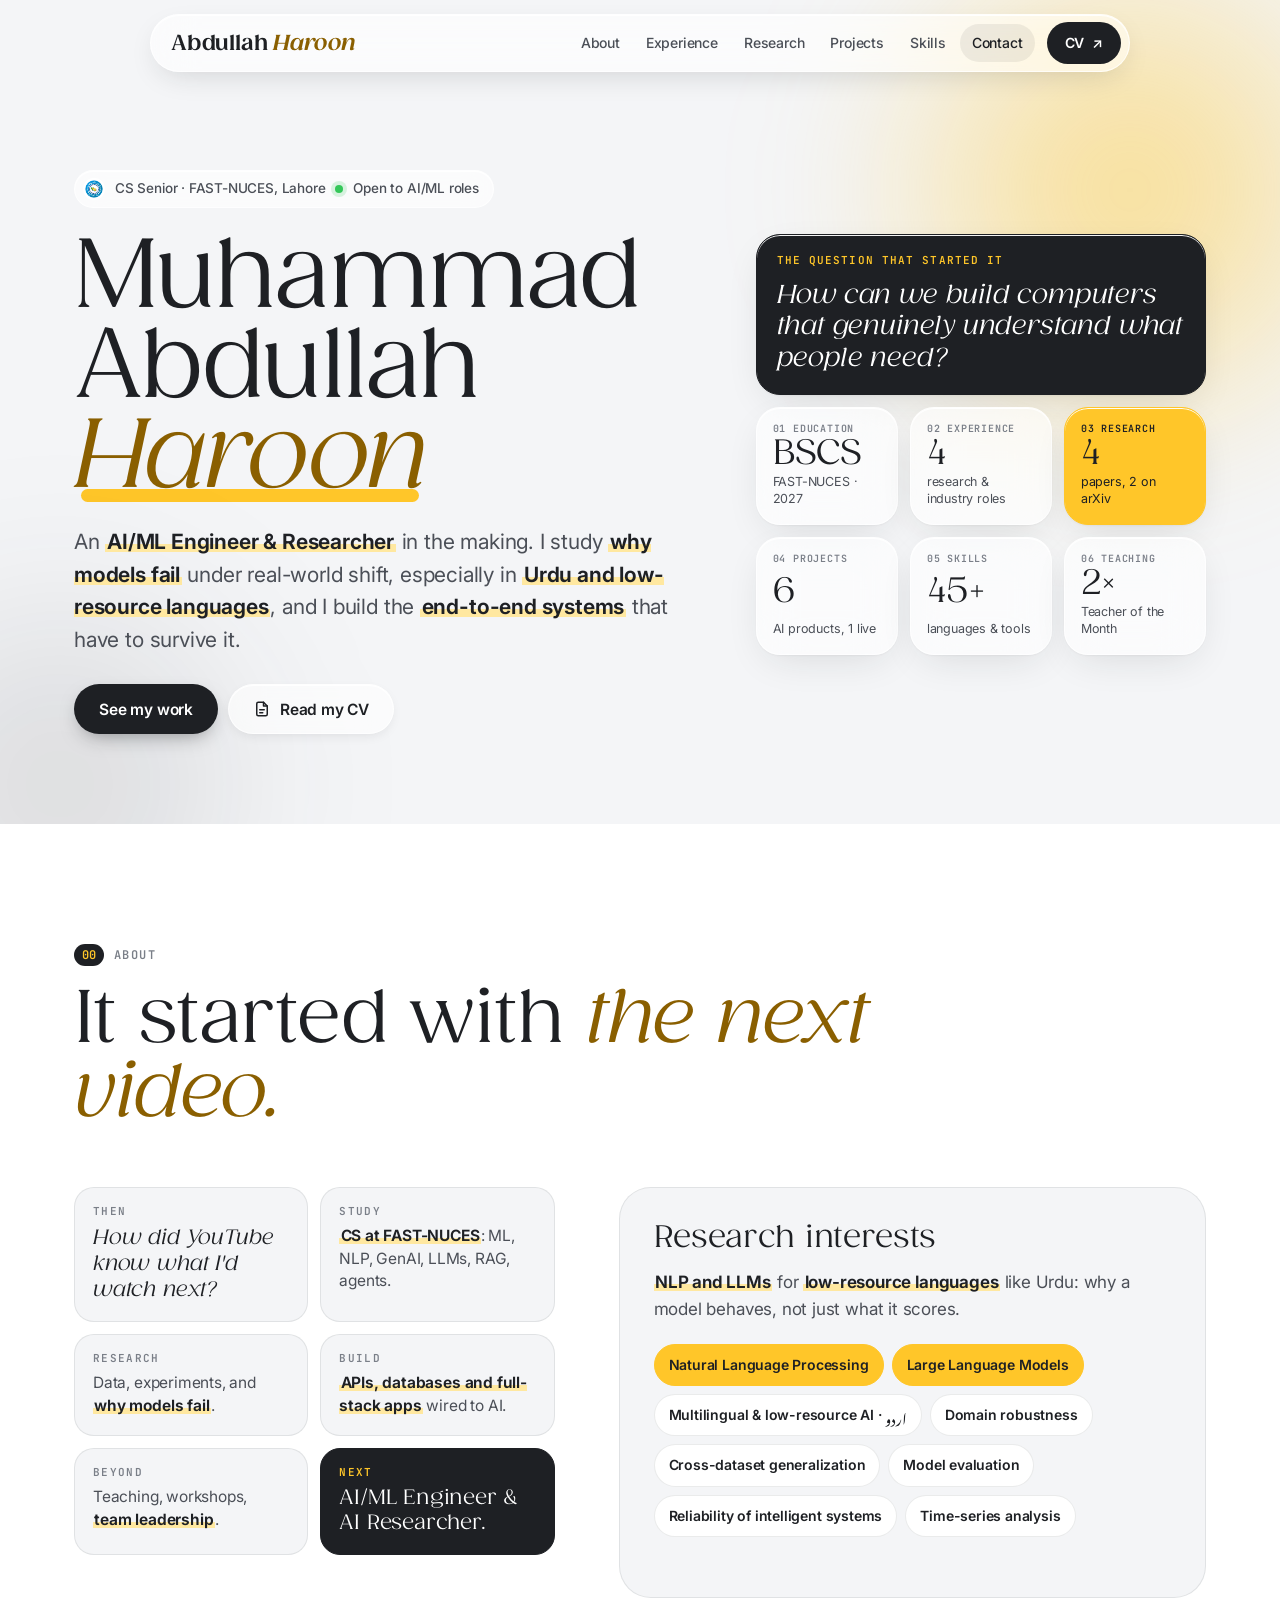
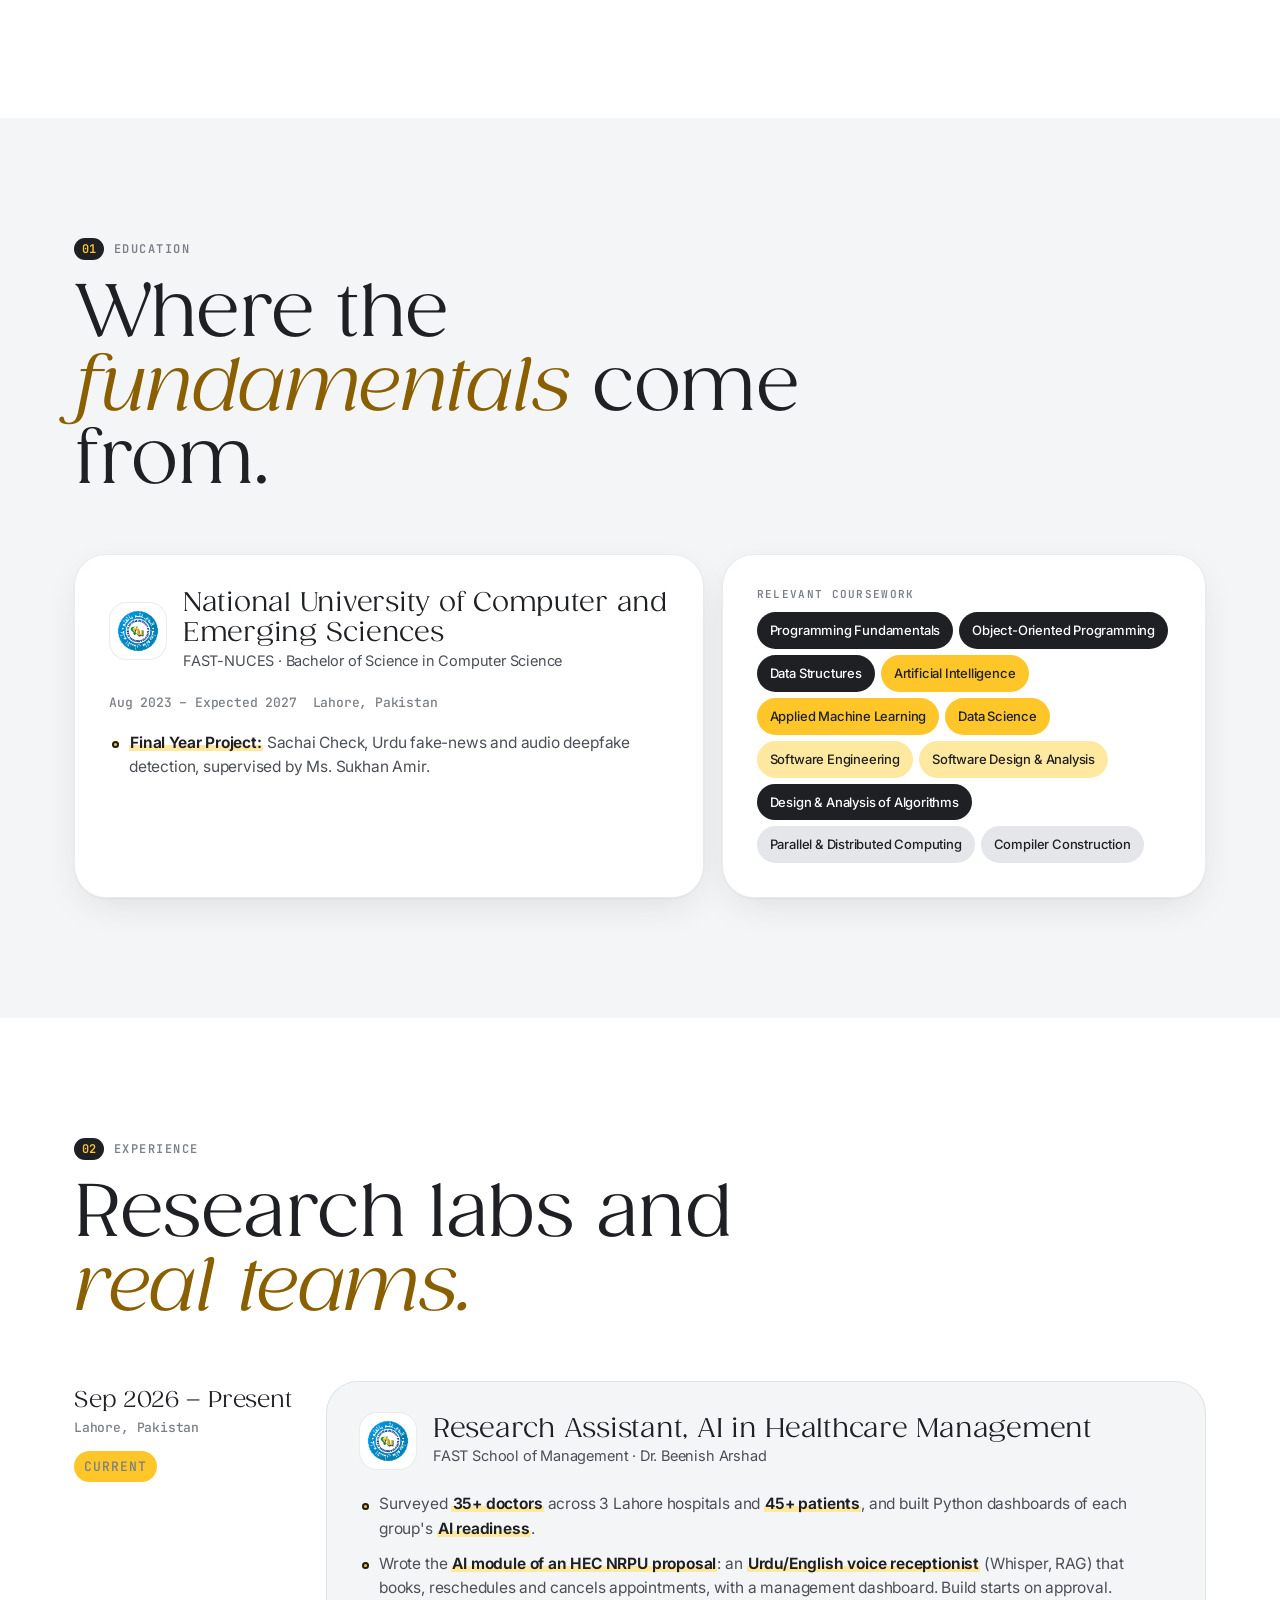
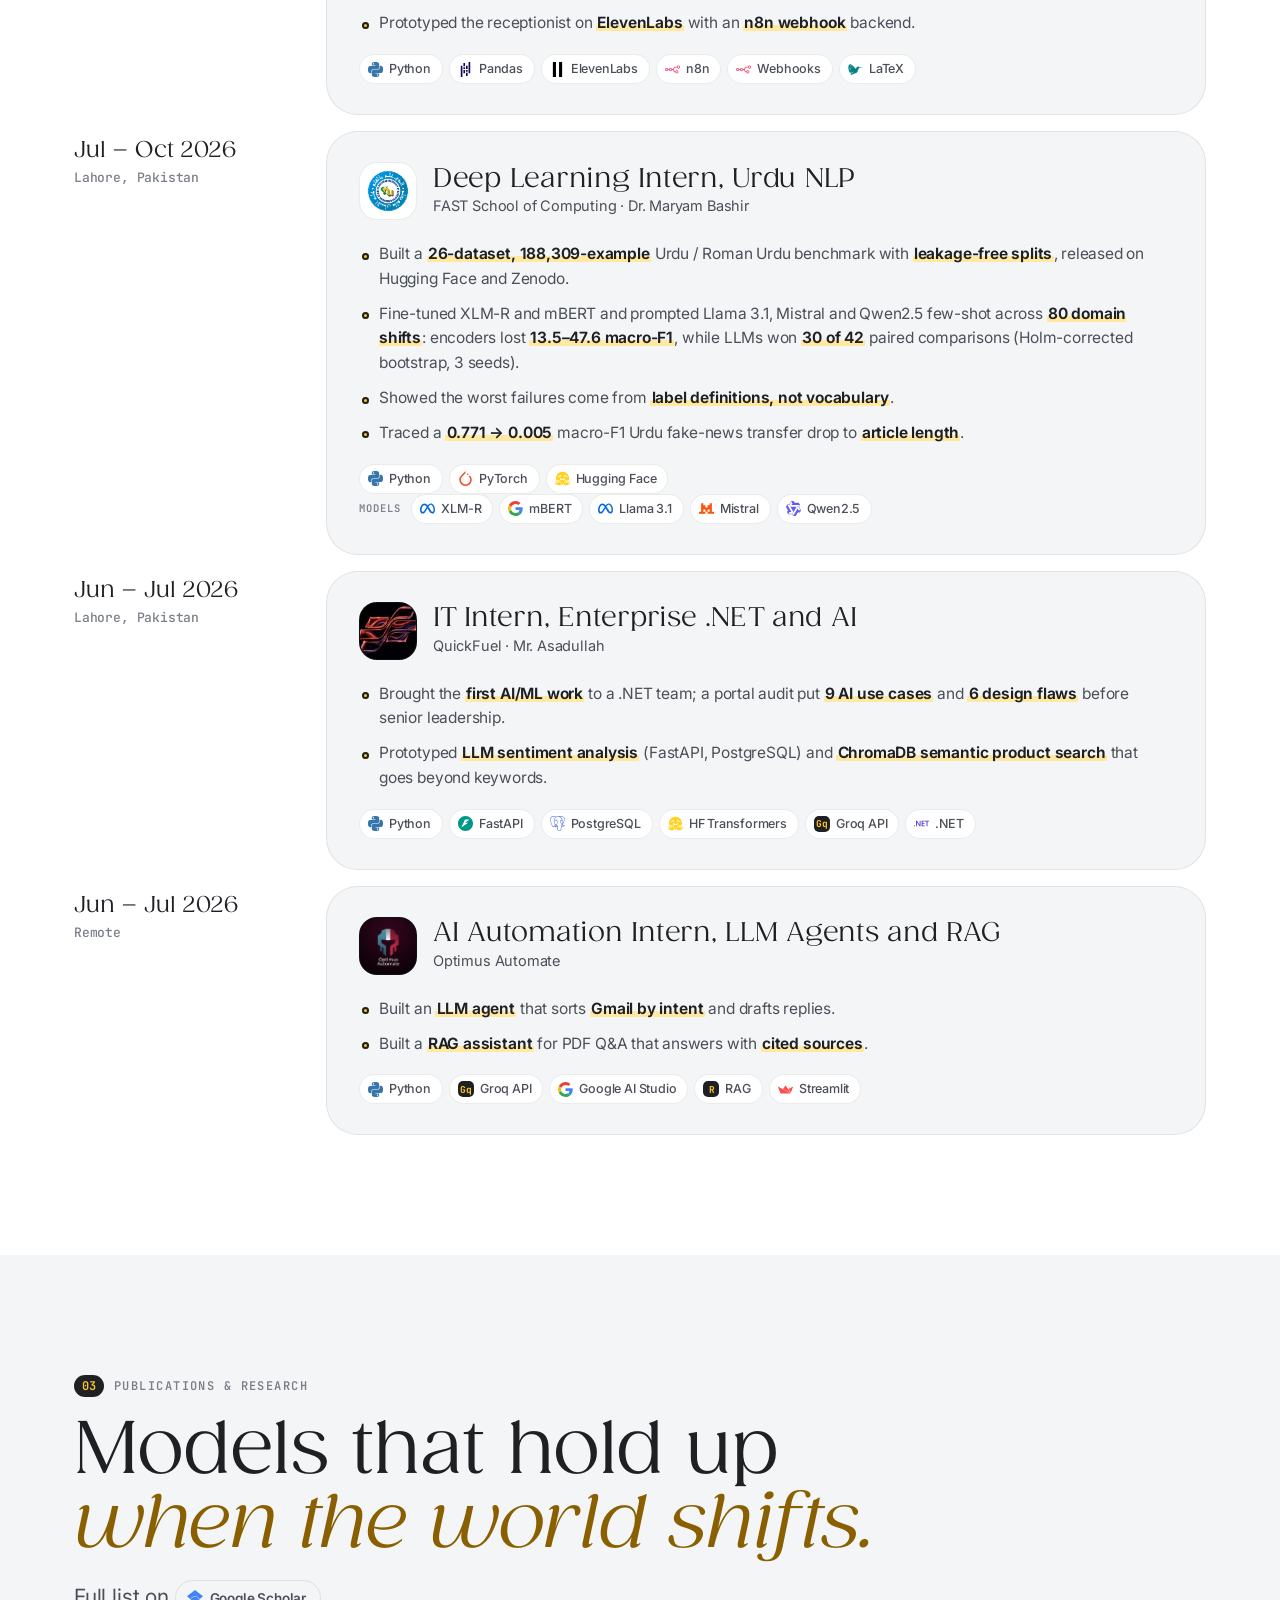
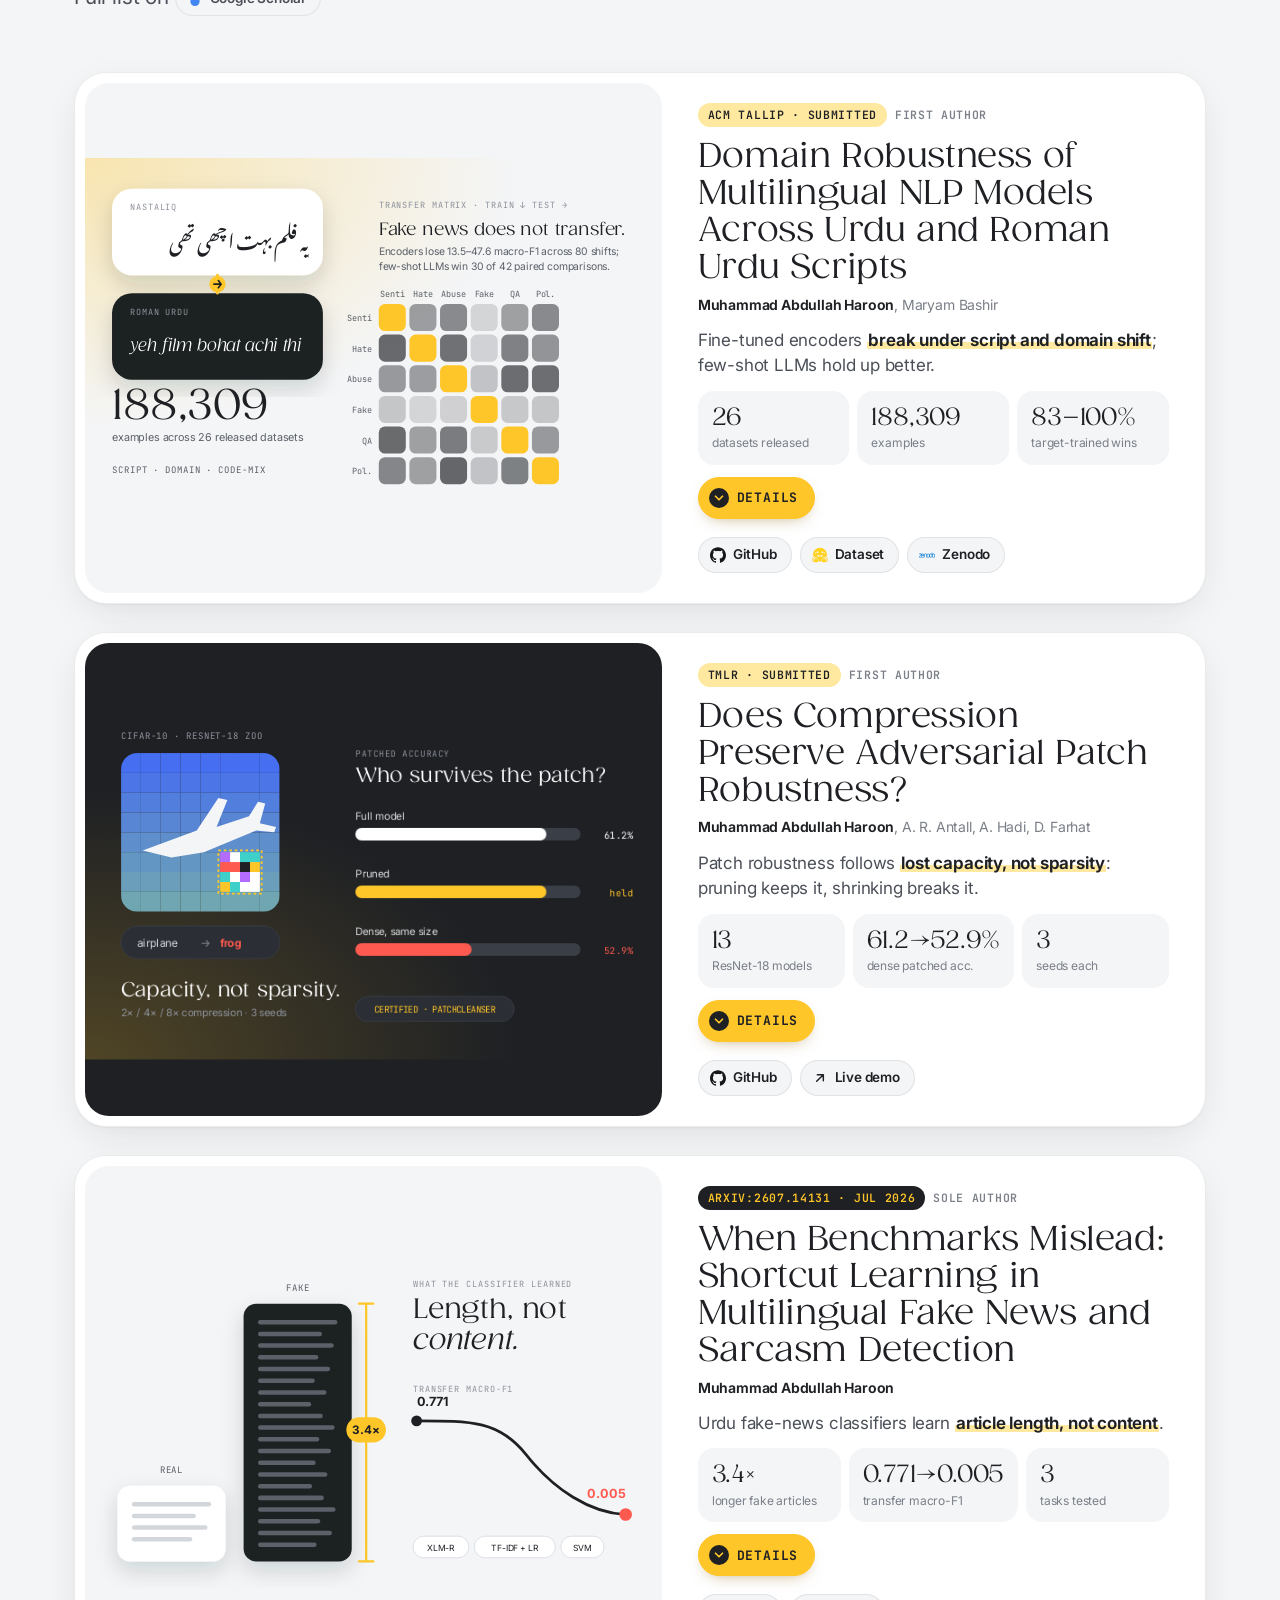
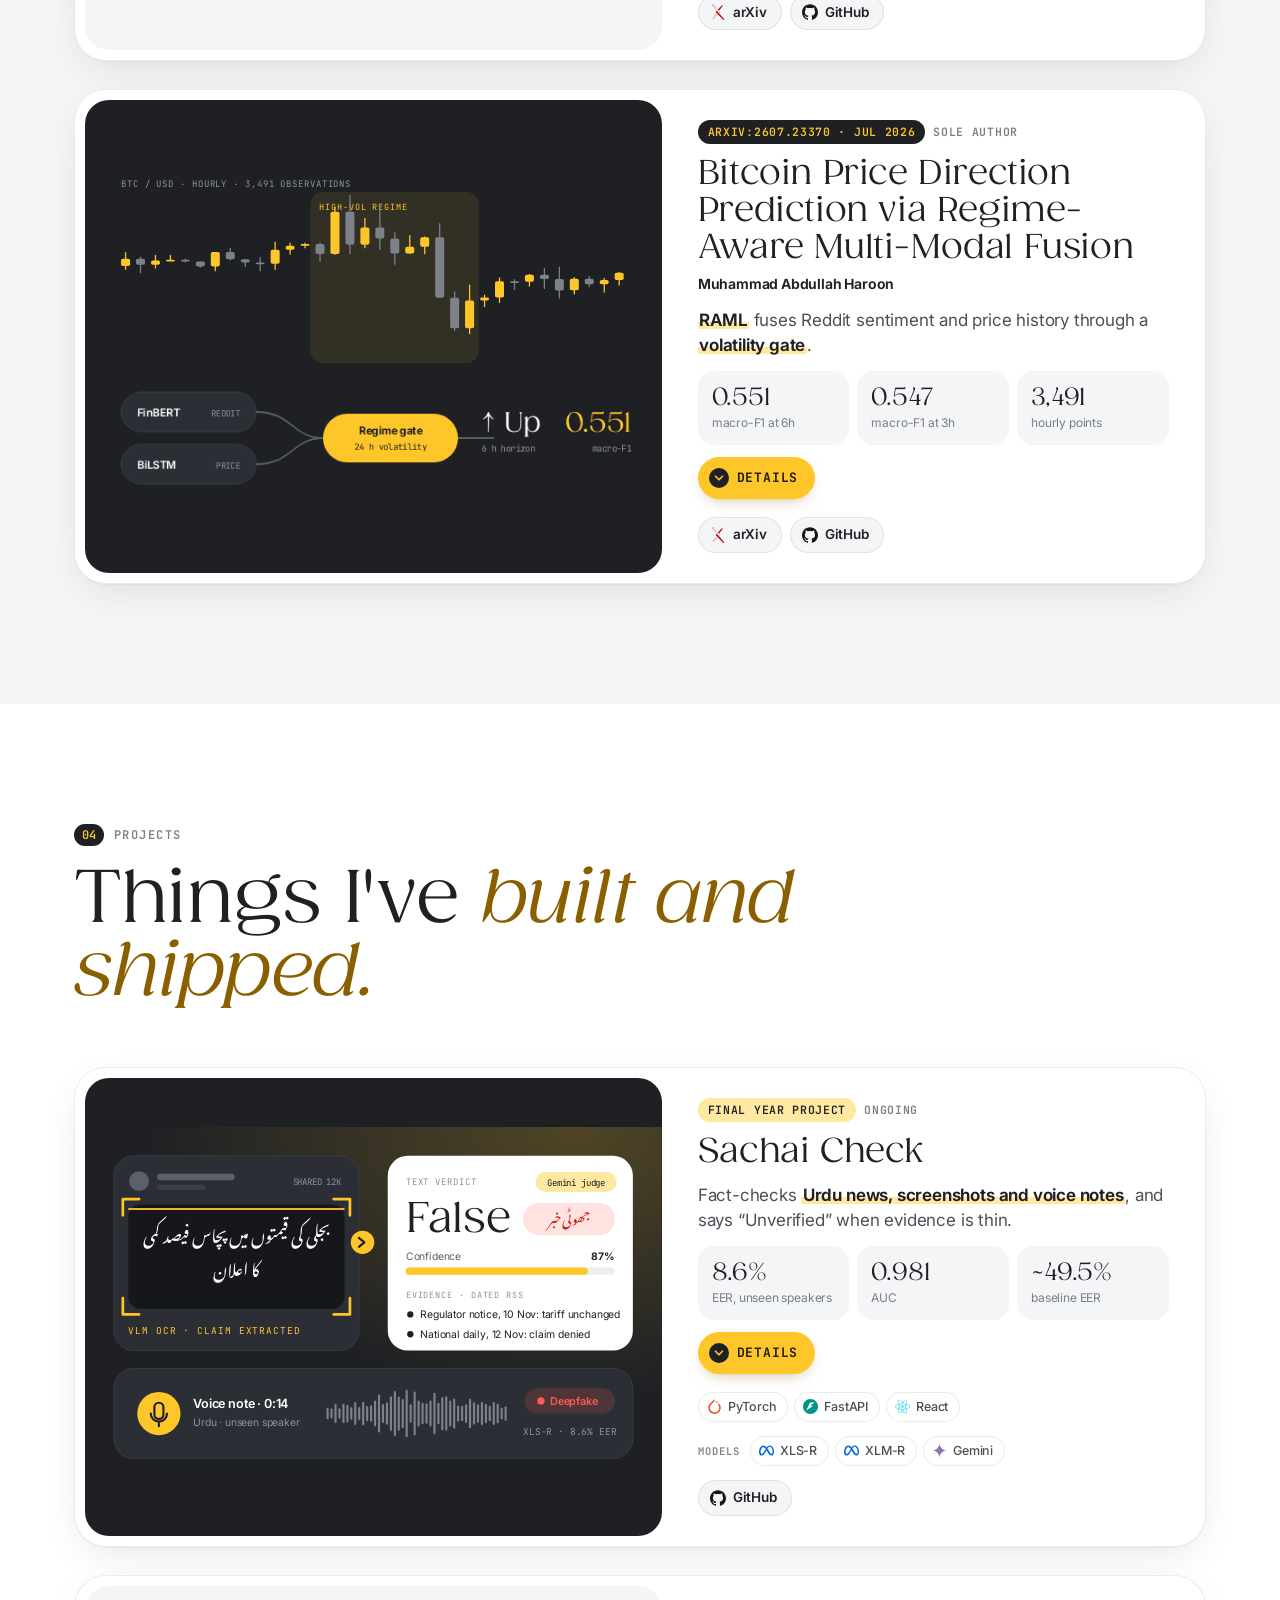
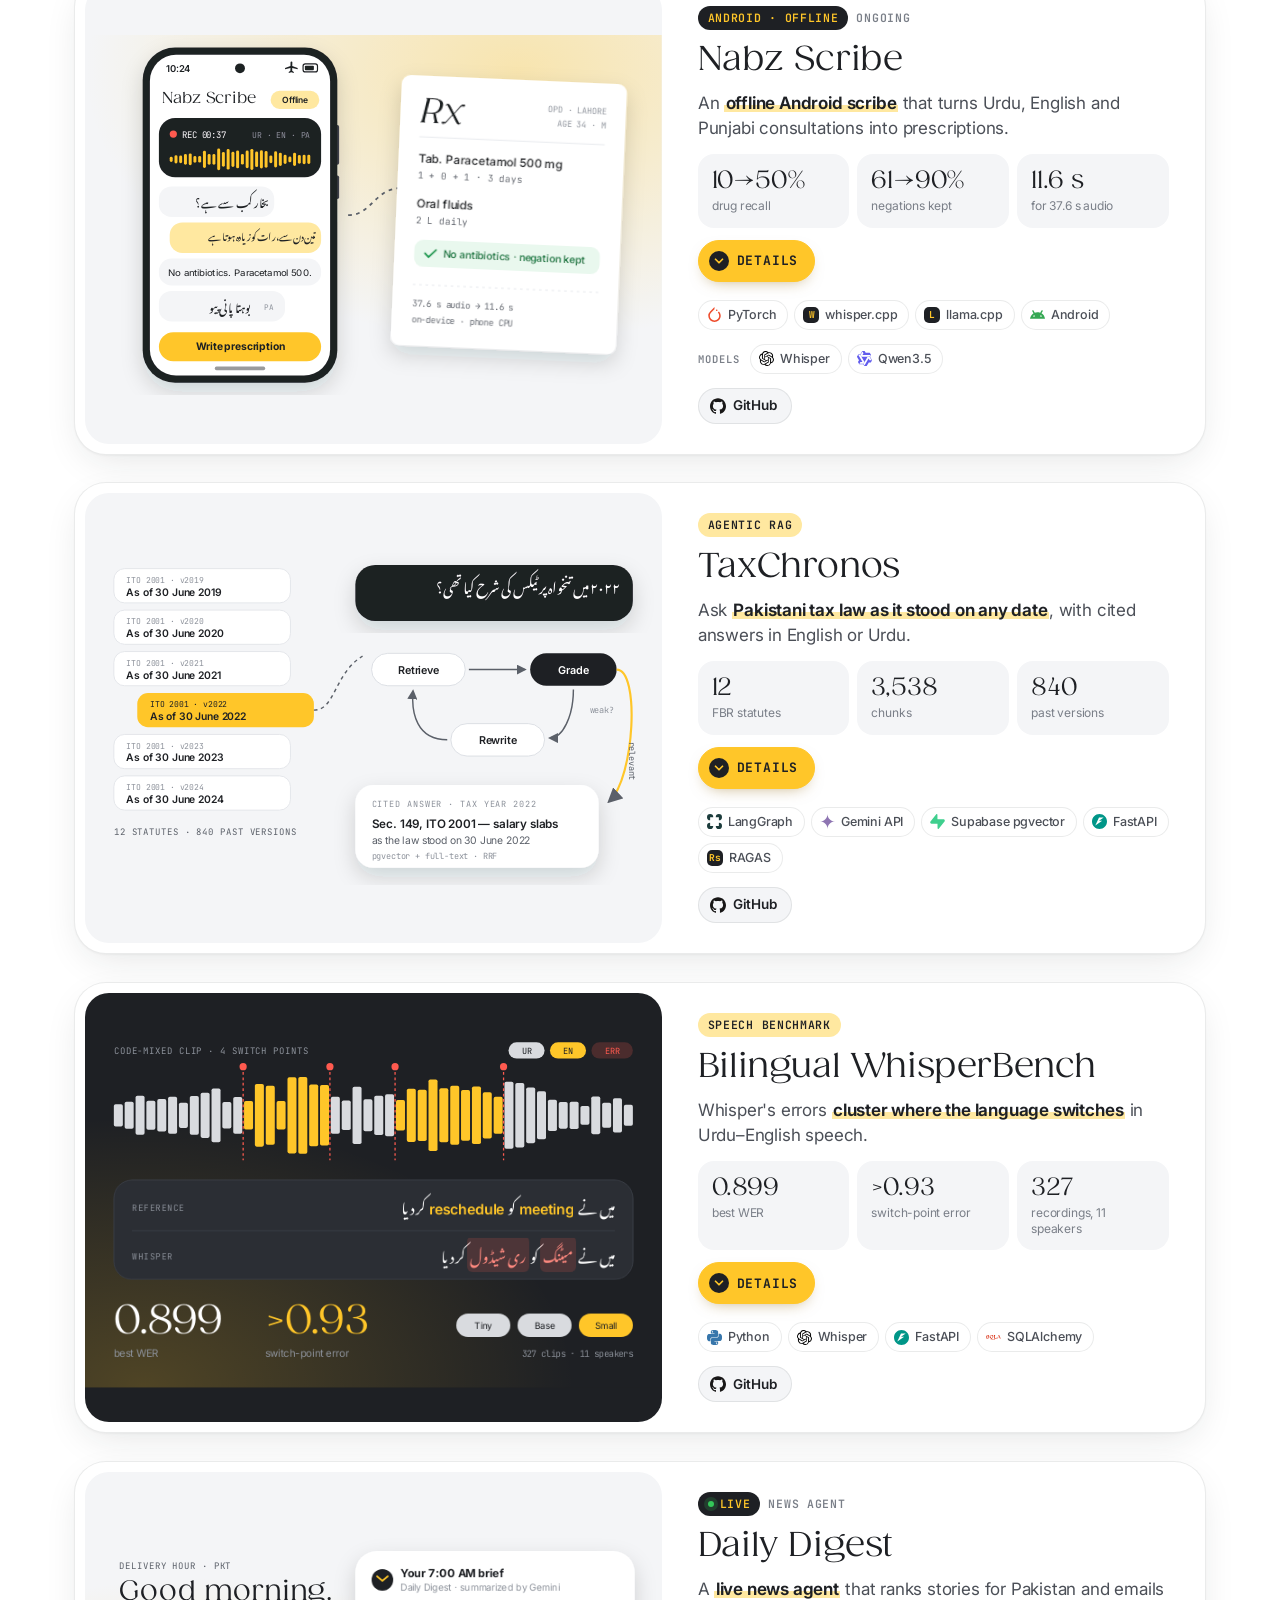
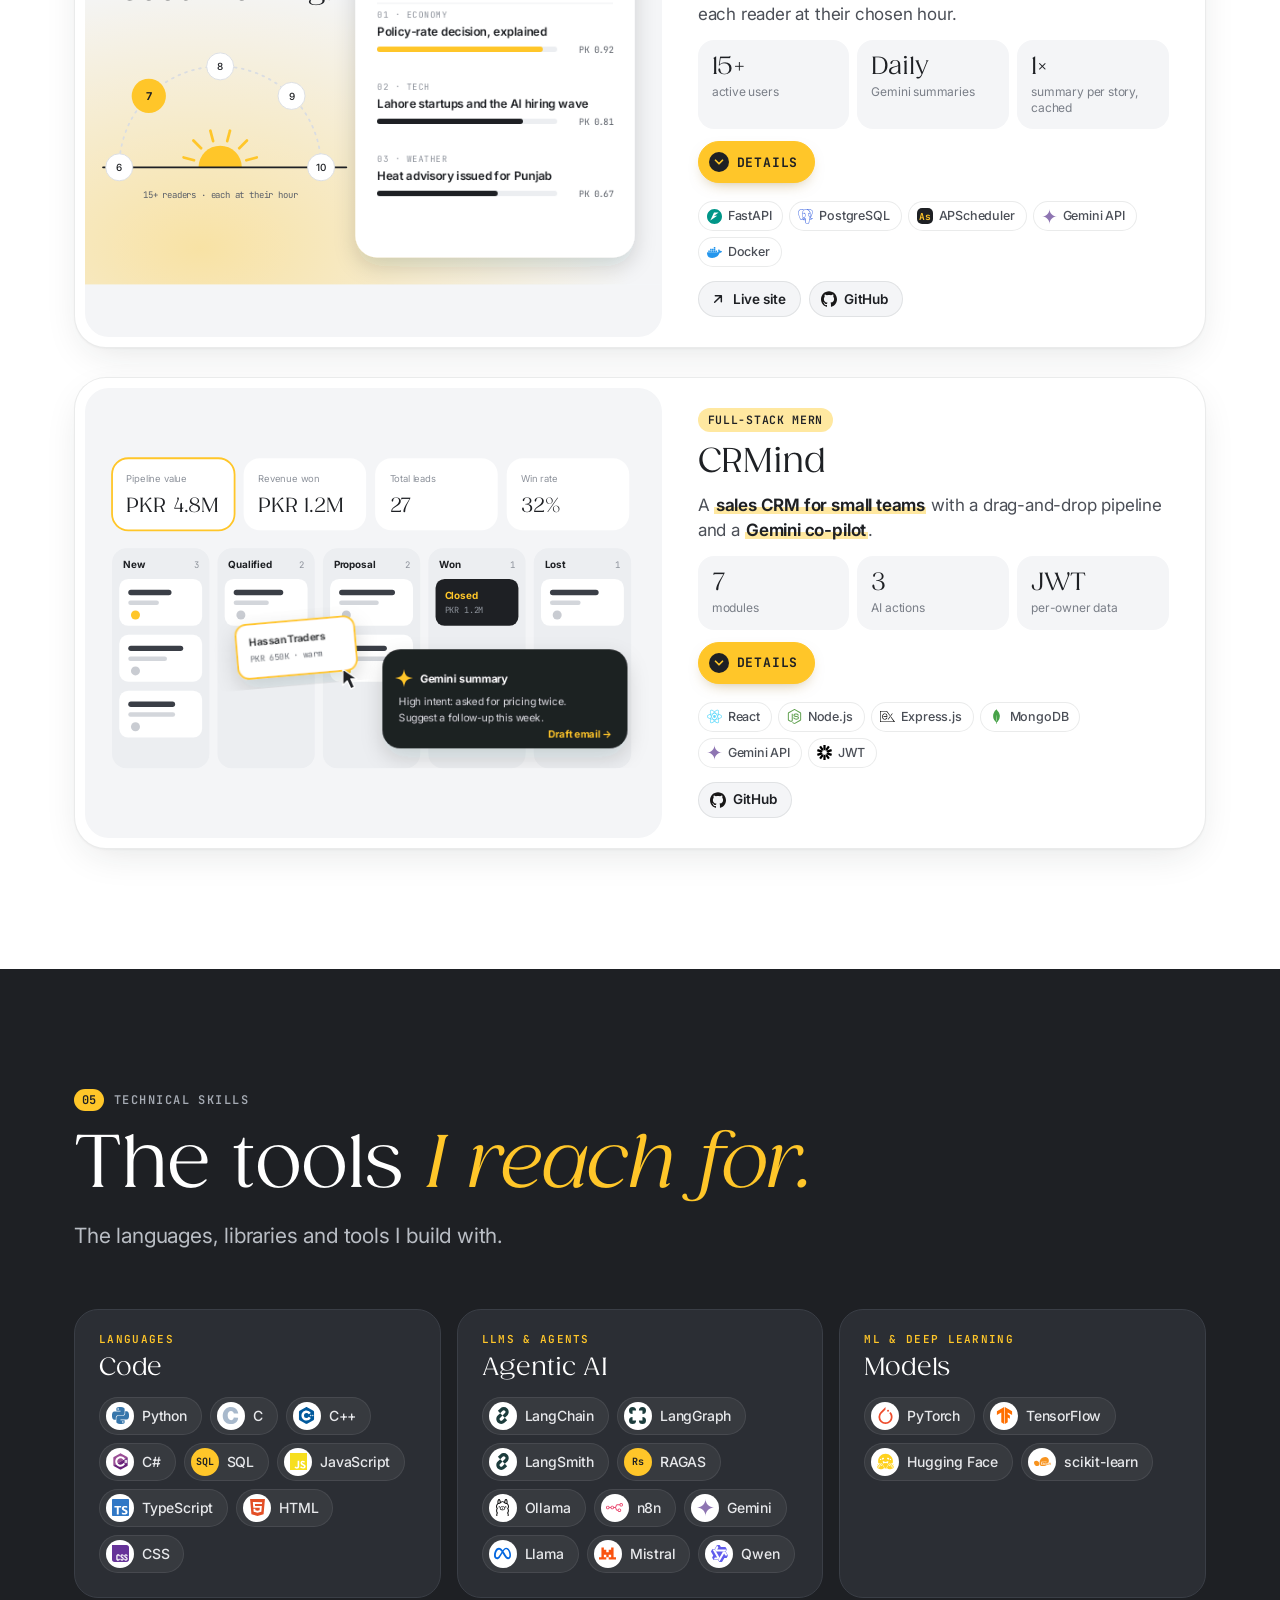
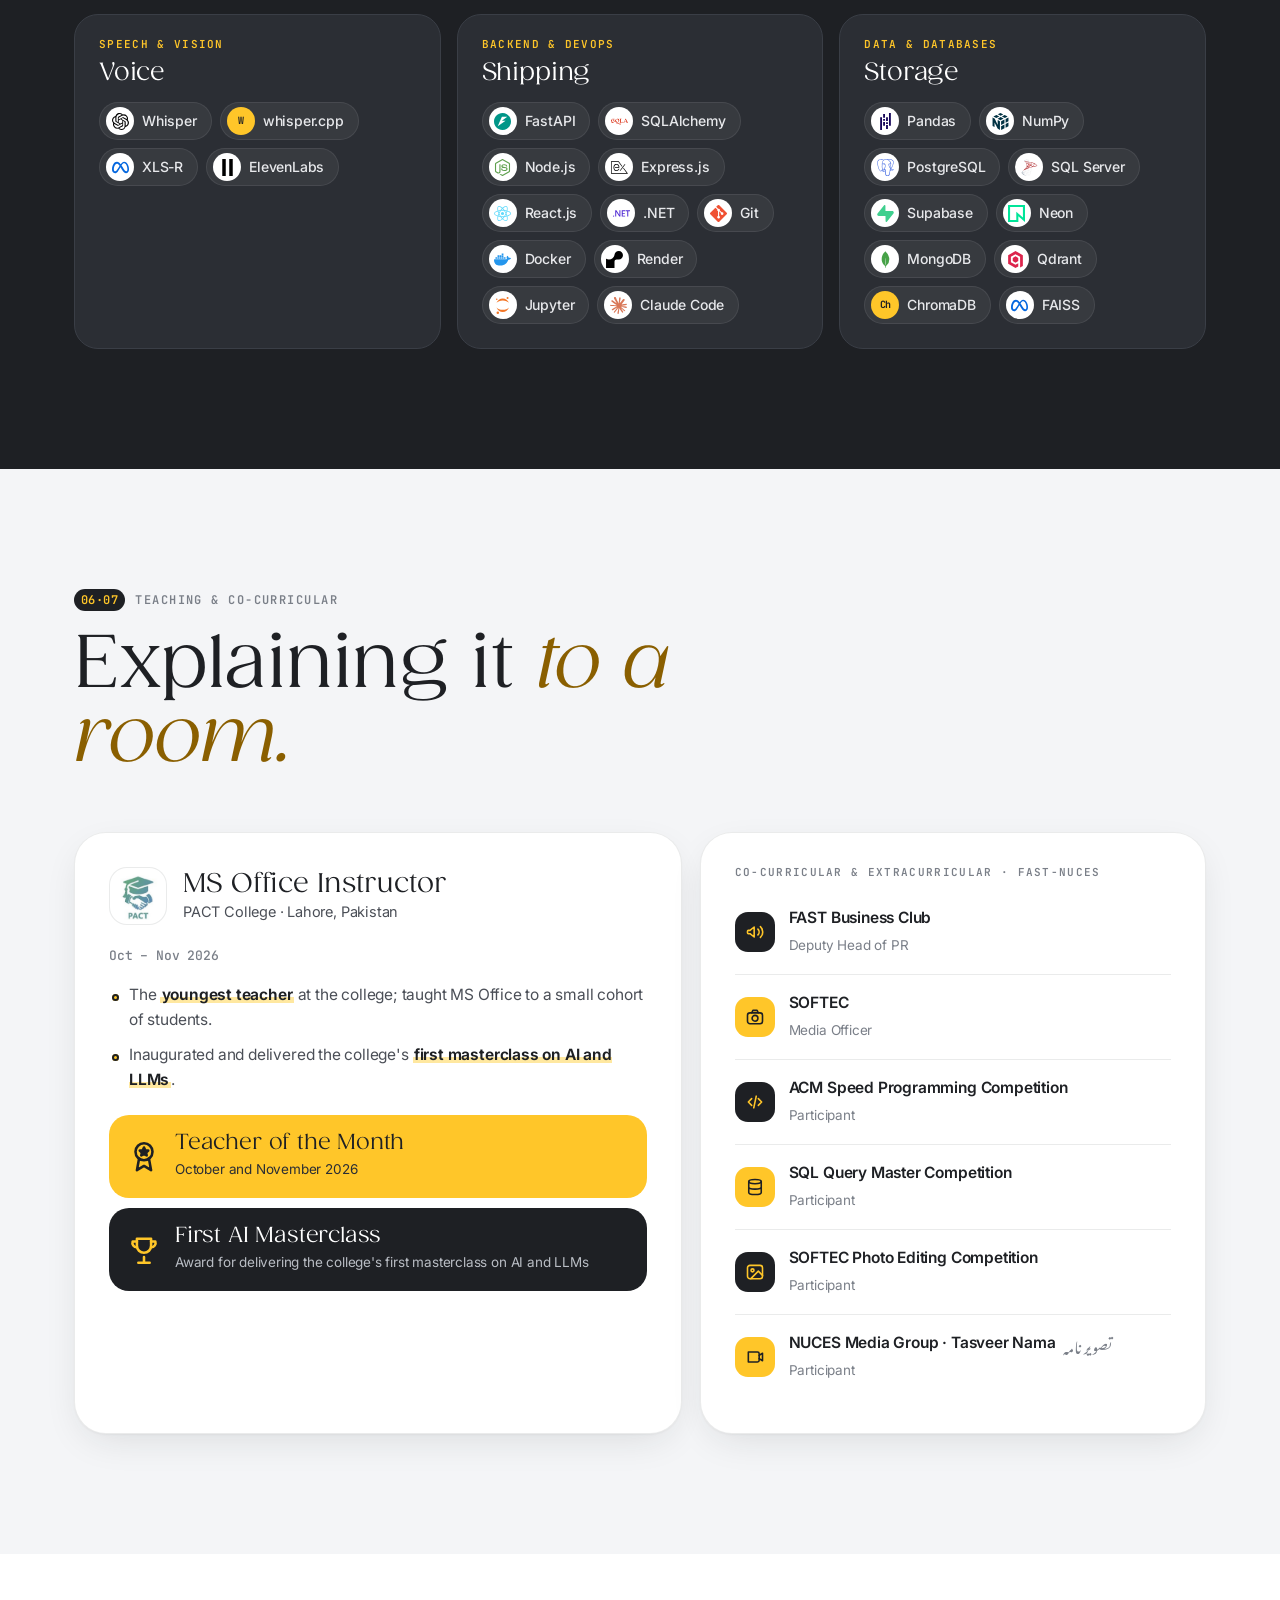
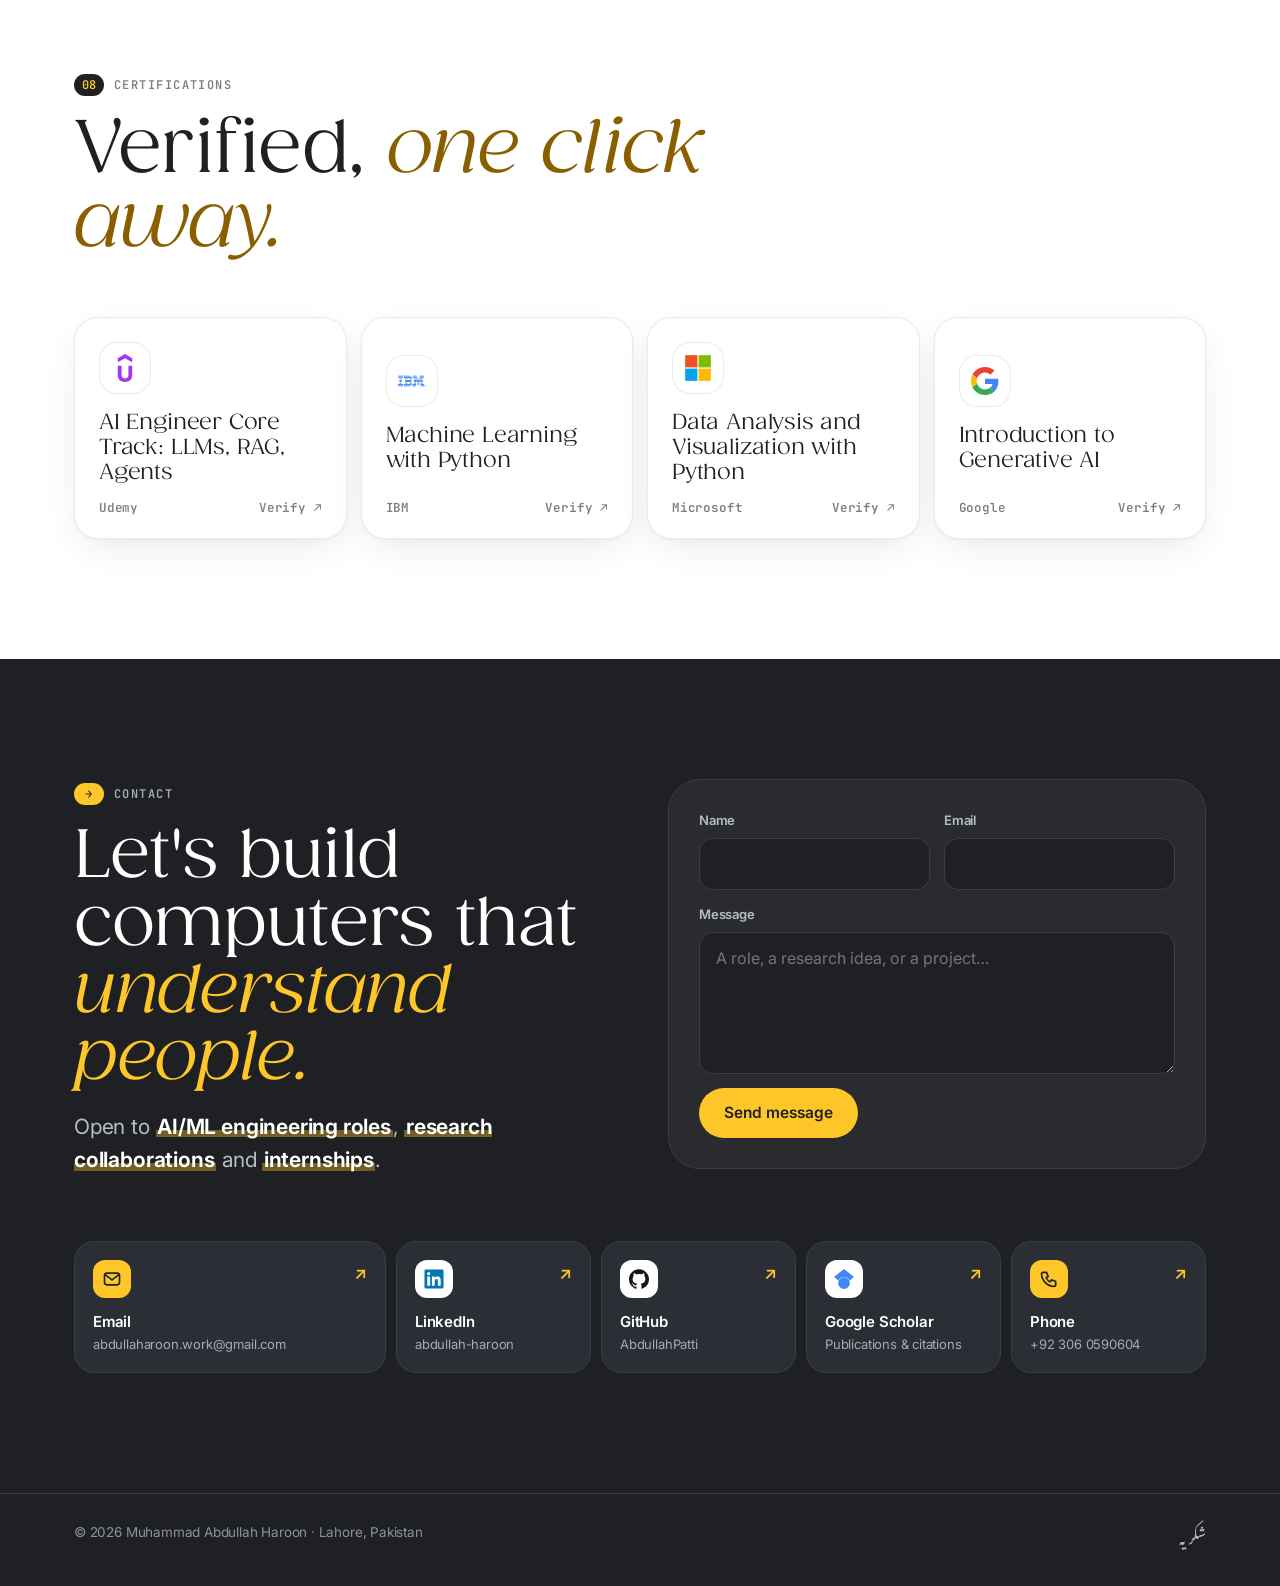
<file: index.html>
<!DOCTYPE html>
<html lang="en">
<head>
  <meta charset="UTF-8">
  <meta name="viewport" content="width=device-width, initial-scale=1, viewport-fit=cover">
  <title>Abdullah Haroon</title>
  <meta name="description" content="Muhammad Abdullah Haroon: CS senior at FAST-NUCES, Lahore. AI/ML engineer and researcher working on NLP, LLMs, multilingual and low-resource AI, and end-to-end AI systems.">
  <meta property="og:title" content="Muhammad Abdullah Haroon · AI/ML Engineer & Researcher">
  <meta property="og:description" content="NLP and LLM research on Urdu and low-resource languages, plus end-to-end AI systems that ship.">
  <meta property="og:type" content="website">
  <meta name="theme-color" content="#F4F5F7">
  <link rel="icon" href="assets/favicon.svg" type="image/svg+xml">
  <link rel="preconnect" href="https://fonts.googleapis.com">
  <link rel="preconnect" href="https://fonts.gstatic.com" crossorigin>
  <link href="https://fonts.googleapis.com/css2?family=Inter:wght@400;500;600;700&family=JetBrains+Mono:wght@500;600;700&family=Noto+Nastaliq+Urdu:wght@400;600&display=swap" rel="stylesheet">
  <link rel="preload" href="fonts/web/gazpacho-regular.woff2" as="font" type="font/woff2" crossorigin>
  <link rel="stylesheet" href="css/style.css">
  <script>document.documentElement.classList.add('js')</script>
</head>
<body>
  <a class="skip" href="#main">Skip to content</a>

  <header class="nav" id="nav">
    <div class="nav__bar">
      <a class="brand" href="#top" aria-label="Abdullah Haroon, home">Abdullah <span>Haroon</span></a>
      <nav class="nav__links" aria-label="Primary">
        <a href="#about">About</a>
        <a href="#experience">Experience</a>
        <a href="#research">Research</a>
        <a href="#projects">Projects</a>
        <a href="#skills">Skills</a>
        <a href="#contact">Contact</a>
      </nav>
      <a class="nav__cv" href="Abdullah_Haroon_CV.pdf" target="_blank" rel="noopener">CV <span aria-hidden="true">↗</span></a>
      <button class="nav__toggle" id="nav-toggle" type="button" aria-label="Menu" aria-expanded="false" aria-controls="menu"><span></span><span></span></button>
    </div>
  </header>
  <nav class="menu" id="menu" aria-label="Mobile">
    <a href="#about">About</a><a href="#education">Education</a><a href="#experience">Experience</a><a href="#research">Research</a>
    <a href="#projects">Projects</a><a href="#skills">Skills</a><a href="#teaching">Teaching</a><a href="#certifications">Certifications</a><a href="#contact">Contact</a>
  </nav>

  <main id="main">
    <!-- ============ HERO ============ -->
    <section class="hero" id="top">
      <div class="wrap hero__grid">
        <div>
          <span class="hero__kicker reveal"><img src="Fast-University-Logo.png" alt="" width="22" height="22">CS Senior · FAST-NUCES, Lahore <span class="dot" aria-hidden="true"></span>Open to AI/ML roles</span>
          <h1 class="reveal">Muhammad<br>Abdullah <span class="u"><em>Haroon</em></span></h1>
          <p class="lead reveal">An <b>AI/ML Engineer &amp; Researcher</b> in the making. I study <b>why models fail</b> under real-world shift, especially in <b>Urdu and low-resource languages</b>, and I build the <b>end-to-end systems</b> that have to survive it.</p>
          <div class="hero__actions reveal">
            <a class="btn btn--dark" href="#projects">See my work</a>
            <a class="btn btn--glass" href="Abdullah_Haroon_CV.pdf" target="_blank" rel="noopener">
              <svg viewBox="0 0 24 24" fill="none" stroke="currentColor" stroke-width="2" stroke-linecap="round" stroke-linejoin="round" aria-hidden="true"><path d="M14 3H7a2 2 0 0 0-2 2v14a2 2 0 0 0 2 2h10a2 2 0 0 0 2-2V8z"/><path d="M14 3v5h5M9 13h6M9 17h4"/></svg>Read my CV</a>
          </div>
        </div>
        <nav class="widgets reveal" aria-label="Everything at a glance">
          <div class="widget widget--wide"><small>The question that started it</small><p>How can we build computers that genuinely understand what people need?</p></div>
          <a class="widget" href="#education"><small>01 Education</small><strong>BSCS</strong><span>FAST-NUCES · 2027</span></a>
          <a class="widget" href="#experience"><small>02 Experience</small><strong>4</strong><span>research &amp; industry roles</span></a>
          <a class="widget widget--sun" href="#research"><small>03 Research</small><strong>4</strong><span>papers, 2 on arXiv</span></a>
          <a class="widget" href="#projects"><small>04 Projects</small><strong>6</strong><span>AI products, 1 live</span></a>
          <a class="widget" href="#skills"><small>05 Skills</small><strong>45+</strong><span>languages &amp; tools</span></a>
          <a class="widget" href="#teaching"><small>06 Teaching</small><strong>2×</strong><span>Teacher of the Month</span></a>
        </nav>
      </div>
    </section>

    <!-- ============ ABOUT ============ -->
    <section class="section section--white" id="about">
      <div class="wrap">
        <div class="head"><span class="eyebrow reveal" data-n="00">About</span>
          <h2 class="h2 reveal">It started with <em>the next video.</em></h2></div>
        <div class="about">
          <ol class="journey reveal">
            <li><span>Then</span><p>How did YouTube know <b>what I'd watch next?</b></p></li>
            <li><span>Study</span><p><b>CS at FAST-NUCES</b>: ML, NLP, GenAI, LLMs, RAG, agents.</p></li>
            <li><span>Research</span><p>Data, experiments, and <b>why models fail</b>.</p></li>
            <li><span>Build</span><p><b>APIs, databases and full-stack apps</b> wired to AI.</p></li>
            <li><span>Beyond</span><p>Teaching, workshops, <b>team leadership</b>.</p></li>
            <li class="goal"><span>Next</span><p>AI/ML Engineer &amp; AI Researcher.</p></li>
          </ol>
          <div class="panel reveal">
            <h3>Research interests</h3>
            <p><b>NLP and LLMs</b> for <b>low-resource languages</b> like Urdu: why a model behaves, not just what it scores.</p>
            <ul class="interests">
              <li class="hot">Natural Language Processing</li><li class="hot">Large Language Models</li>
              <li>Multilingual &amp; low-resource AI · <span class="ur" lang="ur">اردو</span></li>
              <li>Domain robustness</li><li>Cross-dataset generalization</li><li>Model evaluation</li>
              <li>Reliability of intelligent systems</li><li>Time-series analysis</li>
            </ul>
          </div>
        </div>
      </div>
    </section>

    <!-- ============ 01 EDUCATION ============ -->
    <section class="section" id="education">
      <div class="wrap">
        <div class="head"><span class="eyebrow reveal" data-n="01">Education</span>
          <h2 class="h2 reveal">Where the <em>fundamentals</em> come from.</h2></div>
        <div class="edu">
          <article class="card reveal">
            <div class="org"><span class="org__logo"><img src="Fast-University-Logo.png" alt="FAST-NUCES logo" width="44" height="44"></span>
              <div><h3>National University of Computer and Emerging Sciences</h3><p>FAST-NUCES · Bachelor of Science in Computer Science</p></div></div>
            <div class="meta"><span>Aug 2023 – Expected 2027</span><span>Lahore, Pakistan</span></div>
            <ul class="bul"><li><b>Final Year Project:</b> Sachai Check, Urdu fake-news and audio deepfake detection, supervised by Ms. Sukhan Amir.</li></ul>
          </article>
          <article class="card reveal">
            <span class="kv" style="margin-top:0">Relevant coursework</span>
            <div class="course"><span class="c-core">Programming Fundamentals</span><span class="c-core">Object-Oriented Programming</span><span class="c-core">Data Structures</span><span class="c-ai">Artificial Intelligence</span><span class="c-ai">Applied Machine Learning</span><span class="c-ai">Data Science</span><span class="c-sw">Software Engineering</span><span class="c-sw">Software Design &amp; Analysis</span><span class="c-core">Design &amp; Analysis of Algorithms</span><span class="c-sys">Parallel &amp; Distributed Computing</span><span class="c-sys">Compiler Construction</span></div>
          </article>
        </div>
      </div>
    </section>

    <!-- ============ 02 EXPERIENCE ============ -->
    <section class="section section--white" id="experience">
      <div class="wrap">
        <div class="head"><span class="eyebrow reveal" data-n="02">Experience</span>
          <h2 class="h2 reveal">Research labs and <em>real teams.</em></h2></div>
        <div class="xp">
          <article class="xp__item reveal">
            <div class="xp__when"><strong>Sep 2026 – Present</strong><span>Lahore, Pakistan</span><br><span class="badge">Current</span></div>
            <div class="card">
              <div class="org"><span class="org__logo"><img src="Fast-University-Logo.png" alt="" width="44" height="44"></span>
                <div><h3>Research Assistant, AI in Healthcare Management</h3><p>FAST School of Management · Dr. Beenish Arshad</p></div></div>
              <ul class="bul">
                <li>Surveyed <b>35+ doctors</b> across 3 Lahore hospitals and <b>45+ patients</b>, and built Python dashboards of each group's <b>AI readiness</b>.</li>
                <li>Wrote the <b>AI module of an HEC NRPU proposal</b>: an <b>Urdu/English voice receptionist</b> (Whisper, RAG) that books, reschedules and cancels appointments, with a management dashboard. Build starts on approval.</li>
                <li>Prototyped the receptionist on <b>ElevenLabs</b> with an <b>n8n webhook</b> backend.</li>
              </ul>
              <div class="tags"><span class="tag"><img src="assets/logos/python.svg" alt="" width="16" height="16" loading="lazy">Python</span><span class="tag"><img src="assets/logos/pandas.svg" alt="" width="16" height="16" loading="lazy">Pandas</span><span class="tag"><img src="assets/logos/elevenlabs.svg" alt="" width="16" height="16" loading="lazy">ElevenLabs</span><span class="tag"><img src="assets/logos/n8n.svg" alt="" width="16" height="16" loading="lazy">n8n</span><span class="tag"><img src="assets/logos/n8n.svg" alt="" width="16" height="16" loading="lazy">Webhooks</span><span class="tag"><img src="assets/logos/latex.svg" alt="" width="16" height="16" loading="lazy">LaTeX</span></div>
            </div>
          </article>
          <article class="xp__item reveal">
            <div class="xp__when"><strong>Jul – Oct 2026</strong><span>Lahore, Pakistan</span></div>
            <div class="card">
              <div class="org"><span class="org__logo"><img src="Fast-University-Logo.png" alt="" width="44" height="44"></span>
                <div><h3>Deep Learning Intern, Urdu NLP</h3><p>FAST School of Computing · Dr. Maryam Bashir</p></div></div>
              <ul class="bul">
                <li>Built a <b>26-dataset, 188,309-example</b> Urdu / Roman Urdu benchmark with <b>leakage-free splits</b>, released on Hugging Face and Zenodo.</li>
                <li>Fine-tuned XLM-R and mBERT and prompted Llama 3.1, Mistral and Qwen2.5 few-shot across <b>80 domain shifts</b>: encoders lost <b>13.5–47.6 macro-F1</b>, while LLMs won <b>30 of 42</b> paired comparisons (Holm-corrected bootstrap, 3 seeds).</li>
                <li>Showed the worst failures come from <b>label definitions, not vocabulary</b>.</li>
                <li>Traced a <b>0.771 → 0.005</b> macro-F1 Urdu fake-news transfer drop to <b>article length</b>.</li>
              </ul>
              <div class="tags"><span class="tag"><img src="assets/logos/python.svg" alt="" width="16" height="16" loading="lazy">Python</span><span class="tag"><img src="assets/logos/pytorch.svg" alt="" width="16" height="16" loading="lazy">PyTorch</span><span class="tag"><img src="assets/logos/huggingface.svg" alt="" width="16" height="16" loading="lazy">Hugging Face</span></div>
              <div class="tags tags--models"><em>Models</em><span class="tag"><img src="assets/logos/meta.svg" alt="" width="16" height="16" loading="lazy">XLM-R</span><span class="tag"><img src="assets/logos/google.svg" alt="" width="16" height="16" loading="lazy">mBERT</span><span class="tag"><img src="assets/logos/meta.svg" alt="" width="16" height="16" loading="lazy">Llama 3.1</span><span class="tag"><img src="assets/logos/mistral.svg" alt="" width="16" height="16" loading="lazy">Mistral</span><span class="tag"><img src="assets/logos/qwen.svg" alt="" width="16" height="16" loading="lazy">Qwen2.5</span></div>
            </div>
          </article>
          <article class="xp__item reveal">
            <div class="xp__when"><strong>Jun – Jul 2026</strong><span>Lahore, Pakistan</span></div>
            <div class="card">
              <div class="org"><span class="org__logo org__logo--img"><img src="assets/orgs/quickfuel.png" alt="QuickFuel logo"></span>
                <div><h3>IT Intern, Enterprise .NET and AI</h3><p>QuickFuel · Mr. Asadullah</p></div></div>
              <ul class="bul">
                <li>Brought the <b>first AI/ML work</b> to a .NET team; a portal audit put <b>9 AI use cases</b> and <b>6 design flaws</b> before senior leadership.</li>
                <li>Prototyped <b>LLM sentiment analysis</b> (FastAPI, PostgreSQL) and <b>ChromaDB semantic product search</b> that goes beyond keywords.</li>
              </ul>
              <div class="tags"><span class="tag"><img src="assets/logos/python.svg" alt="" width="16" height="16" loading="lazy">Python</span><span class="tag"><img src="assets/logos/fastapi.svg" alt="" width="16" height="16" loading="lazy">FastAPI</span><span class="tag"><img src="assets/logos/postgresql.svg" alt="" width="16" height="16" loading="lazy">PostgreSQL</span><span class="tag"><img src="assets/logos/huggingface.svg" alt="" width="16" height="16" loading="lazy">HF Transformers</span><span class="tag"><i class="mg" aria-hidden="true">Gq</i>Groq API</span><span class="tag"><img src="assets/logos/dotnet.svg" alt="" width="16" height="16" loading="lazy">.NET</span></div>
            </div>
          </article>
          <article class="xp__item reveal">
            <div class="xp__when"><strong>Jun – Jul 2026</strong><span>Remote</span></div>
            <div class="card">
              <div class="org"><span class="org__logo org__logo--img"><img src="assets/orgs/optimus.png" alt="Optimus Automate logo"></span>
                <div><h3>AI Automation Intern, LLM Agents and RAG</h3><p>Optimus Automate</p></div></div>
              <ul class="bul">
                <li>Built an <b>LLM agent</b> that sorts <b>Gmail by intent</b> and drafts replies.</li>
                <li>Built a <b>RAG assistant</b> for PDF Q&amp;A that answers with <b>cited sources</b>.</li>
              </ul>
              <div class="tags"><span class="tag"><img src="assets/logos/python.svg" alt="" width="16" height="16" loading="lazy">Python</span><span class="tag"><i class="mg" aria-hidden="true">Gq</i>Groq API</span><span class="tag"><img src="assets/logos/google.svg" alt="" width="16" height="16" loading="lazy">Google AI Studio</span><span class="tag"><i class="mg" aria-hidden="true">R</i>RAG</span><span class="tag"><img src="assets/logos/streamlit.svg" alt="" width="16" height="16" loading="lazy">Streamlit</span></div>
            </div>
          </article>
        </div>
      </div>
    </section>

    <!-- ============ 03 RESEARCH ============ -->
    <section class="section" id="research">
      <div class="wrap">
        <div class="head"><span class="eyebrow reveal" data-n="03">Publications &amp; Research</span>
          <h2 class="h2 reveal">Models that hold up <em>when the world shifts.</em></h2>
          <p class="lead reveal">Full list on <a class="link" style="display:inline-flex;vertical-align:middle" href="https://scholar.google.com/citations?user=q7rxGekAAAAJ&amp;hl=en&amp;authuser=2" target="_blank" rel="noopener"><img src="assets/logos/googlescholar.svg" alt="">Google Scholar</a></p></div>
        <div class="stack">
          <article class="work work--wide" style="--i:0">
            <figure class="work__viz"><svg class="viz" viewBox="0 0 640 400" role="img" aria-label="The same Urdu sentence in Nastaliq and Roman script, above a train-to-test domain transfer matrix where fake news does not transfer" xmlns="http://www.w3.org/2000/svg">
<defs><filter id="rb-sh" x="-20%" y="-20%" width="140%" height="140%"><feDropShadow dx="0" dy="10" stdDeviation="12" flood-color="#1E2024" flood-opacity=".16"/></filter></defs><defs><radialGradient id="rb-g" cx="0%" cy="0%" r="75%"><stop offset="0" stop-color="#FFC629" stop-opacity="0.35"/><stop offset="1" stop-color="#FFC629" stop-opacity="0"/></radialGradient></defs>
<rect width="640" height="400" fill="#F4F5F7"/><rect width="640" height="400" fill="url(#rb-g)"/>
<g filter="url(#rb-sh)"><rect x="30" y="34" width="234" height="96" rx="22" fill="#FFFFFF"/></g>
<text x="50" y="58" class="m" font-size="9.5" fill="#8D929B" letter-spacing="1">NASTALIQ</text>
<foreignObject x="46" y="64" width="202" height="56"><div xmlns="http://www.w3.org/1999/xhtml" class="viz-ur" dir="rtl" lang="ur" style="font-size:22px;color:#1E2024;text-align:right;">یہ فلم بہت اچھی تھی</div></foreignObject>
<g filter="url(#rb-sh)"><rect x="30" y="150" width="234" height="96" rx="22" fill="#1E2024"/></g>
<text x="50" y="174" class="m" font-size="9.5" fill="#8D929B" letter-spacing="1">ROMAN URDU</text>
<text x="50" y="214" class="s" font-size="19" font-style="italic" fill="#FFFFFF" textLength="190" lengthAdjust="spacingAndGlyphs">yeh film bohat achi thi</text>
<path d="M147 130v20" stroke="#FFC629" stroke-width="3" stroke-linecap="round"/><circle cx="147" cy="140" r="9" fill="#FFC629"/><path d="M143 140h8M148 136l3 4-3 4" stroke="#1E2024" stroke-width="1.8" fill="none" stroke-linecap="round"/>
<text x="30" y="290" class="s" font-size="46" fill="#1E2024">188,309</text>
<text x="30" y="314" font-size="12" fill="#5B6069">examples across 26 released datasets</text>
<text x="30" y="350" class="m" font-size="10" fill="#5B6069" letter-spacing="1">SCRIPT · DOMAIN · CODE-MIX</text>
<text x="326" y="56" class="m" font-size="9.5" fill="#8D929B" letter-spacing="1">TRANSFER MATRIX · TRAIN ↓ TEST →</text>
<text x="326" y="86" class="s" font-size="19" fill="#1E2024">Fake news does not transfer.</text>
<text x="326" y="108" font-size="11.5" fill="#5B6069">Encoders lose 13.5–47.6 macro-F1 across 80 shifts;</text>
<text x="326" y="124" font-size="11.5" fill="#5B6069">few-shot LLMs win 30 of 42 paired comparisons.</text>
<text x="318" y="181" text-anchor="end" class="m" font-size="9.5" fill="#5B6069">Senti</text><text x="318" y="215" text-anchor="end" class="m" font-size="9.5" fill="#5B6069">Hate</text><text x="318" y="249" text-anchor="end" class="m" font-size="9.5" fill="#5B6069">Abuse</text><text x="318" y="283" text-anchor="end" class="m" font-size="9.5" fill="#5B6069">Fake</text><text x="318" y="317" text-anchor="end" class="m" font-size="9.5" fill="#5B6069">QA</text><text x="318" y="351" text-anchor="end" class="m" font-size="9.5" fill="#5B6069">Pol.</text><text x="341" y="154" text-anchor="middle" class="m" font-size="9.5" fill="#5B6069">Senti</text><text x="375" y="154" text-anchor="middle" class="m" font-size="9.5" fill="#5B6069">Hate</text><text x="409" y="154" text-anchor="middle" class="m" font-size="9.5" fill="#5B6069">Abuse</text><text x="443" y="154" text-anchor="middle" class="m" font-size="9.5" fill="#5B6069">Fake</text><text x="477" y="154" text-anchor="middle" class="m" font-size="9.5" fill="#5B6069">QA</text><text x="511" y="154" text-anchor="middle" class="m" font-size="9.5" fill="#5B6069">Pol.</text><rect x="326" y="162" width="30" height="30" rx="7" fill="#FFC629" fill-opacity="1"/><rect x="360" y="162" width="30" height="30" rx="7" fill="#1E2024" fill-opacity="0.41"/><rect x="394" y="162" width="30" height="30" rx="7" fill="#1E2024" fill-opacity="0.5"/><rect x="428" y="162" width="30" height="30" rx="7" fill="#1E2024" fill-opacity="0.15"/><rect x="462" y="162" width="30" height="30" rx="7" fill="#1E2024" fill-opacity="0.4"/><rect x="496" y="162" width="30" height="30" rx="7" fill="#1E2024" fill-opacity="0.5"/><rect x="326" y="196" width="30" height="30" rx="7" fill="#1E2024" fill-opacity="0.66"/><rect x="360" y="196" width="30" height="30" rx="7" fill="#FFC629" fill-opacity="1"/><rect x="394" y="196" width="30" height="30" rx="7" fill="#1E2024" fill-opacity="0.62"/><rect x="428" y="196" width="30" height="30" rx="7" fill="#1E2024" fill-opacity="0.16"/><rect x="462" y="196" width="30" height="30" rx="7" fill="#1E2024" fill-opacity="0.54"/><rect x="496" y="196" width="30" height="30" rx="7" fill="#1E2024" fill-opacity="0.46"/><rect x="326" y="230" width="30" height="30" rx="7" fill="#1E2024" fill-opacity="0.43"/><rect x="360" y="230" width="30" height="30" rx="7" fill="#1E2024" fill-opacity="0.41"/><rect x="394" y="230" width="30" height="30" rx="7" fill="#FFC629" fill-opacity="1"/><rect x="428" y="230" width="30" height="30" rx="7" fill="#1E2024" fill-opacity="0.23"/><rect x="462" y="230" width="30" height="30" rx="7" fill="#1E2024" fill-opacity="0.64"/><rect x="496" y="230" width="30" height="30" rx="7" fill="#1E2024" fill-opacity="0.63"/><rect x="326" y="264" width="30" height="30" rx="7" fill="#1E2024" fill-opacity="0.22"/><rect x="360" y="264" width="30" height="30" rx="7" fill="#1E2024" fill-opacity="0.15"/><rect x="394" y="264" width="30" height="30" rx="7" fill="#1E2024" fill-opacity="0.17"/><rect x="428" y="264" width="30" height="30" rx="7" fill="#FFC629" fill-opacity="1"/><rect x="462" y="264" width="30" height="30" rx="7" fill="#1E2024" fill-opacity="0.21"/><rect x="496" y="264" width="30" height="30" rx="7" fill="#1E2024" fill-opacity="0.22"/><rect x="326" y="298" width="30" height="30" rx="7" fill="#1E2024" fill-opacity="0.65"/><rect x="360" y="298" width="30" height="30" rx="7" fill="#1E2024" fill-opacity="0.4"/><rect x="394" y="298" width="30" height="30" rx="7" fill="#1E2024" fill-opacity="0.57"/><rect x="428" y="298" width="30" height="30" rx="7" fill="#1E2024" fill-opacity="0.2"/><rect x="462" y="298" width="30" height="30" rx="7" fill="#FFC629" fill-opacity="1"/><rect x="496" y="298" width="30" height="30" rx="7" fill="#1E2024" fill-opacity="0.43"/><rect x="326" y="332" width="30" height="30" rx="7" fill="#1E2024" fill-opacity="0.52"/><rect x="360" y="332" width="30" height="30" rx="7" fill="#1E2024" fill-opacity="0.4"/><rect x="394" y="332" width="30" height="30" rx="7" fill="#1E2024" fill-opacity="0.67"/><rect x="428" y="332" width="30" height="30" rx="7" fill="#1E2024" fill-opacity="0.23"/><rect x="462" y="332" width="30" height="30" rx="7" fill="#1E2024" fill-opacity="0.55"/><rect x="496" y="332" width="30" height="30" rx="7" fill="#FFC629" fill-opacity="1"/></svg></figure>
            <div class="work__body">
              <div class="work__meta"><span class="pill">ACM TALLIP · Submitted</span><span>First author</span></div>
              <h3>Domain Robustness of Multilingual NLP Models Across Urdu and Roman Urdu Scripts</h3>
              <p class="authors"><b>Muhammad Abdullah Haroon</b>, Maryam Bashir</p>
              <p class="one">Fine-tuned encoders <b>break under script and domain shift</b>; few-shot LLMs hold up better.</p>
              <div class="stats"><div><strong>26</strong><span>datasets released</span></div><div><strong>188,309</strong><span>examples</span></div><div><strong>83–100%</strong><span>target-trained wins</span></div></div>
              <details class="more"><summary>Details</summary><ul class="bul">
                <li>Released <b>26 datasets (188,309 examples)</b> and <b>7 transfer matrices</b> over sentiment, hate speech, cyber abuse, fake news, QA validation and 3-class polarity, with documented provenance and licensing.</li>
                <li>A <b>target-trained model wins 83–100%</b> of shifts, proving encoder losses are <b>true robustness failures</b>; <b>fake news does not transfer</b> for either model family.</li>
              </ul></details>
              <div class="work__foot"><div class="links"><a class="link" href="https://github.com/AbdullahPatti/Urdu-Multi-Domain-Script-Research" target="_blank" rel="noopener"><img src="assets/logos/github.svg" alt="" width="16" height="16" loading="lazy">GitHub</a><a class="link" href="https://huggingface.co/datasets/abdullaharoon/Urdu-Multi-Domain-Benchmark" target="_blank" rel="noopener"><img src="assets/logos/huggingface.svg" alt="" width="16" height="16" loading="lazy">Dataset</a><a class="link" href="https://doi.org/10.5281/zenodo.23053495" target="_blank" rel="noopener"><img src="assets/logos/zenodo.svg" alt="" width="16" height="16" loading="lazy">Zenodo</a></div></div>
            </div>
          </article>
          <article class="work work--wide" style="--i:1">
            <figure class="work__viz is-dark"><svg class="viz" viewBox="0 0 640 400" role="img" aria-label="An airplane image with an adversarial patch misread as a frog, and patched accuracy showing pruned models hold while equally small dense models fall from 61.2 to 52.9 percent" xmlns="http://www.w3.org/2000/svg">
<defs><radialGradient id="cp-g" cx="0%" cy="100%" r="75%"><stop offset="0" stop-color="#FFC629" stop-opacity="0.22"/><stop offset="1" stop-color="#FFC629" stop-opacity="0"/></radialGradient></defs>
<defs><clipPath id="cp-c"><rect x="40" y="60" width="176" height="176" rx="18"/></clipPath></defs>
<rect width="640" height="400" fill="#1E2024"/><rect width="640" height="400" fill="url(#cp-g)"/>
<text x="40" y="44" class="m" font-size="10" fill="#8D929B" letter-spacing="1">CIFAR-10 · RESNET-18 ZOO</text>
<g clip-path="url(#cp-c)"><rect x="40" y="60" width="22" height="22" fill="rgb(70,110,240)"/><rect x="62" y="60" width="22" height="22" fill="rgb(70,110,240)"/><rect x="84" y="60" width="22" height="22" fill="rgb(70,110,240)"/><rect x="106" y="60" width="22" height="22" fill="rgb(70,110,240)"/><rect x="128" y="60" width="22" height="22" fill="rgb(70,110,240)"/><rect x="150" y="60" width="22" height="22" fill="rgb(70,110,240)"/><rect x="172" y="60" width="22" height="22" fill="rgb(70,110,240)"/><rect x="194" y="60" width="22" height="22" fill="rgb(70,110,240)"/><rect x="40" y="82" width="22" height="22" fill="rgb(76,118,231)"/><rect x="62" y="82" width="22" height="22" fill="rgb(76,118,231)"/><rect x="84" y="82" width="22" height="22" fill="rgb(76,118,231)"/><rect x="106" y="82" width="22" height="22" fill="rgb(76,118,231)"/><rect x="128" y="82" width="22" height="22" fill="rgb(76,118,231)"/><rect x="150" y="82" width="22" height="22" fill="rgb(76,118,231)"/><rect x="172" y="82" width="22" height="22" fill="rgb(76,118,231)"/><rect x="194" y="82" width="22" height="22" fill="rgb(76,118,231)"/><rect x="40" y="104" width="22" height="22" fill="rgb(82,126,222)"/><rect x="62" y="104" width="22" height="22" fill="rgb(82,126,222)"/><rect x="84" y="104" width="22" height="22" fill="rgb(82,126,222)"/><rect x="106" y="104" width="22" height="22" fill="rgb(82,126,222)"/><rect x="128" y="104" width="22" height="22" fill="rgb(82,126,222)"/><rect x="150" y="104" width="22" height="22" fill="rgb(82,126,222)"/><rect x="172" y="104" width="22" height="22" fill="rgb(82,126,222)"/><rect x="194" y="104" width="22" height="22" fill="rgb(82,126,222)"/><rect x="40" y="126" width="22" height="22" fill="rgb(88,134,213)"/><rect x="62" y="126" width="22" height="22" fill="rgb(88,134,213)"/><rect x="84" y="126" width="22" height="22" fill="rgb(88,134,213)"/><rect x="106" y="126" width="22" height="22" fill="rgb(88,134,213)"/><rect x="128" y="126" width="22" height="22" fill="rgb(88,134,213)"/><rect x="150" y="126" width="22" height="22" fill="rgb(88,134,213)"/><rect x="172" y="126" width="22" height="22" fill="rgb(88,134,213)"/><rect x="194" y="126" width="22" height="22" fill="rgb(88,134,213)"/><rect x="40" y="148" width="22" height="22" fill="rgb(94,142,204)"/><rect x="62" y="148" width="22" height="22" fill="rgb(94,142,204)"/><rect x="84" y="148" width="22" height="22" fill="rgb(94,142,204)"/><rect x="106" y="148" width="22" height="22" fill="rgb(94,142,204)"/><rect x="128" y="148" width="22" height="22" fill="rgb(94,142,204)"/><rect x="150" y="148" width="22" height="22" fill="rgb(94,142,204)"/><rect x="172" y="148" width="22" height="22" fill="rgb(94,142,204)"/><rect x="194" y="148" width="22" height="22" fill="rgb(94,142,204)"/><rect x="40" y="170" width="22" height="22" fill="rgb(100,150,195)"/><rect x="62" y="170" width="22" height="22" fill="rgb(100,150,195)"/><rect x="84" y="170" width="22" height="22" fill="rgb(100,150,195)"/><rect x="106" y="170" width="22" height="22" fill="rgb(100,150,195)"/><rect x="128" y="170" width="22" height="22" fill="rgb(100,150,195)"/><rect x="150" y="170" width="22" height="22" fill="rgb(100,150,195)"/><rect x="172" y="170" width="22" height="22" fill="rgb(100,150,195)"/><rect x="194" y="170" width="22" height="22" fill="rgb(100,150,195)"/><rect x="40" y="192" width="22" height="22" fill="rgb(106,158,186)"/><rect x="62" y="192" width="22" height="22" fill="rgb(106,158,186)"/><rect x="84" y="192" width="22" height="22" fill="rgb(106,158,186)"/><rect x="106" y="192" width="22" height="22" fill="rgb(106,158,186)"/><rect x="128" y="192" width="22" height="22" fill="rgb(106,158,186)"/><rect x="150" y="192" width="22" height="22" fill="rgb(106,158,186)"/><rect x="172" y="192" width="22" height="22" fill="rgb(106,158,186)"/><rect x="194" y="192" width="22" height="22" fill="rgb(106,158,186)"/><rect x="40" y="214" width="22" height="22" fill="rgb(112,166,177)"/><rect x="62" y="214" width="22" height="22" fill="rgb(112,166,177)"/><rect x="84" y="214" width="22" height="22" fill="rgb(112,166,177)"/><rect x="106" y="214" width="22" height="22" fill="rgb(112,166,177)"/><rect x="128" y="214" width="22" height="22" fill="rgb(112,166,177)"/><rect x="150" y="214" width="22" height="22" fill="rgb(112,166,177)"/><rect x="172" y="214" width="22" height="22" fill="rgb(112,166,177)"/><rect x="194" y="214" width="22" height="22" fill="rgb(112,166,177)"/><path d="M64 168l60-22 24-36 10 2-12 30 36-12 10-16 8 2-6 22 18 4-2 6-20-2-58 24-36 6z" fill="#F4F5F7"/></g>
<rect x="150" y="170" width="11" height="11" fill="#B46CFF"/><rect x="161" y="170" width="11" height="11" fill="#FFFFFF"/><rect x="172" y="170" width="11" height="11" fill="#3FD0C9"/><rect x="183" y="170" width="11" height="11" fill="#3FD0C9"/><rect x="150" y="181" width="11" height="11" fill="#FF5A4F"/><rect x="161" y="181" width="11" height="11" fill="#FF5A4F"/><rect x="172" y="181" width="11" height="11" fill="#1E2024"/><rect x="183" y="181" width="11" height="11" fill="#FFC629"/><rect x="150" y="192" width="11" height="11" fill="#3FD0C9"/><rect x="161" y="192" width="11" height="11" fill="#FFFFFF"/><rect x="172" y="192" width="11" height="11" fill="#B46CFF"/><rect x="183" y="192" width="11" height="11" fill="#FFFFFF"/><rect x="150" y="203" width="11" height="11" fill="#FFC629"/><rect x="161" y="203" width="11" height="11" fill="#3FD0C9"/><rect x="172" y="203" width="11" height="11" fill="#FFFFFF"/><rect x="183" y="203" width="11" height="11" fill="#FFFFFF"/><rect x="148" y="168" width="48" height="48" fill="none" stroke="#FFC629" stroke-width="2" stroke-dasharray="3 3"/>
<rect x="40" y="252" width="176" height="36" rx="18" fill="#2B2E34" stroke="#3A3E46"/>
<text x="58" y="275" font-size="12" fill="#D9DBDF">airplane</text><text x="128" y="275" font-size="12" fill="#8D929B">→</text><text x="150" y="275" font-size="12" font-weight="700" fill="#FF5A4F">frog</text>
<text x="40" y="330" class="s" font-size="22" fill="#FFFFFF">Capacity, not sparsity.</text>
<text x="40" y="352" font-size="11.5" fill="#8D929B">2× / 4× / 8× compression · 3 seeds</text>
<text x="300" y="64" class="m" font-size="9.5" fill="#8D929B" letter-spacing="1">PATCHED ACCURACY</text>
<text x="300" y="92" class="s" font-size="22" fill="#FFFFFF">Who survives the patch?</text>
<text x="300" y="134" font-size="11.5" fill="#D9DBDF">Full model</text><rect x="300" y="143" width="250" height="14" rx="7" fill="#3A3E46"/><rect x="300" y="143" width="212" height="14" rx="7" fill="#FFFFFF"/><text x="608" y="155" text-anchor="end" class="m" font-size="10.5" fill="#FFFFFF">61.2%</text><text x="300" y="198" font-size="11.5" fill="#D9DBDF">Pruned</text><rect x="300" y="207" width="250" height="14" rx="7" fill="#3A3E46"/><rect x="300" y="207" width="212" height="14" rx="7" fill="#FFC629"/><text x="608" y="219" text-anchor="end" class="m" font-size="10.5" fill="#FFC629">held</text><text x="300" y="262" font-size="11.5" fill="#D9DBDF">Dense, same size</text><rect x="300" y="271" width="250" height="14" rx="7" fill="#3A3E46"/><rect x="300" y="271" width="129" height="14" rx="7" fill="#FF5A4F"/><text x="608" y="283" text-anchor="end" class="m" font-size="10.5" fill="#FF5A4F">52.9%</text>
<rect x="300" y="330" width="176" height="28" rx="14" fill="#2B2E34" stroke="#3A3E46"/><text x="388" y="348" text-anchor="middle" class="m" font-size="10" fill="#FFC629">CERTIFIED · PATCHCLEANSER</text></svg></figure>
            <div class="work__body">
              <div class="work__meta"><span class="pill">TMLR · Submitted</span><span>First author</span></div>
              <h3>Does Compression Preserve Adversarial Patch Robustness?</h3>
              <p class="authors"><b>Muhammad Abdullah Haroon</b>, A. R. Antall, A. Hadi, D. Farhat</p>
              <p class="one">Patch robustness follows <b>lost capacity, not sparsity</b>: pruning keeps it, shrinking breaks it.</p>
              <div class="stats"><div><strong>13</strong><span>ResNet-18 models</span></div><div><strong>61.2→52.9%</strong><span>dense patched acc.</span></div><div><strong>3</strong><span>seeds each</span></div></div>
              <details class="more"><summary>Details</summary><ul class="bul">
                <li><b>First joint test</b> of pruning, quantization and distillation against patch attacks: a <b>13-model ResNet-18 zoo</b> at 2/4/8× compression, universal and per-image LaVAN attacks, 3 seeds.</li>
                <li>Pruned models held baseline robustness, while equally sized dense models fell from <b>61.2% to 52.9%</b> patched accuracy.</li>
                <li>Certified with <b>PatchCleanser</b> (60.6 points via mask augmentation); adaptive attacks <b>ruled out gradient masking</b>.</li>
              </ul></details>
              <div class="work__foot"><div class="links"><a class="link" href="https://github.com/AbdullahPatti/CNN-Adversarial-Patch" target="_blank" rel="noopener"><img src="assets/logos/github.svg" alt="" width="16" height="16" loading="lazy">GitHub</a><a class="link" href="https://abdullahpatti.github.io/CNN-Adversarial-Patch/" target="_blank" rel="noopener"><svg viewBox="0 0 24 24" fill="none" stroke="currentColor" stroke-width="2.2" stroke-linecap="round" stroke-linejoin="round" aria-hidden="true" width="16" height="16"><path d="M7 17 17 7M8 7h9v9"/></svg>Live demo</a></div></div>
            </div>
          </article>
          <article class="work work--wide" style="--i:2">
            <figure class="work__viz"><svg class="viz" viewBox="0 0 640 400" role="img" aria-label="A fake Urdu article 3.4 times longer than a real one; a model learns length, and transfer collapses from 0.771 to 0.005 macro-F1" xmlns="http://www.w3.org/2000/svg">
<defs><filter id="sh-sh" x="-20%" y="-20%" width="140%" height="140%"><feDropShadow dx="0" dy="10" stdDeviation="12" flood-color="#1E2024" flood-opacity=".16"/></filter></defs>
<rect width="640" height="400" fill="#F4F5F7"/>
<g filter="url(#sh-sh)"><rect x="36" y="286" width="120" height="84" rx="14" fill="#FFFFFF"/><rect x="52" y="304" width="88" height="5" rx="2.5" fill="#D3D6DB"/><rect x="52" y="317" width="71" height="5" rx="2.5" fill="#D3D6DB"/><rect x="52" y="330" width="84" height="5" rx="2.5" fill="#D3D6DB"/><rect x="52" y="343" width="67" height="5" rx="2.5" fill="#D3D6DB"/><rect x="176" y="84" width="120" height="286" rx="14" fill="#1E2024"/><rect x="192" y="102" width="88" height="5" rx="2.5" fill="#5B6069"/><rect x="192" y="115" width="71" height="5" rx="2.5" fill="#5B6069"/><rect x="192" y="128" width="84" height="5" rx="2.5" fill="#5B6069"/><rect x="192" y="141" width="67" height="5" rx="2.5" fill="#5B6069"/><rect x="192" y="154" width="80" height="5" rx="2.5" fill="#5B6069"/><rect x="192" y="167" width="63" height="5" rx="2.5" fill="#5B6069"/><rect x="192" y="180" width="76" height="5" rx="2.5" fill="#5B6069"/><rect x="192" y="193" width="59" height="5" rx="2.5" fill="#5B6069"/><rect x="192" y="206" width="72" height="5" rx="2.5" fill="#5B6069"/><rect x="192" y="219" width="85" height="5" rx="2.5" fill="#5B6069"/><rect x="192" y="232" width="68" height="5" rx="2.5" fill="#5B6069"/><rect x="192" y="245" width="81" height="5" rx="2.5" fill="#5B6069"/><rect x="192" y="258" width="64" height="5" rx="2.5" fill="#5B6069"/><rect x="192" y="271" width="77" height="5" rx="2.5" fill="#5B6069"/><rect x="192" y="284" width="60" height="5" rx="2.5" fill="#5B6069"/><rect x="192" y="297" width="73" height="5" rx="2.5" fill="#5B6069"/><rect x="192" y="310" width="86" height="5" rx="2.5" fill="#5B6069"/><rect x="192" y="323" width="69" height="5" rx="2.5" fill="#5B6069"/><rect x="192" y="336" width="82" height="5" rx="2.5" fill="#5B6069"/><rect x="192" y="349" width="65" height="5" rx="2.5" fill="#5B6069"/></g>
<text x="96" y="272" text-anchor="middle" class="m" font-size="10" fill="#5B6069" letter-spacing="1">REAL</text>
<text x="236" y="70" text-anchor="middle" class="m" font-size="10" fill="#5B6069" letter-spacing="1">FAKE</text>
<path d="M312 84v286" stroke="#FFC629" stroke-width="2.5"/><path d="M304 84h16M304 370h16" stroke="#FFC629" stroke-width="2.5" stroke-linecap="round"/>
<rect x="290" y="210" width="44" height="28" rx="14" fill="#FFC629"/><text x="312" y="229" text-anchor="middle" font-size="13" font-weight="700" fill="#1E2024">3.4×</text>
<text x="364" y="66" class="m" font-size="9.5" fill="#8D929B" letter-spacing="1">WHAT THE CLASSIFIER LEARNED</text>
<text x="364" y="100" class="s" font-size="30" fill="#1E2024">Length, not</text>
<text x="364" y="134" class="s" font-size="30" font-style="italic" fill="#1E2024">content.</text>
<text x="364" y="182" class="m" font-size="9.5" fill="#8D929B" letter-spacing="1">TRANSFER MACRO-F1</text>
<path d="M368 214C430 214 460 214 490 252S560 316 600 318" stroke="#1E2024" stroke-width="3" fill="none" stroke-linecap="round"/>
<circle cx="368" cy="214" r="6" fill="#1E2024"/><circle cx="600" cy="318" r="7" fill="#FF5A4F"/>
<text x="368" y="204" font-size="14" font-weight="700" fill="#1E2024" dy="-6">0.771</text>
<text x="600" y="300" text-anchor="end" font-size="14" font-weight="700" fill="#FF5A4F">0.005</text>
<g class="m" font-size="9.5" fill="#1E2024">
<rect x="364" y="342" width="62" height="24" rx="12" fill="#FFFFFF" stroke="#DADDE2"/><text x="395" y="358" text-anchor="middle">XLM-R</text>
<rect x="432" y="342" width="90" height="24" rx="12" fill="#FFFFFF" stroke="#DADDE2"/><text x="477" y="358" text-anchor="middle">TF-IDF + LR</text>
<rect x="528" y="342" width="48" height="24" rx="12" fill="#FFFFFF" stroke="#DADDE2"/><text x="552" y="358" text-anchor="middle">SVM</text></g></svg></figure>
            <div class="work__body">
              <div class="work__meta"><span class="pill pill--dark">arXiv:2607.14131 · Jul 2026</span><span>Sole author</span></div>
              <h3>When Benchmarks Mislead: Shortcut Learning in Multilingual Fake News and Sarcasm Detection</h3>
              <p class="authors"><b>Muhammad Abdullah Haroon</b></p>
              <p class="one">Urdu fake-news classifiers learn <b>article length, not content</b>.</p>
              <div class="stats"><div><strong>3.4×</strong><span>longer fake articles</span></div><div><strong>0.771→0.005</strong><span>transfer macro-F1</span></div><div><strong>3</strong><span>tasks tested</span></div></div>
              <details class="more"><summary>Details</summary><ul class="bul">
                <li>Fake Urdu articles run <b>3.4× longer</b> than real ones, so classifiers <b>learn length instead of content</b>, sinking transfer to <b>0.005 macro-F1</b>.</li>
                <li>Compared <b>XLM-RoBERTa</b> with TF-IDF + Logistic Regression and SVM baselines; the pattern <b>repeats in English</b> fake news and sarcasm.</li>
              </ul></details>
              <div class="work__foot"><div class="links"><a class="link" href="https://arxiv.org/abs/2607.14131" target="_blank" rel="noopener"><img src="assets/logos/arxiv.svg" alt="" width="16" height="16" loading="lazy">arXiv</a><a class="link" href="https://github.com/AbdullahPatti/Cross-Data-Transfer-Learning" target="_blank" rel="noopener"><img src="assets/logos/github.svg" alt="" width="16" height="16" loading="lazy">GitHub</a></div></div>
            </div>
          </article>
          <article class="work work--wide" style="--i:3">
            <figure class="work__viz is-dark"><svg class="viz" viewBox="0 0 640 400" role="img" aria-label="Hourly Bitcoin candles with a high-volatility regime shaded; Reddit sentiment and price features pass a volatility gate to an up prediction" xmlns="http://www.w3.org/2000/svg">
<rect width="640" height="400" fill="#1E2024"/>
<rect x="250" y="40" width="187" height="190" rx="14" fill="#FFC629" fill-opacity=".09"/>
<text x="260" y="60" class="m" font-size="9.5" fill="#FFC629" letter-spacing="1">HIGH-VOL REGIME</text>
<text x="40" y="34" class="m" font-size="10" fill="#8D929B" letter-spacing="1">BTC / USD · HOURLY · 3,491 OBSERVATIONS</text>
<line x1="45.0" y1="106.7" x2="45.0" y2="126.1" stroke="#FFC629" stroke-width="1.4"/><rect x="40.0" y="113.9" width="10" height="8.1" rx="2" fill="#FFC629"/><line x1="61.6" y1="111.9" x2="61.6" y2="130.2" stroke="#7C818A" stroke-width="1.4"/><rect x="56.6" y="113.9" width="10" height="6.8" rx="2" fill="#7C818A"/><line x1="78.2" y1="109.8" x2="78.2" y2="124.8" stroke="#FFC629" stroke-width="1.4"/><rect x="73.2" y="115.9" width="10" height="4.9" rx="2" fill="#FFC629"/><line x1="94.8" y1="109.9" x2="94.8" y2="116.0" stroke="#FFC629" stroke-width="1.4"/><rect x="89.8" y="115.1" width="10" height="2.0" rx="2" fill="#FFC629"/><line x1="111.4" y1="114.1" x2="111.4" y2="118.2" stroke="#7C818A" stroke-width="1.4"/><rect x="106.4" y="115.1" width="10" height="2.0" rx="2" fill="#7C818A"/><line x1="128.0" y1="117.0" x2="128.0" y2="124.1" stroke="#7C818A" stroke-width="1.4"/><rect x="123.0" y="117.1" width="10" height="5.4" rx="2" fill="#7C818A"/><line x1="144.6" y1="106.5" x2="144.6" y2="127.9" stroke="#FFC629" stroke-width="1.4"/><rect x="139.6" y="106.6" width="10" height="15.9" rx="2" fill="#FFC629"/><line x1="161.2" y1="101.9" x2="161.2" y2="115.6" stroke="#7C818A" stroke-width="1.4"/><rect x="156.2" y="106.6" width="10" height="7.9" rx="2" fill="#7C818A"/><line x1="177.8" y1="114.5" x2="177.8" y2="123.1" stroke="#7C818A" stroke-width="1.4"/><rect x="172.8" y="114.6" width="10" height="3.5" rx="2" fill="#7C818A"/><line x1="194.4" y1="112.4" x2="194.4" y2="128.0" stroke="#7C818A" stroke-width="1.4"/><rect x="189.4" y="118.1" width="10" height="2.0" rx="2" fill="#7C818A"/><line x1="211.0" y1="95.1" x2="211.0" y2="126.3" stroke="#FFC629" stroke-width="1.4"/><rect x="206.0" y="104.0" width="10" height="15.7" rx="2" fill="#FFC629"/><line x1="227.6" y1="96.2" x2="227.6" y2="109.2" stroke="#FFC629" stroke-width="1.4"/><rect x="222.6" y="99.7" width="10" height="4.3" rx="2" fill="#FFC629"/><line x1="244.2" y1="96.3" x2="244.2" y2="102.3" stroke="#FFC629" stroke-width="1.4"/><rect x="239.2" y="97.7" width="10" height="2.0" rx="2" fill="#FFC629"/><line x1="260.8" y1="96.0" x2="260.8" y2="117.7" stroke="#7C818A" stroke-width="1.4"/><rect x="255.8" y="97.7" width="10" height="11.1" rx="2" fill="#7C818A"/><line x1="277.4" y1="56.4" x2="277.4" y2="109.5" stroke="#FFC629" stroke-width="1.4"/><rect x="272.4" y="61.9" width="10" height="46.9" rx="2" fill="#FFC629"/><line x1="294.0" y1="43.2" x2="294.0" y2="108.8" stroke="#7C818A" stroke-width="1.4"/><rect x="289.0" y="61.9" width="10" height="36.5" rx="2" fill="#7C818A"/><line x1="310.6" y1="68.9" x2="310.6" y2="102.5" stroke="#FFC629" stroke-width="1.4"/><rect x="305.6" y="79.4" width="10" height="19.0" rx="2" fill="#FFC629"/><line x1="327.2" y1="54.8" x2="327.2" y2="104.4" stroke="#7C818A" stroke-width="1.4"/><rect x="322.2" y="79.4" width="10" height="12.1" rx="2" fill="#7C818A"/><line x1="343.8" y1="84.7" x2="343.8" y2="120.8" stroke="#7C818A" stroke-width="1.4"/><rect x="338.8" y="91.5" width="10" height="16.8" rx="2" fill="#7C818A"/><line x1="360.4" y1="87.7" x2="360.4" y2="108.7" stroke="#FFC629" stroke-width="1.4"/><rect x="355.4" y="100.8" width="10" height="7.5" rx="2" fill="#FFC629"/><line x1="377.0" y1="89.2" x2="377.0" y2="109.1" stroke="#FFC629" stroke-width="1.4"/><rect x="372.0" y="90.1" width="10" height="10.6" rx="2" fill="#FFC629"/><line x1="393.6" y1="74.7" x2="393.6" y2="157.6" stroke="#7C818A" stroke-width="1.4"/><rect x="388.6" y="90.1" width="10" height="67.1" rx="2" fill="#7C818A"/><line x1="410.2" y1="150.4" x2="410.2" y2="194.3" stroke="#7C818A" stroke-width="1.4"/><rect x="405.2" y="157.2" width="10" height="33.9" rx="2" fill="#7C818A"/><line x1="426.8" y1="143.0" x2="426.8" y2="197.6" stroke="#FFC629" stroke-width="1.4"/><rect x="421.8" y="160.3" width="10" height="30.8" rx="2" fill="#FFC629"/><line x1="443.4" y1="154.0" x2="443.4" y2="167.6" stroke="#FFC629" stroke-width="1.4"/><rect x="438.4" y="157.0" width="10" height="3.3" rx="2" fill="#FFC629"/><line x1="460.0" y1="134.8" x2="460.0" y2="163.1" stroke="#FFC629" stroke-width="1.4"/><rect x="455.0" y="139.0" width="10" height="18.0" rx="2" fill="#FFC629"/><line x1="476.6" y1="136.7" x2="476.6" y2="148.7" stroke="#7C818A" stroke-width="1.4"/><rect x="471.6" y="139.0" width="10" height="2.0" rx="2" fill="#7C818A"/><line x1="493.2" y1="131.0" x2="493.2" y2="144.8" stroke="#FFC629" stroke-width="1.4"/><rect x="488.2" y="131.9" width="10" height="7.7" rx="2" fill="#FFC629"/><line x1="509.8" y1="124.4" x2="509.8" y2="147.5" stroke="#7C818A" stroke-width="1.4"/><rect x="504.8" y="131.9" width="10" height="4.6" rx="2" fill="#7C818A"/><line x1="526.4" y1="122.8" x2="526.4" y2="158.2" stroke="#7C818A" stroke-width="1.4"/><rect x="521.4" y="136.5" width="10" height="12.7" rx="2" fill="#7C818A"/><line x1="543.0" y1="134.6" x2="543.0" y2="153.8" stroke="#FFC629" stroke-width="1.4"/><rect x="538.0" y="136.3" width="10" height="12.8" rx="2" fill="#FFC629"/><line x1="559.6" y1="133.4" x2="559.6" y2="145.4" stroke="#7C818A" stroke-width="1.4"/><rect x="554.6" y="136.3" width="10" height="6.1" rx="2" fill="#7C818A"/><line x1="576.2" y1="135.3" x2="576.2" y2="151.4" stroke="#FFC629" stroke-width="1.4"/><rect x="571.2" y="137.6" width="10" height="4.8" rx="2" fill="#FFC629"/><line x1="592.8" y1="128.8" x2="592.8" y2="143.8" stroke="#FFC629" stroke-width="1.4"/><rect x="587.8" y="129.7" width="10" height="7.9" rx="2" fill="#FFC629"/>
<g transform="translate(40 262)" font-size="12">
  <rect width="150" height="44" rx="22" fill="#2B2E34" stroke="#3A3E46"/><text x="18" y="27" font-weight="600" fill="#FFFFFF">FinBERT</text><text x="132" y="27" text-anchor="end" class="m" font-size="9.5" fill="#8D929B">REDDIT</text>
  <rect y="58" width="150" height="44" rx="22" fill="#2B2E34" stroke="#3A3E46"/><text x="18" y="85" font-weight="600" fill="#FFFFFF">BiLSTM</text><text x="132" y="85" text-anchor="end" class="m" font-size="9.5" fill="#8D929B">PRICE</text>
  <path d="M150 22c40 0 40 29 74 29M150 80c40 0 40-29 74-29" stroke="#5B6069" stroke-width="1.8" fill="none"/>
  <rect x="224" y="24" width="150" height="54" rx="27" fill="#FFC629"/><text x="299" y="47" text-anchor="middle" font-weight="700" fill="#1E2024">Regime gate</text><text x="299" y="64" text-anchor="middle" class="m" font-size="9.5" fill="#1E2024">24 h volatility</text>
  <path d="M374 51h40" stroke="#5B6069" stroke-width="1.8"/>
  <text x="400" y="44" class="s" font-size="30" fill="#FFFFFF">↑ Up</text><text x="400" y="66" class="m" font-size="10" fill="#8D929B">6 h horizon</text>
  <text x="566" y="44" text-anchor="end" class="s" font-size="30" fill="#FFC629">0.551</text><text x="566" y="66" text-anchor="end" class="m" font-size="10" fill="#8D929B">macro-F1</text>
</g></svg></figure>
            <div class="work__body">
              <div class="work__meta"><span class="pill pill--dark">arXiv:2607.23370 · Jul 2026</span><span>Sole author</span></div>
              <h3>Bitcoin Price Direction Prediction via Regime-Aware Multi-Modal Fusion</h3>
              <p class="authors"><b>Muhammad Abdullah Haroon</b></p>
              <p class="one"><b>RAML</b> fuses Reddit sentiment and price history through a <b>volatility gate</b>.</p>
              <div class="stats"><div><strong>0.551</strong><span>macro-F1 at 6h</span></div><div><strong>0.547</strong><span>macro-F1 at 3h</span></div><div><strong>3,491</strong><span>hourly points</span></div></div>
              <details class="more"><summary>Details</summary><ul class="bul">
                <li>Fuses <b>FinBERT Reddit sentiment</b> with <b>BiLSTM price features</b> through a <b>volatility-based regime gate</b>.</li>
                <li>Beat price-only, sentiment-only and static-fusion baselines; <b>ablations showed every component matters</b>.</li>
              </ul></details>
              <div class="work__foot"><div class="links"><a class="link" href="https://arxiv.org/abs/2607.23370" target="_blank" rel="noopener"><img src="assets/logos/arxiv.svg" alt="" width="16" height="16" loading="lazy">arXiv</a><a class="link" href="https://github.com/AbdullahPatti/StreetSmart-BitCoin-Price" target="_blank" rel="noopener"><img src="assets/logos/github.svg" alt="" width="16" height="16" loading="lazy">GitHub</a></div></div>
            </div>
          </article>
        </div>
      </div>
    </section>

    <!-- ============ 04 PROJECTS ============ -->
    <section class="section section--white" id="projects">
      <div class="wrap">
        <div class="head"><span class="eyebrow reveal" data-n="04">Projects</span>
          <h2 class="h2 reveal">Things I've <em>built and shipped.</em></h2></div>
        <div class="stack">
          <article class="work work--wide" style="--i:0">
            <figure class="work__viz is-dark"><svg class="viz" viewBox="0 0 640 400" role="img" aria-label="An Urdu image post scanned by OCR and judged False with 87 percent confidence, and a voice note flagged as a deepfake" xmlns="http://www.w3.org/2000/svg">
<defs><radialGradient id="sc-g" cx="85%" cy="0%" r="75%"><stop offset="0" stop-color="#FFC629" stop-opacity="0.22"/><stop offset="1" stop-color="#FFC629" stop-opacity="0"/></radialGradient></defs>
<rect width="640" height="400" fill="#1E2024"/><rect width="640" height="400" fill="url(#sc-g)"/>
<g transform="translate(32 32)">
  <rect width="272" height="216" rx="22" fill="#2B2E34" stroke="#3A3E46"/>
  <circle cx="28" cy="28" r="11" fill="#5B6069"/>
  <rect x="48" y="20" width="86" height="7" rx="3.5" fill="#5B6069"/><rect x="48" y="32" width="54" height="6" rx="3" fill="#3A3E46"/>
  <text x="252" y="32" text-anchor="end" class="m" font-size="10" fill="#8D929B">SHARED 12K</text>
  <rect x="16" y="54" width="240" height="116" rx="14" fill="#15171A"/>
  <foreignObject x="28" y="64" width="216" height="100"><div xmlns="http://www.w3.org/1999/xhtml" class="viz-ur" dir="rtl" lang="ur" style="font-size:19px;color:#FFFFFF;text-align:center;">بجلی کی قیمتوں میں پچاس فیصد کمی کا اعلان</div></foreignObject>
  <rect class="scan" x="16" y="58" width="240" height="2" fill="#FFC629"/>
  <path d="M10 66V48h18M244 48h18v18M262 158v18h-18M28 176H10v-18" stroke="#FFC629" stroke-width="3" fill="none" stroke-linecap="round" stroke-linejoin="round"/>
  <text x="16" y="198" class="m" font-size="10.5" fill="#FFC629" letter-spacing="1">VLM OCR · CLAIM EXTRACTED</text>
</g>
<g transform="translate(308 128)"><circle r="13" fill="#FFC629"/><path d="M-4-5l6 5-6 5" stroke="#1E2024" stroke-width="2.4" fill="none" stroke-linecap="round" stroke-linejoin="round"/></g>
<g transform="translate(336 32)">
  <rect width="272" height="216" rx="22" fill="#FFFFFF"/>
  <text x="20" y="32" class="m" font-size="10" fill="#8D929B" letter-spacing="1">TEXT VERDICT</text>
  <rect x="164" y="18" width="90" height="22" rx="11" fill="#FFE8A0"/><text x="209" y="33" text-anchor="middle" class="m" font-size="10" fill="#1E2024">Gemini judge</text>
  <text x="20" y="84" class="s" font-size="46" fill="#1E2024">False</text>
  <rect x="150" y="52" width="102" height="36" rx="18" fill="#FFE3E1"/>
  <foreignObject x="150" y="50" width="102" height="40"><div xmlns="http://www.w3.org/1999/xhtml" class="viz-ur" dir="rtl" lang="ur" style="font-size:15px;color:#C4261D;text-align:center;">جھوٹی خبر</div></foreignObject>
  <text x="20" y="116" font-size="11.5" fill="#5B6069">Confidence</text><text x="252" y="116" text-anchor="end" font-size="11.5" font-weight="700" fill="#1E2024">87%</text>
  <rect x="20" y="124" width="232" height="8" rx="4" fill="#ECEEF1"/><rect x="20" y="124" width="202" height="8" rx="4" fill="#FFC629"/>
  <text x="20" y="158" class="m" font-size="9.5" fill="#8D929B" letter-spacing="1">EVIDENCE · DATED RSS</text>
  <circle cx="25" cy="176" r="3.5" fill="#1E2024"/><text x="36" y="180" font-size="11.5" fill="#1E2024">Regulator notice, 10 Nov: tariff unchanged</text>
  <circle cx="25" cy="198" r="3.5" fill="#1E2024"/><text x="36" y="202" font-size="11.5" fill="#1E2024">National daily, 12 Nov: claim denied</text>
</g>
<g transform="translate(32 268)">
  <rect width="576" height="100" rx="22" fill="#2B2E34" stroke="#3A3E46"/>
  <circle cx="50" cy="50" r="24" fill="#FFC629"/>
  <path d="M50 38a5 5 0 0 1 5 5v8a5 5 0 0 1-10 0v-8a5 5 0 0 1 5-5zM41 50a9 9 0 0 0 18 0M50 59v5" stroke="#1E2024" stroke-width="2.4" fill="none" stroke-linecap="round"/>
  <text x="88" y="44" font-size="14" font-weight="600" fill="#FFFFFF">Voice note · 0:14</text>
  <text x="88" y="64" font-size="11.5" fill="#8D929B">Urdu · unseen speaker</text>
  <rect x="236.0" y="43.6" width="2.4" height="12.7" rx="1.2" fill="#7C818A"/><rect x="240.4" y="44.4" width="2.4" height="11.2" rx="1.2" fill="#7C818A"/><rect x="244.8" y="39.5" width="2.4" height="21.0" rx="1.2" fill="#7C818A"/><rect x="249.2" y="44.2" width="2.4" height="11.6" rx="1.2" fill="#7C818A"/><rect x="253.6" y="39.0" width="2.4" height="21.9" rx="1.2" fill="#7C818A"/><rect x="258.0" y="40.2" width="2.4" height="19.7" rx="1.2" fill="#7C818A"/><rect x="262.3" y="43.1" width="2.4" height="13.8" rx="1.2" fill="#7C818A"/><rect x="266.7" y="37.3" width="2.4" height="25.5" rx="1.2" fill="#7C818A"/><rect x="271.1" y="42.6" width="2.4" height="14.7" rx="1.2" fill="#7C818A"/><rect x="275.5" y="37.0" width="2.4" height="26.0" rx="1.2" fill="#7C818A"/><rect x="279.9" y="41.5" width="2.4" height="17.0" rx="1.2" fill="#7C818A"/><rect x="284.3" y="40.9" width="2.4" height="18.2" rx="1.2" fill="#7C818A"/><rect x="288.7" y="35.6" width="2.4" height="28.8" rx="1.2" fill="#7C818A"/><rect x="293.1" y="29.0" width="2.4" height="42.1" rx="1.2" fill="#7C818A"/><rect x="297.5" y="39.5" width="2.4" height="21.0" rx="1.2" fill="#7C818A"/><rect x="301.9" y="37.7" width="2.4" height="24.7" rx="1.2" fill="#7C818A"/><rect x="306.3" y="30.7" width="2.4" height="38.5" rx="1.2" fill="#7C818A"/><rect x="310.7" y="25.0" width="2.4" height="50.0" rx="1.2" fill="#7C818A"/><rect x="315.0" y="31.0" width="2.4" height="38.1" rx="1.2" fill="#7C818A"/><rect x="319.4" y="33.9" width="2.4" height="32.3" rx="1.2" fill="#7C818A"/><rect x="323.8" y="23.6" width="2.4" height="52.7" rx="1.2" fill="#7C818A"/><rect x="328.2" y="39.8" width="2.4" height="20.5" rx="1.2" fill="#7C818A"/><rect x="332.6" y="25.5" width="2.4" height="49.0" rx="1.2" fill="#7C818A"/><rect x="337.0" y="35.5" width="2.4" height="29.1" rx="1.2" fill="#7C818A"/><rect x="341.4" y="38.1" width="2.4" height="23.9" rx="1.2" fill="#7C818A"/><rect x="345.8" y="38.6" width="2.4" height="22.8" rx="1.2" fill="#7C818A"/><rect x="350.2" y="35.4" width="2.4" height="29.2" rx="1.2" fill="#7C818A"/><rect x="354.6" y="26.9" width="2.4" height="46.2" rx="1.2" fill="#7C818A"/><rect x="359.0" y="37.9" width="2.4" height="24.2" rx="1.2" fill="#7C818A"/><rect x="363.3" y="31.5" width="2.4" height="37.0" rx="1.2" fill="#7C818A"/><rect x="367.7" y="30.9" width="2.4" height="38.1" rx="1.2" fill="#7C818A"/><rect x="372.1" y="35.6" width="2.4" height="28.8" rx="1.2" fill="#7C818A"/><rect x="376.5" y="33.3" width="2.4" height="33.5" rx="1.2" fill="#7C818A"/><rect x="380.9" y="41.0" width="2.4" height="18.0" rx="1.2" fill="#7C818A"/><rect x="385.3" y="41.3" width="2.4" height="17.3" rx="1.2" fill="#7C818A"/><rect x="389.7" y="39.6" width="2.4" height="20.8" rx="1.2" fill="#7C818A"/><rect x="394.1" y="33.7" width="2.4" height="32.6" rx="1.2" fill="#7C818A"/><rect x="398.5" y="37.6" width="2.4" height="24.7" rx="1.2" fill="#7C818A"/><rect x="402.9" y="39.6" width="2.4" height="20.8" rx="1.2" fill="#7C818A"/><rect x="407.3" y="37.0" width="2.4" height="25.9" rx="1.2" fill="#7C818A"/><rect x="411.7" y="39.2" width="2.4" height="21.6" rx="1.2" fill="#7C818A"/><rect x="416.0" y="41.4" width="2.4" height="17.1" rx="1.2" fill="#7C818A"/><rect x="420.4" y="37.3" width="2.4" height="25.4" rx="1.2" fill="#7C818A"/><rect x="424.8" y="39.1" width="2.4" height="21.8" rx="1.2" fill="#7C818A"/><rect x="429.2" y="43.7" width="2.4" height="12.7" rx="1.2" fill="#7C818A"/><rect x="433.6" y="41.8" width="2.4" height="16.4" rx="1.2" fill="#7C818A"/>
  <rect x="456" y="22" width="100" height="28" rx="14" fill="#FF5A4F" fill-opacity=".16"/>
  <circle cx="474" cy="36" r="4" fill="#FF5A4F"/><text x="484" y="40" font-size="12" font-weight="600" fill="#FF5A4F">Deepfake</text>
  <text x="506" y="74" text-anchor="middle" class="m" font-size="10.5" fill="#8D929B">XLS-R · 8.6% EER</text>
</g></svg></figure>
            <div class="work__body">
              <div class="work__meta"><span class="pill">Final Year Project</span><span>Ongoing</span></div>
              <h3>Sachai Check</h3>
              <p class="one">Fact-checks <b>Urdu news, screenshots and voice notes</b>, and says “Unverified” when evidence is thin.</p>
              <div class="stats"><div><strong>8.6%</strong><span>EER, unseen speakers</span></div><div><strong>0.981</strong><span>AUC</span></div><div><strong>~49.5%</strong><span>baseline EER</span></div></div>
              <details class="more"><summary>Details</summary><ul class="bul">
                <li>Two separate verdicts, text and voice; <b>thin evidence returns “Unverified”</b> instead of a guess.</li>
                <li>Text: <b>LLM transliteration</b> of Roman Urdu, an <b>XLM-R classifier</b>, dated RSS evidence, and a <b>Gemini judge</b> that explains each verdict with a confidence score.</li>
                <li><b>Urdu OCR</b> via the Gemini API as a VLM pulls claims out of screenshots and image posts.</li>
                <li>Fine-tuned <b>XLS-R 300M</b> on speaker-disjoint splits for voice deepfakes.</li>
              </ul></details>
              <div class="work__foot"><div class="tags"><span class="tag"><img src="assets/logos/pytorch.svg" alt="" width="16" height="16" loading="lazy">PyTorch</span><span class="tag"><img src="assets/logos/fastapi.svg" alt="" width="16" height="16" loading="lazy">FastAPI</span><span class="tag"><img src="assets/logos/react.svg" alt="" width="16" height="16" loading="lazy">React</span></div><div class="tags tags--models"><em>Models</em><span class="tag"><img src="assets/logos/meta.svg" alt="" width="16" height="16" loading="lazy">XLS-R</span><span class="tag"><img src="assets/logos/meta.svg" alt="" width="16" height="16" loading="lazy">XLM-R</span><span class="tag"><img src="assets/logos/gemini.svg" alt="" width="16" height="16" loading="lazy">Gemini</span></div>
                <div class="links"><a class="link" href="https://github.com/AbdullahPatti/Sachai-Check" target="_blank" rel="noopener"><img src="assets/logos/github.svg" alt="" width="16" height="16" loading="lazy">GitHub</a></div></div>
            </div>
          </article>
          <article class="work work--wide" style="--i:1">
            <figure class="work__viz"><svg class="viz" viewBox="0 0 640 400" role="img" aria-label="An Android phone running Nabz Scribe offline, transcribing an Urdu, Punjabi and English consultation and printing a prescription" xmlns="http://www.w3.org/2000/svg">
<defs><radialGradient id="nb-g" cx="75%" cy="10%" r="75%"><stop offset="0" stop-color="#FFC629" stop-opacity="0.35"/><stop offset="1" stop-color="#FFC629" stop-opacity="0"/></radialGradient></defs><defs><filter id="nb-sh" x="-20%" y="-20%" width="140%" height="140%"><feDropShadow dx="0" dy="10" stdDeviation="12" flood-color="#1E2024" flood-opacity=".16"/></filter></defs>
<rect width="640" height="400" fill="#F4F5F7"/><rect width="640" height="400" fill="url(#nb-g)"/>
<g transform="translate(64 14)" filter="url(#nb-sh)">
  <rect x="214" y="86" width="4" height="44" rx="2" fill="#3A3E46"/><rect x="214" y="142" width="4" height="26" rx="2" fill="#3A3E46"/>
  <rect width="216" height="372" rx="36" fill="#1E2024"/>
  <rect x="8" y="8" width="200" height="356" rx="29" fill="#FFFFFF"/>
  <circle cx="108" cy="23" r="5.5" fill="#1E2024"/>
  <text x="26" y="27" font-size="10.5" font-weight="600" fill="#1E2024">10:24</text>
  <path d="M158 22.5l6-2.2 .1-4a1 1 0 0 1 2 0l-.1 4 6 2.2v1.6l-6-1.4-.1 3 1.8 1.3v1.2l-2.8-.8-2.8.8v-1.2l1.8-1.3.1-3-6 1.4z" fill="#1E2024"/>
  <rect x="178" y="18" width="16" height="9" rx="2.5" fill="none" stroke="#1E2024" stroke-width="1.3"/><rect x="180" y="20" width="10" height="5" rx="1" fill="#1E2024"/>
  <text x="22" y="62" class="s" font-size="17" fill="#1E2024">Nabz Scribe</text>
  <rect x="142" y="48" width="54" height="20" rx="10" fill="#FFE8A0"/><text x="169" y="62" text-anchor="middle" font-size="9.5" font-weight="600" fill="#1E2024">Offline</text>
  <rect x="18" y="78" width="180" height="66" rx="18" fill="#1E2024"/>
  <circle cx="34" cy="96" r="4" fill="#FF5A4F"/><text x="44" y="100" class="m" font-size="10" fill="#FFFFFF">REC 00:37</text>
  <text x="186" y="100" text-anchor="end" class="m" font-size="9" fill="#8D929B">UR · EN · PA</text>
  <rect x="30.0" y="121.2" width="3.3" height="5.7" rx="1.6" fill="#FFC629"/><rect x="35.3" y="119.5" width="3.3" height="9.0" rx="1.6" fill="#FFC629"/><rect x="40.5" y="119.7" width="3.3" height="8.5" rx="1.6" fill="#FFC629"/><rect x="45.8" y="118.1" width="3.3" height="11.9" rx="1.6" fill="#FFC629"/><rect x="51.1" y="117.4" width="3.3" height="13.2" rx="1.6" fill="#FFC629"/><rect x="56.3" y="120.3" width="3.3" height="7.4" rx="1.6" fill="#FFC629"/><rect x="61.6" y="120.4" width="3.3" height="7.2" rx="1.6" fill="#FFC629"/><rect x="66.9" y="114.4" width="3.3" height="19.2" rx="1.6" fill="#FFC629"/><rect x="72.1" y="118.2" width="3.3" height="11.7" rx="1.6" fill="#FFC629"/><rect x="77.4" y="118.1" width="3.3" height="11.8" rx="1.6" fill="#FFC629"/><rect x="82.7" y="111.9" width="3.3" height="24.2" rx="1.6" fill="#FFC629"/><rect x="87.9" y="115.8" width="3.3" height="16.4" rx="1.6" fill="#FFC629"/><rect x="93.2" y="112.6" width="3.3" height="22.8" rx="1.6" fill="#FFC629"/><rect x="98.5" y="115.5" width="3.3" height="17.0" rx="1.6" fill="#FFC629"/><rect x="103.7" y="114.1" width="3.3" height="19.9" rx="1.6" fill="#FFC629"/><rect x="109.0" y="118.2" width="3.3" height="11.6" rx="1.6" fill="#FFC629"/><rect x="114.3" y="114.2" width="3.3" height="19.7" rx="1.6" fill="#FFC629"/><rect x="119.5" y="112.4" width="3.3" height="23.3" rx="1.6" fill="#FFC629"/><rect x="124.8" y="115.4" width="3.3" height="17.2" rx="1.6" fill="#FFC629"/><rect x="130.1" y="113.9" width="3.3" height="20.2" rx="1.6" fill="#FFC629"/><rect x="135.3" y="114.8" width="3.3" height="18.5" rx="1.6" fill="#FFC629"/><rect x="140.6" y="119.6" width="3.3" height="8.8" rx="1.6" fill="#FFC629"/><rect x="145.9" y="115.0" width="3.3" height="18.1" rx="1.6" fill="#FFC629"/><rect x="151.1" y="116.6" width="3.3" height="14.8" rx="1.6" fill="#FFC629"/><rect x="156.4" y="118.8" width="3.3" height="10.3" rx="1.6" fill="#FFC629"/><rect x="161.7" y="120.8" width="3.3" height="6.5" rx="1.6" fill="#FFC629"/><rect x="166.9" y="116.7" width="3.3" height="14.6" rx="1.6" fill="#FFC629"/><rect x="172.2" y="119.3" width="3.3" height="9.5" rx="1.6" fill="#FFC629"/><rect x="177.5" y="118.8" width="3.3" height="10.5" rx="1.6" fill="#FFC629"/><rect x="182.7" y="118.8" width="3.3" height="10.3" rx="1.6" fill="#FFC629"/>
  <rect x="18" y="154" width="128" height="34" rx="14" fill="#F4F5F7"/><foreignObject x="24" y="155" width="116" height="32"><div xmlns="http://www.w3.org/1999/xhtml" class="viz-ur" dir="rtl" lang="ur" style="font-size:13px;color:#1E2024;text-align:right;">بخار کب سے ہے؟</div></foreignObject>
  <rect x="30" y="194" width="168" height="34" rx="14" fill="#FFE8A0"/><foreignObject x="34" y="195" width="158" height="32"><div xmlns="http://www.w3.org/1999/xhtml" class="viz-ur" dir="rtl" lang="ur" style="font-size:11px;color:#1E2024;text-align:right;">تین دن سے، رات کو زیادہ ہوتا ہے</div></foreignObject>
  <rect x="18" y="234" width="180" height="30" rx="14" fill="#F4F5F7"/><text x="28" y="253" font-size="10" fill="#1E2024" textLength="160" lengthAdjust="spacingAndGlyphs">No antibiotics. Paracetamol 500.</text>
  <rect x="18" y="270" width="140" height="34" rx="14" fill="#F4F5F7"/><foreignObject x="24" y="271" width="96" height="32"><div xmlns="http://www.w3.org/1999/xhtml" class="viz-ur" dir="rtl" lang="ur" style="font-size:13px;color:#1E2024;text-align:right;">بوہتا پانی پیو</div></foreignObject><text x="140" y="291" text-anchor="middle" class="m" font-size="8.5" fill="#8D929B">PA</text>
  <rect x="18" y="316" width="180" height="32" rx="16" fill="#FFC629"/><text x="108" y="336" text-anchor="middle" font-size="11.5" font-weight="700" fill="#1E2024">Write prescription</text>
  <rect x="80" y="354" width="56" height="4" rx="2" fill="#1E2024" opacity=".45"/>
</g>
<path d="M292 200c26 0 30-30 58-30" stroke="#5B6069" stroke-width="2" stroke-dasharray="4 5" fill="none"/>
<g transform="translate(352 44) rotate(2.5)" filter="url(#nb-sh)">
  <rect width="250" height="300" rx="10" fill="#FFFFFF"/>
  <text x="22" y="52" class="s" font-size="38" font-style="italic" fill="#1E2024">Rx</text>
  <text x="228" y="34" text-anchor="end" class="m" font-size="9.5" fill="#8D929B">OPD · LAHORE</text>
  <text x="228" y="50" text-anchor="end" class="m" font-size="9.5" fill="#8D929B">AGE 34 · M</text>
  <line x1="22" y1="68" x2="228" y2="68" stroke="#E6E8EC"/>
  <text x="22" y="96" font-size="13" font-weight="600" fill="#1E2024">Tab. Paracetamol 500 mg</text>
  <text x="22" y="114" class="m" font-size="10.5" fill="#5B6069">1 + 0 + 1 · 3 days</text>
  <text x="22" y="146" font-size="13" font-weight="600" fill="#1E2024">Oral fluids</text>
  <text x="22" y="164" class="m" font-size="10.5" fill="#5B6069">2 L daily</text>
  <rect x="22" y="182" width="206" height="30" rx="10" fill="#E9F8EE"/>
  <path d="M34 197l4 4 8-8" stroke="#1F9D55" stroke-width="2.2" fill="none" stroke-linecap="round" stroke-linejoin="round"/>
  <text x="54" y="201" font-size="11.5" font-weight="600" fill="#167A42">No antibiotics · negation kept</text>
  <line x1="22" y1="232" x2="228" y2="232" stroke="#E6E8EC" stroke-dasharray="3 4"/>
  <text x="22" y="256" class="m" font-size="10" fill="#5B6069">37.6 s audio → 11.6 s</text>
  <text x="22" y="274" class="m" font-size="10" fill="#5B6069">on-device · phone CPU</text>
</g></svg></figure>
            <div class="work__body">
              <div class="work__meta"><span class="pill pill--dark">Android · Offline</span><span>Ongoing</span></div>
              <h3>Nabz Scribe</h3>
              <p class="one">An <b>offline Android scribe</b> that turns Urdu, English and Punjabi consultations into prescriptions.</p>
              <div class="stats"><div><strong>10→50%</strong><span>drug recall</span></div><div><strong>61→90%</strong><span>negations kept</span></div><div><strong>11.6 s</strong><span>for 37.6 s audio</span></div></div>
              <details class="more"><summary>Details</summary><ul class="bul">
                <li><b>On-device Whisper</b> turns code-switched consultations into notes, and a <b>local LLM</b> writes the prescription. No internet needed.</li>
                <li>Benchmarked <b>30 ASR settings</b> and <b>8 local LLMs</b> for speed, memory and medicine recall on phones and low-end hospital PCs.</li>
                <li>Fine-tuned Whisper on <b>5,434 dictations</b>; it flags <b>10/10 fake drugs</b>.</li>
              </ul></details>
              <div class="work__foot"><div class="tags"><span class="tag"><img src="assets/logos/pytorch.svg" alt="" width="16" height="16" loading="lazy">PyTorch</span><span class="tag"><i class="mg" aria-hidden="true">W</i>whisper.cpp</span><span class="tag"><i class="mg" aria-hidden="true">L</i>llama.cpp</span><span class="tag"><img src="assets/logos/android.svg" alt="" width="16" height="16" loading="lazy">Android</span></div><div class="tags tags--models"><em>Models</em><span class="tag"><img src="assets/logos/openai.svg" alt="" width="16" height="16" loading="lazy">Whisper</span><span class="tag"><img src="assets/logos/qwen.svg" alt="" width="16" height="16" loading="lazy">Qwen3.5</span></div>
                <div class="links"><a class="link" href="https://github.com/AbdullahPatti/Nabz-Voice-Scribe" target="_blank" rel="noopener"><img src="assets/logos/github.svg" alt="" width="16" height="16" loading="lazy">GitHub</a></div></div>
            </div>
          </article>
          <article class="work work--wide" style="--i:2">
            <figure class="work__viz"><svg class="viz" viewBox="0 0 640 400" role="img" aria-label="Versions of Pakistani tax law from 2019 to 2024 with 2022 pulled out, an Urdu question, and a LangGraph retrieve, grade, rewrite loop" xmlns="http://www.w3.org/2000/svg">
<defs><filter id="tx-sh" x="-20%" y="-20%" width="140%" height="140%"><feDropShadow dx="0" dy="10" stdDeviation="12" flood-color="#1E2024" flood-opacity=".16"/></filter></defs>
<rect width="640" height="400" fill="#F4F5F7"/>
<g transform="translate(32 34)"><rect width="196" height="38" rx="12" fill="#FFFFFF" stroke="#E3E5E9"/><text x="14" y="16" class="m" font-size="9" fill="#8D929B">ITO 2001 · v2019</text><text x="14" y="30" font-size="11.5" font-weight="600" fill="#1E2024">As of 30 June 2019</text></g><g transform="translate(32 80)"><rect width="196" height="38" rx="12" fill="#FFFFFF" stroke="#E3E5E9"/><text x="14" y="16" class="m" font-size="9" fill="#8D929B">ITO 2001 · v2020</text><text x="14" y="30" font-size="11.5" font-weight="600" fill="#1E2024">As of 30 June 2020</text></g><g transform="translate(32 126)"><rect width="196" height="38" rx="12" fill="#FFFFFF" stroke="#E3E5E9"/><text x="14" y="16" class="m" font-size="9" fill="#8D929B">ITO 2001 · v2021</text><text x="14" y="30" font-size="11.5" font-weight="600" fill="#1E2024">As of 30 June 2021</text></g><g transform="translate(58 172)"><rect width="196" height="38" rx="12" fill="#FFC629" stroke="none"/><text x="14" y="16" class="m" font-size="9" fill="#1E2024">ITO 2001 · v2022</text><text x="14" y="30" font-size="11.5" font-weight="600" fill="#1E2024">As of 30 June 2022</text></g><g transform="translate(32 218)"><rect width="196" height="38" rx="12" fill="#FFFFFF" stroke="#E3E5E9"/><text x="14" y="16" class="m" font-size="9" fill="#8D929B">ITO 2001 · v2023</text><text x="14" y="30" font-size="11.5" font-weight="600" fill="#1E2024">As of 30 June 2023</text></g><g transform="translate(32 264)"><rect width="196" height="38" rx="12" fill="#FFFFFF" stroke="#E3E5E9"/><text x="14" y="16" class="m" font-size="9" fill="#8D929B">ITO 2001 · v2024</text><text x="14" y="30" font-size="11.5" font-weight="600" fill="#1E2024">As of 30 June 2024</text></g>
<text x="32" y="330" class="m" font-size="10" fill="#5B6069" letter-spacing="1">12 STATUTES · 840 PAST VERSIONS</text>
<path d="M254 191c24 0 22-40 54-60" stroke="#5B6069" stroke-width="1.6" stroke-dasharray="4 4" fill="none"/>
<g filter="url(#tx-sh)"><rect x="300" y="30" width="308" height="62" rx="22" fill="#1E2024"/>
<foreignObject x="314" y="34" width="280" height="54"><div xmlns="http://www.w3.org/1999/xhtml" class="viz-ur" dir="rtl" lang="ur" style="font-size:16px;color:#FFFFFF;text-align:right;">۲۰۲۲ میں تنخواہ پر ٹیکس کی شرح کیا تھی؟</div></foreignObject></g>
<defs><marker id="tx-ar" viewBox="0 0 10 10" refX="8" refY="5" markerWidth="7" markerHeight="7" orient="auto"><path d="M0 0l10 5-10 5z" fill="#5B6069"/></marker></defs>
<g font-size="12" font-weight="600">
<rect x="318" y="128" width="104" height="36" rx="18" fill="#FFFFFF" stroke="#DADDE2"/><text x="370" y="151" text-anchor="middle" fill="#1E2024">Retrieve</text>
<rect x="494" y="128" width="96" height="36" rx="18" fill="#1E2024"/><text x="542" y="151" text-anchor="middle" fill="#FFFFFF">Grade</text>
<rect x="406" y="206" width="104" height="36" rx="18" fill="#FFFFFF" stroke="#DADDE2"/><text x="458" y="229" text-anchor="middle" fill="#1E2024">Rewrite</text>
</g>
<path d="M426 146h62" stroke="#5B6069" stroke-width="1.6" marker-end="url(#tx-ar)"/>
<path d="M542 168c0 30-12 54-26 54" stroke="#5B6069" stroke-width="1.6" fill="none" marker-end="url(#tx-ar)"/>
<path d="M402 224c-34 0-40-30-38-54" stroke="#5B6069" stroke-width="1.6" fill="none" marker-end="url(#tx-ar)"/>
<text x="560" y="194" class="m" font-size="9.5" fill="#8D929B">weak?</text>
<path d="M590 146c26 0 20 120-8 146" stroke="#FFC629" stroke-width="2.4" fill="none" marker-end="url(#tx-ar)"/>
<text x="604" y="226" class="m" font-size="9.5" fill="#5B6069" transform="rotate(90 604 226)">relevant</text>
<g filter="url(#tx-sh)"><rect x="300" y="274" width="270" height="92" rx="20" fill="#FFFFFF"/></g>
<text x="318" y="298" class="m" font-size="9.5" fill="#8D929B" letter-spacing="1">CITED ANSWER · TAX YEAR 2022</text>
<text x="318" y="322" font-size="13" font-weight="600" fill="#1E2024">Sec. 149, ITO 2001 — salary slabs</text>
<text x="318" y="340" font-size="11.5" fill="#5B6069">as the law stood on 30 June 2022</text>
<text x="318" y="356" class="m" font-size="9.5" fill="#8D929B">pgvector + full-text · RRF</text></svg></figure>
            <div class="work__body">
              <div class="work__meta"><span class="pill">Agentic RAG</span></div>
              <h3>TaxChronos</h3>
              <p class="one">Ask <b>Pakistani tax law as it stood on any date</b>, with cited answers in English or Urdu.</p>
              <div class="stats"><div><strong>12</strong><span>FBR statutes</span></div><div><strong>3,538</strong><span>chunks</span></div><div><strong>840</strong><span>past versions</span></div></div>
              <details class="more"><summary>Details</summary><ul class="bul">
                <li><b>Corrective agentic RAG</b>: a LangGraph loop retrieves, grades and rewrites.</li>
                <li>Indexed 12 statutes (2,773 pages) plus <b>840 past versions</b> for point-in-time Q&amp;A.</li>
                <li><b>Hybrid search</b> (pgvector + full-text, RRF) finds meaning and exact clauses; evaluated with <b>RAGAS</b> on 45 code-switched questions.</li>
              </ul></details>
              <div class="work__foot"><div class="tags"><span class="tag"><img src="assets/logos/langgraph.svg" alt="" width="16" height="16" loading="lazy">LangGraph</span><span class="tag"><img src="assets/logos/gemini.svg" alt="" width="16" height="16" loading="lazy">Gemini API</span><span class="tag"><img src="assets/logos/supabase.svg" alt="" width="16" height="16" loading="lazy">Supabase pgvector</span><span class="tag"><img src="assets/logos/fastapi.svg" alt="" width="16" height="16" loading="lazy">FastAPI</span><span class="tag"><i class="mg" aria-hidden="true">Rs</i>RAGAS</span></div>
                <div class="links"><a class="link" href="https://github.com/AbdullahPatti/TaxChronos" target="_blank" rel="noopener"><img src="assets/logos/github.svg" alt="" width="16" height="16" loading="lazy">GitHub</a></div></div>
            </div>
          </article>
          <article class="work work--wide" style="--i:3">
            <figure class="work__viz is-dark"><svg class="viz" viewBox="0 0 640 400" role="img" aria-label="A code-mixed Urdu-English waveform with errors clustered at the language switch points, and a reference versus Whisper transcript" xmlns="http://www.w3.org/2000/svg">
<defs><radialGradient id="wb-g" cx="10%" cy="100%" r="75%"><stop offset="0" stop-color="#FFC629" stop-opacity="0.22"/><stop offset="1" stop-color="#FFC629" stop-opacity="0"/></radialGradient></defs>
<rect width="640" height="400" fill="#1E2024"/><rect width="640" height="400" fill="url(#wb-g)"/>
<text x="32" y="30" class="m" font-size="10" fill="#8D929B" letter-spacing="1">CODE-MIXED CLIP · 4 SWITCH POINTS</text>
<rect x="470" y="17" width="40" height="18" rx="9" fill="#D9DBDF"/><text x="490" y="30" text-anchor="middle" class="m" font-size="9.5" fill="#1E2024">UR</text>
<rect x="516" y="17" width="40" height="18" rx="9" fill="#FFC629"/><text x="536" y="30" text-anchor="middle" class="m" font-size="9.5" fill="#1E2024">EN</text>
<rect x="562" y="17" width="46" height="18" rx="9" fill="#FF5A4F" fill-opacity=".2"/><text x="585" y="30" text-anchor="middle" class="m" font-size="9.5" fill="#FF5A4F">ERR</text>
<rect x="32.0" y="85.6" width="10.0" height="24.9" rx="2.0" fill="#D9DBDF"/><rect x="44.0" y="82.9" width="10.0" height="30.1" rx="2.0" fill="#D9DBDF"/><rect x="56.1" y="76.2" width="10.0" height="43.5" rx="2.0" fill="#D9DBDF"/><rect x="68.1" y="81.9" width="10.0" height="32.2" rx="2.0" fill="#D9DBDF"/><rect x="80.2" y="80.0" width="10.0" height="35.9" rx="2.0" fill="#D9DBDF"/><rect x="92.2" y="77.4" width="10.0" height="41.2" rx="2.0" fill="#D9DBDF"/><rect x="104.2" y="84.0" width="10.0" height="28.0" rx="2.0" fill="#D9DBDF"/><rect x="116.3" y="76.6" width="10.0" height="42.9" rx="2.0" fill="#D9DBDF"/><rect x="128.3" y="73.0" width="10.0" height="50.1" rx="2.0" fill="#D9DBDF"/><rect x="140.4" y="68.2" width="10.0" height="59.7" rx="2.0" fill="#D9DBDF"/><rect x="152.4" y="83.2" width="10.0" height="29.5" rx="2.0" fill="#D9DBDF"/><rect x="164.5" y="77.6" width="10.0" height="40.8" rx="2.0" fill="#D9DBDF"/><rect x="176.5" y="82.2" width="10.0" height="31.5" rx="2.0" fill="#FFC629"/><rect x="188.5" y="63.2" width="10.0" height="69.6" rx="2.0" fill="#FFC629"/><rect x="200.6" y="65.3" width="10.0" height="65.4" rx="2.0" fill="#FFC629"/><rect x="212.6" y="82.2" width="10.0" height="31.6" rx="2.0" fill="#FFC629"/><rect x="224.7" y="55.8" width="10.0" height="84.5" rx="2.0" fill="#FFC629"/><rect x="236.7" y="55.5" width="10.0" height="85.1" rx="2.0" fill="#FFC629"/><rect x="248.8" y="63.7" width="10.0" height="68.6" rx="2.0" fill="#FFC629"/><rect x="260.8" y="64.4" width="10.0" height="67.2" rx="2.0" fill="#FFC629"/><rect x="272.8" y="77.5" width="10.0" height="41.0" rx="2.0" fill="#D9DBDF"/><rect x="284.9" y="81.6" width="10.0" height="32.8" rx="2.0" fill="#D9DBDF"/><rect x="296.9" y="66.2" width="10.0" height="63.6" rx="2.0" fill="#D9DBDF"/><rect x="309.0" y="80.1" width="10.0" height="35.7" rx="2.0" fill="#D9DBDF"/><rect x="321.0" y="76.2" width="10.0" height="43.6" rx="2.0" fill="#D9DBDF"/><rect x="333.0" y="74.7" width="10.0" height="46.5" rx="2.0" fill="#D9DBDF"/><rect x="345.1" y="81.1" width="10.0" height="33.7" rx="2.0" fill="#FFC629"/><rect x="357.1" y="68.5" width="10.0" height="59.0" rx="2.0" fill="#FFC629"/><rect x="369.2" y="69.5" width="10.0" height="57.0" rx="2.0" fill="#FFC629"/><rect x="381.2" y="58.3" width="10.0" height="79.4" rx="2.0" fill="#FFC629"/><rect x="393.2" y="68.1" width="10.0" height="59.9" rx="2.0" fill="#FFC629"/><rect x="405.3" y="65.3" width="10.0" height="65.5" rx="2.0" fill="#FFC629"/><rect x="417.3" y="69.8" width="10.0" height="56.5" rx="2.0" fill="#FFC629"/><rect x="429.4" y="66.1" width="10.0" height="63.8" rx="2.0" fill="#FFC629"/><rect x="441.4" y="72.3" width="10.0" height="51.4" rx="2.0" fill="#FFC629"/><rect x="453.5" y="77.5" width="10.0" height="40.9" rx="2.0" fill="#FFC629"/><rect x="465.5" y="60.8" width="10.0" height="74.4" rx="2.0" fill="#D9DBDF"/><rect x="477.5" y="62.2" width="10.0" height="71.6" rx="2.0" fill="#D9DBDF"/><rect x="489.6" y="67.1" width="10.0" height="61.8" rx="2.0" fill="#D9DBDF"/><rect x="501.6" y="71.3" width="10.0" height="53.4" rx="2.0" fill="#D9DBDF"/><rect x="513.7" y="80.6" width="10.0" height="34.9" rx="2.0" fill="#D9DBDF"/><rect x="525.7" y="83.1" width="10.0" height="29.7" rx="2.0" fill="#D9DBDF"/><rect x="537.8" y="82.9" width="10.0" height="30.3" rx="2.0" fill="#D9DBDF"/><rect x="549.8" y="87.6" width="10.0" height="20.9" rx="2.0" fill="#D9DBDF"/><rect x="561.8" y="77.1" width="10.0" height="41.8" rx="2.0" fill="#D9DBDF"/><rect x="573.9" y="84.0" width="10.0" height="27.9" rx="2.0" fill="#D9DBDF"/><rect x="585.9" y="79.0" width="10.0" height="38.0" rx="2.0" fill="#D9DBDF"/><rect x="598.0" y="86.4" width="10.0" height="23.2" rx="2.0" fill="#D9DBDF"/>
<line x1="175.5" y1="44" x2="175.5" y2="148" stroke="#FF5A4F" stroke-width="1.4" stroke-dasharray="3 3"/><circle cx="175.5" cy="44" r="4" fill="#FF5A4F"/><line x1="271.8" y1="44" x2="271.8" y2="148" stroke="#FF5A4F" stroke-width="1.4" stroke-dasharray="3 3"/><circle cx="271.8" cy="44" r="4" fill="#FF5A4F"/><line x1="344.1" y1="44" x2="344.1" y2="148" stroke="#FF5A4F" stroke-width="1.4" stroke-dasharray="3 3"/><circle cx="344.1" cy="44" r="4" fill="#FF5A4F"/><line x1="464.5" y1="44" x2="464.5" y2="148" stroke="#FF5A4F" stroke-width="1.4" stroke-dasharray="3 3"/><circle cx="464.5" cy="44" r="4" fill="#FF5A4F"/>
<g transform="translate(32 170)">
  <rect width="576" height="110" rx="20" fill="#2B2E34" stroke="#3A3E46"/>
  <text x="20" y="34" class="m" font-size="9.5" fill="#8D929B" letter-spacing="1">REFERENCE</text>
  <foreignObject x="110" y="10" width="446" height="40"><div xmlns="http://www.w3.org/1999/xhtml" class="viz-ur" dir="rtl" lang="ur" style="font-size:16px;color:#FFFFFF;text-align:right;">میں نے <b class="en">meeting</b> کو <b class="en">reschedule</b> کر دیا</div></foreignObject>
  <line x1="20" y1="56" x2="556" y2="56" stroke="#3A3E46"/>
  <text x="20" y="88" class="m" font-size="9.5" fill="#8D929B" letter-spacing="1">WHISPER</text>
  <foreignObject x="110" y="64" width="446" height="40"><div xmlns="http://www.w3.org/1999/xhtml" class="viz-ur" dir="rtl" lang="ur" style="font-size:16px;color:#FFFFFF;text-align:right;">میں نے <s class="err">میٹنگ</s> کو <s class="err">ری شیڈول</s> کر دیا</div></foreignObject>
</g>
<g transform="translate(32 300)">
  <text x="0" y="40" class="s" font-size="44" fill="#FFFFFF">0.899</text><text x="0" y="66" font-size="11.5" fill="#8D929B">best WER</text>
  <text x="168" y="40" class="s" font-size="44" fill="#FFC629">&gt;0.93</text><text x="168" y="66" font-size="11.5" fill="#8D929B">switch-point error</text>
  <g class="m" font-size="10" fill="#1E2024">
  <rect x="380" y="18" width="60" height="26" rx="13" fill="#D9DBDF"/><text x="410" y="35" text-anchor="middle">Tiny</text>
  <rect x="448" y="18" width="60" height="26" rx="13" fill="#D9DBDF"/><text x="478" y="35" text-anchor="middle">Base</text>
  <rect x="516" y="18" width="60" height="26" rx="13" fill="#FFC629"/><text x="546" y="35" text-anchor="middle">Small</text></g>
  <text x="576" y="66" text-anchor="end" class="m" font-size="10" fill="#8D929B">327 clips · 11 speakers</text>
</g></svg></figure>
            <div class="work__body">
              <div class="work__meta"><span class="pill">Speech benchmark</span></div>
              <h3>Bilingual WhisperBench</h3>
              <p class="one">Whisper's errors <b>cluster where the language switches</b> in Urdu–English speech.</p>
              <div class="stats"><div><strong>0.899</strong><span>best WER</span></div><div><strong>&gt;0.93</strong><span>switch-point error</span></div><div><strong>327</strong><span>recordings, 11 speakers</span></div></div>
              <details class="more"><summary>Details</summary><ul class="bul">
                <li>Benchmarked <b>Whisper Tiny / Base / Small</b> on code-mixed Urdu–English recordings, with WER and a custom <b>switch-point error rate</b>.</li>
              </ul></details>
              <div class="work__foot"><div class="tags"><span class="tag"><img src="assets/logos/python.svg" alt="" width="16" height="16" loading="lazy">Python</span><span class="tag"><img src="assets/logos/openai.svg" alt="" width="16" height="16" loading="lazy">Whisper</span><span class="tag"><img src="assets/logos/fastapi.svg" alt="" width="16" height="16" loading="lazy">FastAPI</span><span class="tag"><img src="assets/logos/sqlalchemy.svg" alt="" width="16" height="16" loading="lazy">SQLAlchemy</span></div>
                <div class="links"><a class="link" href="https://github.com/AbdullahPatti/Bilingual-Whisper-Bench" target="_blank" rel="noopener"><img src="assets/logos/github.svg" alt="" width="16" height="16" loading="lazy">GitHub</a></div></div>
            </div>
          </article>
          <article class="work work--wide" style="--i:4">
            <figure class="work__viz"><svg class="viz" viewBox="0 0 640 400" role="img" aria-label="A sunrise dial of delivery hours with 7 AM chosen, above a morning email of three stories ranked by Pakistan relevance" xmlns="http://www.w3.org/2000/svg">
<defs><filter id="dd-sh" x="-20%" y="-20%" width="140%" height="140%"><feDropShadow dx="0" dy="10" stdDeviation="12" flood-color="#1E2024" flood-opacity=".16"/></filter></defs><defs><radialGradient id="dd-g" cx="20%" cy="90%" r="75%"><stop offset="0" stop-color="#FFC629" stop-opacity="0.4"/><stop offset="1" stop-color="#FFC629" stop-opacity="0"/></radialGradient></defs>
<rect width="640" height="400" fill="#F4F5F7"/><rect width="640" height="400" fill="url(#dd-g)"/>
<text x="38" y="50" class="m" font-size="10" fill="#5B6069" letter-spacing="1">DELIVERY HOUR · PKT</text>
<text x="38" y="84" class="s" font-size="30" fill="#1E2024">Good morning.</text>
<path d="M38 270A112 112 0 0 1 262 270" stroke="#DADDE2" stroke-width="2" fill="none" stroke-dasharray="2 6" stroke-linecap="round"/>
<line x1="179.0" y1="262.2" x2="190.6" y2="259.1" stroke="#FFC629" stroke-width="3" stroke-linecap="round"/><line x1="171.2" y1="248.8" x2="179.7" y2="240.3" stroke="#FFC629" stroke-width="3" stroke-linecap="round"/><line x1="157.8" y1="241.0" x2="160.9" y2="229.4" stroke="#FFC629" stroke-width="3" stroke-linecap="round"/><line x1="142.2" y1="241.0" x2="139.1" y2="229.4" stroke="#FFC629" stroke-width="3" stroke-linecap="round"/><line x1="128.8" y1="248.8" x2="120.3" y2="240.3" stroke="#FFC629" stroke-width="3" stroke-linecap="round"/><line x1="121.0" y1="262.2" x2="109.4" y2="259.1" stroke="#FFC629" stroke-width="3" stroke-linecap="round"/><path d="M126 270a24 24 0 0 1 48 0z" fill="#FFC629"/>
<line x1="20" y1="270" x2="290" y2="270" stroke="#1E2024" stroke-width="2" stroke-linecap="round"/>
<circle cx="38.0" cy="270.0" r="15" fill="#FFFFFF" stroke="#DADDE2"/><text x="38.0" y="274.0" text-anchor="middle" font-size="11" font-weight="500" fill="#1E2024">6</text><circle cx="70.8" cy="190.8" r="19" fill="#FFC629" stroke="none"/><text x="70.8" y="194.8" text-anchor="middle" font-size="12" font-weight="700" fill="#1E2024">7</text><circle cx="150.0" cy="158.0" r="15" fill="#FFFFFF" stroke="#DADDE2"/><text x="150.0" y="162.0" text-anchor="middle" font-size="11" font-weight="500" fill="#1E2024">8</text><circle cx="229.2" cy="190.8" r="15" fill="#FFFFFF" stroke="#DADDE2"/><text x="229.2" y="194.8" text-anchor="middle" font-size="11" font-weight="500" fill="#1E2024">9</text><circle cx="262.0" cy="270.0" r="15" fill="#FFFFFF" stroke="#DADDE2"/><text x="262.0" y="274.0" text-anchor="middle" font-size="11" font-weight="500" fill="#1E2024">10</text>
<text x="150" y="304" text-anchor="middle" class="m" font-size="10" fill="#5B6069">15+ readers · each at their hour</text>
<g filter="url(#dd-sh)"><rect x="300" y="30" width="310" height="340" rx="24" fill="#FFFFFF"/></g>
<circle cx="330" cy="62" r="12" fill="#1E2024"/><path d="M324 58l6 5 6-5" stroke="#FFC629" stroke-width="1.8" fill="none" stroke-linecap="round" stroke-linejoin="round"/>
<text x="350" y="59" font-size="12.5" font-weight="700" fill="#1E2024">Your 7:00 AM brief</text>
<text x="350" y="74" font-size="10.5" fill="#8D929B">Daily Digest · summarized by Gemini</text>
<line x1="324" y1="88" x2="586" y2="88" stroke="#ECEEF1"/>
<g transform="translate(324 104)"><text x="0" y="0" class="m" font-size="9.5" fill="#8D929B" letter-spacing="1">01 · ECONOMY</text><text x="0" y="20" font-size="13" font-weight="600" fill="#1E2024">Policy-rate decision, explained</text><rect x="0" y="32" width="200" height="6" rx="3" fill="#ECEEF1"/><rect x="0" y="32" width="184" height="6" rx="3" fill="#FFC629"/><text x="262" y="39" text-anchor="end" class="m" font-size="10" fill="#5B6069">PK 0.92</text></g><g transform="translate(324 184)"><text x="0" y="0" class="m" font-size="9.5" fill="#8D929B" letter-spacing="1">02 · TECH</text><text x="0" y="20" font-size="13" font-weight="600" fill="#1E2024">Lahore startups and the AI hiring wave</text><rect x="0" y="32" width="200" height="6" rx="3" fill="#ECEEF1"/><rect x="0" y="32" width="162" height="6" rx="3" fill="#1E2024"/><text x="262" y="39" text-anchor="end" class="m" font-size="10" fill="#5B6069">PK 0.81</text></g><g transform="translate(324 264)"><text x="0" y="0" class="m" font-size="9.5" fill="#8D929B" letter-spacing="1">03 · WEATHER</text><text x="0" y="20" font-size="13" font-weight="600" fill="#1E2024">Heat advisory issued for Punjab</text><rect x="0" y="32" width="200" height="6" rx="3" fill="#ECEEF1"/><rect x="0" y="32" width="134" height="6" rx="3" fill="#1E2024"/><text x="262" y="39" text-anchor="end" class="m" font-size="10" fill="#5B6069">PK 0.67</text></g></svg></figure>
            <div class="work__body">
              <div class="work__meta"><span class="pill pill--dark"><span class="dot" style="display:inline-block;width:6px;height:6px;margin-right:6px;vertical-align:1px"></span>Live</span><span>News agent</span></div>
              <h3>Daily Digest</h3>
              <p class="one">A <b>live news agent</b> that ranks stories for Pakistan and emails each reader at their chosen hour.</p>
              <div class="stats"><div><strong>15+</strong><span>active users</span></div><div><strong>Daily</strong><span>Gemini summaries</span></div><div><strong>1×</strong><span>summary per story, cached</span></div></div>
              <details class="more"><summary>Details</summary><ul class="bul">
                <li>Ranks RSS stories by <b>Pakistan relevance</b> and summarizes them with <b>Gemini</b>.</li>
                <li><b>APScheduler</b> pre-fetches feeds, <b>caches each summary once</b>, and mails every user at their hour via Resend.</li>
              </ul></details>
              <div class="work__foot"><div class="tags"><span class="tag"><img src="assets/logos/fastapi.svg" alt="" width="16" height="16" loading="lazy">FastAPI</span><span class="tag"><img src="assets/logos/postgresql.svg" alt="" width="16" height="16" loading="lazy">PostgreSQL</span><span class="tag"><i class="mg" aria-hidden="true">As</i>APScheduler</span><span class="tag"><img src="assets/logos/gemini.svg" alt="" width="16" height="16" loading="lazy">Gemini API</span><span class="tag"><img src="assets/logos/docker.svg" alt="" width="16" height="16" loading="lazy">Docker</span></div>
                <div class="links"><a class="link" href="https://dailydigest-jy4r.onrender.com/" target="_blank" rel="noopener"><svg viewBox="0 0 24 24" fill="none" stroke="currentColor" stroke-width="2.2" stroke-linecap="round" stroke-linejoin="round" aria-hidden="true" width="16" height="16"><path d="M7 17 17 7M8 7h9v9"/></svg>Live site</a><a class="link" href="https://github.com/AbdullahPatti/News-Reporter" target="_blank" rel="noopener"><img src="assets/logos/github.svg" alt="" width="16" height="16" loading="lazy">GitHub</a></div></div>
            </div>
          </article>
          <article class="work work--wide" style="--i:5">
            <figure class="work__viz"><svg class="viz" viewBox="0 0 640 400" role="img" aria-label="A five-stage sales pipeline with a lead card being dragged and a Gemini summary suggesting a follow-up email" xmlns="http://www.w3.org/2000/svg">
<defs><filter id="cr-sh" x="-20%" y="-20%" width="140%" height="140%"><feDropShadow dx="0" dy="10" stdDeviation="12" flood-color="#1E2024" flood-opacity=".16"/></filter></defs>
<rect width="640" height="400" fill="#F4F5F7"/>
<rect x="30" y="28" width="136" height="80" rx="18" fill="#FFFFFF"/><text x="46" y="54" font-size="10.5" fill="#8D929B">Pipeline value</text><text x="46" y="88" class="s" font-size="22" fill="#1E2024">PKR 4.8M</text><rect x="176" y="28" width="136" height="80" rx="18" fill="#FFFFFF"/><text x="192" y="54" font-size="10.5" fill="#8D929B">Revenue won</text><text x="192" y="88" class="s" font-size="22" fill="#1E2024">PKR 1.2M</text><rect x="322" y="28" width="136" height="80" rx="18" fill="#FFFFFF"/><text x="338" y="54" font-size="10.5" fill="#8D929B">Total leads</text><text x="338" y="88" class="s" font-size="22" fill="#1E2024">27</text><rect x="468" y="28" width="136" height="80" rx="18" fill="#FFFFFF"/><text x="484" y="54" font-size="10.5" fill="#8D929B">Win rate</text><text x="484" y="88" class="s" font-size="22" fill="#1E2024">32%</text><rect x="30" y="28" width="136" height="80" rx="18" fill="none" stroke="#FFC629" stroke-width="2"/><rect x="30" y="128" width="108" height="244" rx="16" fill="#ECEEF1"/><text x="42" y="150" font-size="11" font-weight="700" fill="#1E2024">New</text><text x="126" y="150" text-anchor="end" class="m" font-size="10" fill="#8D929B">3</text><rect x="38" y="162" width="92" height="52" rx="10" fill="#FFFFFF"/><rect x="48" y="174" width="48" height="6" rx="3" fill="#3A3E46"/><rect x="48" y="186" width="34" height="5" rx="2.5" fill="#D3D6DB"/><circle cx="56" cy="202" r="5" fill="#FFC629"/><rect x="38" y="224" width="92" height="52" rx="10" fill="#FFFFFF"/><rect x="48" y="236" width="61" height="6" rx="3" fill="#3A3E46"/><rect x="48" y="248" width="43" height="5" rx="2.5" fill="#D3D6DB"/><circle cx="56" cy="264" r="5" fill="#C9CCD2"/><rect x="38" y="286" width="92" height="52" rx="10" fill="#FFFFFF"/><rect x="48" y="298" width="52" height="6" rx="3" fill="#3A3E46"/><rect x="48" y="310" width="52" height="5" rx="2.5" fill="#D3D6DB"/><circle cx="56" cy="326" r="5" fill="#C9CCD2"/><rect x="147" y="128" width="108" height="244" rx="16" fill="#ECEEF1"/><text x="159" y="150" font-size="11" font-weight="700" fill="#1E2024">Qualified</text><text x="243" y="150" text-anchor="end" class="m" font-size="10" fill="#8D929B">2</text><rect x="155" y="162" width="92" height="52" rx="10" fill="#FFFFFF"/><rect x="165" y="174" width="55" height="6" rx="3" fill="#3A3E46"/><rect x="165" y="186" width="39" height="5" rx="2.5" fill="#D3D6DB"/><circle cx="173" cy="202" r="5" fill="#C9CCD2"/><rect x="264" y="128" width="108" height="244" rx="16" fill="#ECEEF1"/><text x="276" y="150" font-size="11" font-weight="700" fill="#1E2024">Proposal</text><text x="360" y="150" text-anchor="end" class="m" font-size="10" fill="#8D929B">2</text><rect x="272" y="162" width="92" height="52" rx="10" fill="#FFFFFF"/><rect x="282" y="174" width="62" height="6" rx="3" fill="#3A3E46"/><rect x="282" y="186" width="44" height="5" rx="2.5" fill="#D3D6DB"/><circle cx="290" cy="202" r="5" fill="#C9CCD2"/><rect x="272" y="224" width="92" height="52" rx="10" fill="#FFFFFF"/><rect x="282" y="236" width="53" height="6" rx="3" fill="#3A3E46"/><rect x="282" y="248" width="53" height="5" rx="2.5" fill="#D3D6DB"/><circle cx="290" cy="264" r="5" fill="#FFC629"/><rect x="381" y="128" width="108" height="244" rx="16" fill="#ECEEF1"/><text x="393" y="150" font-size="11" font-weight="700" fill="#1E2024">Won</text><text x="477" y="150" text-anchor="end" class="m" font-size="10" fill="#8D929B">1</text><rect x="389" y="162" width="92" height="52" rx="10" fill="#FFFFFF"/><rect x="399" y="174" width="69" height="6" rx="3" fill="#3A3E46"/><rect x="399" y="186" width="49" height="5" rx="2.5" fill="#D3D6DB"/><circle cx="407" cy="202" r="5" fill="#FFC629"/><rect x="498" y="128" width="108" height="244" rx="16" fill="#ECEEF1"/><text x="510" y="150" font-size="11" font-weight="700" fill="#1E2024">Lost</text><text x="594" y="150" text-anchor="end" class="m" font-size="10" fill="#8D929B">1</text><rect x="506" y="162" width="92" height="52" rx="10" fill="#FFFFFF"/><rect x="516" y="174" width="54" height="6" rx="3" fill="#3A3E46"/><rect x="516" y="186" width="34" height="5" rx="2.5" fill="#D3D6DB"/><circle cx="524" cy="202" r="5" fill="#C9CCD2"/><rect x="389" y="162" width="92" height="52" rx="10" fill="#1E2024"/><text x="399" y="184" font-size="11" font-weight="700" fill="#FFC629">Closed</text><text x="399" y="200" class="m" font-size="9.5" fill="#8D929B">PKR 1.2M</text>
<g transform="translate(166 214) rotate(-5)" filter="url(#cr-sh)">
  <rect width="132" height="60" rx="12" fill="#FFFFFF" stroke="#FFC629" stroke-width="2"/>
  <text x="14" y="24" font-size="11.5" font-weight="700" fill="#1E2024">Hassan Traders</text>
  <text x="14" y="42" class="m" font-size="9.5" fill="#5B6069">PKR 650K · warm</text>
</g>
<path d="M286 262l0 18 5-5 4 9 4-2-4-9 7 0z" fill="#1E2024" stroke="#FFFFFF" stroke-width="1.4" stroke-linejoin="round"/>
<g transform="translate(330 240)" filter="url(#cr-sh)">
  <rect width="272" height="110" rx="20" fill="#1E2024"/>
  <path d="M24 22c1 7 3 9 10 10-7 1-9 3-10 10-1-7-3-9-10-10 7-1 9-3 10-10z" fill="#FFC629"/>
  <text x="42" y="37" font-size="12" font-weight="700" fill="#FFFFFF">Gemini summary</text>
  <text x="18" y="62" font-size="11.5" fill="#D9DBDF">High intent: asked for pricing twice.</text>
  <text x="18" y="80" font-size="11.5" fill="#D9DBDF">Suggest a follow-up this week.</text>
  <rect x="160" y="88" width="98" height="0" fill="none"/>
  <text x="254" y="98" text-anchor="end" font-size="11" font-weight="700" fill="#FFC629">Draft email →</text>
</g></svg></figure>
            <div class="work__body">
              <div class="work__meta"><span class="pill">Full-stack MERN</span></div>
              <h3>CRMind</h3>
              <p class="one">A <b>sales CRM for small teams</b> with a drag-and-drop pipeline and a <b>Gemini co-pilot</b>.</p>
              <div class="stats"><div><strong>7</strong><span>modules</span></div><div><strong>3</strong><span>AI actions</span></div><div><strong>JWT</strong><span>per-owner data</span></div></div>
              <details class="more"><summary>Details</summary><ul class="bul">
                <li>Leads, contacts, the deal pipeline, notes and follow-ups <b>in one place</b>, instead of spreadsheets and inboxes.</li>
                <li><b>KPI dashboard</b> (pipeline value, revenue won, win rate) and a <b>Kanban pipeline</b> with drag-and-drop between stages.</li>
                <li><b>Gemini</b> summarizes leads, drafts follow-up emails and gives <b>pipeline health insights</b>, with a fallback model.</li>
                <li><b>JWT auth</b>; every record is scoped to its owner.</li>
              </ul></details>
              <div class="work__foot"><div class="tags"><span class="tag"><img src="assets/logos/react.svg" alt="" width="16" height="16" loading="lazy">React</span><span class="tag"><img src="assets/logos/nodejs.svg" alt="" width="16" height="16" loading="lazy">Node.js</span><span class="tag"><img src="assets/logos/express.svg" alt="" width="16" height="16" loading="lazy">Express.js</span><span class="tag"><img src="assets/logos/mongodb.svg" alt="" width="16" height="16" loading="lazy">MongoDB</span><span class="tag"><img src="assets/logos/gemini.svg" alt="" width="16" height="16" loading="lazy">Gemini API</span><span class="tag"><img src="assets/logos/jwt.svg" alt="" width="16" height="16" loading="lazy">JWT</span></div>
                <div class="links"><a class="link" href="https://github.com/AbdullahPatti/CRMind" target="_blank" rel="noopener"><img src="assets/logos/github.svg" alt="" width="16" height="16" loading="lazy">GitHub</a></div></div>
            </div>
          </article>
        </div>
      </div>
    </section>
    <!-- ============ 05 SKILLS ============ -->
    <section class="section dark" id="skills">
      <div class="wrap">
        <div class="head"><span class="eyebrow reveal" data-n="05">Technical Skills</span>
          <h2 class="h2 reveal">The tools <em>I reach for.</em></h2>
          <p class="lead reveal">The languages, libraries and tools I build with.</p></div>
        <div class="skills">
          <div class="skill reveal"><h3><small>Languages</small>Code</h3><div class="chips"><span class="chip"><i><img src="assets/logos/python.svg" alt="" width="16" height="16" loading="lazy"></i>Python</span><span class="chip"><i><img src="assets/logos/c.svg" alt="" width="16" height="16" loading="lazy"></i>C</span><span class="chip"><i><img src="assets/logos/cpp.svg" alt="" width="16" height="16" loading="lazy"></i>C++</span><span class="chip"><i><img src="assets/logos/csharp.svg" alt="" width="16" height="16" loading="lazy"></i>C#</span><span class="chip"><i class="mg" aria-hidden="true">SQL</i>SQL</span><span class="chip"><i><img src="assets/logos/javascript.svg" alt="" width="16" height="16" loading="lazy"></i>JavaScript</span><span class="chip"><i><img src="assets/logos/typescript.svg" alt="" width="16" height="16" loading="lazy"></i>TypeScript</span><span class="chip"><i><img src="assets/logos/html.svg" alt="" width="16" height="16" loading="lazy"></i>HTML</span><span class="chip"><i><img src="assets/logos/css.svg" alt="" width="16" height="16" loading="lazy"></i>CSS</span></div></div>
          <div class="skill reveal"><h3><small>LLMs &amp; Agents</small>Agentic AI</h3><div class="chips"><span class="chip"><i><img src="assets/logos/langchain.svg" alt="" width="16" height="16" loading="lazy"></i>LangChain</span><span class="chip"><i><img src="assets/logos/langgraph.svg" alt="" width="16" height="16" loading="lazy"></i>LangGraph</span><span class="chip"><i><img src="assets/logos/langchain.svg" alt="" width="16" height="16" loading="lazy"></i>LangSmith</span><span class="chip"><i class="mg" aria-hidden="true">Rs</i>RAGAS</span><span class="chip"><i><img src="assets/logos/ollama.svg" alt="" width="16" height="16" loading="lazy"></i>Ollama</span><span class="chip"><i><img src="assets/logos/n8n.svg" alt="" width="16" height="16" loading="lazy"></i>n8n</span><span class="chip"><i><img src="assets/logos/gemini.svg" alt="" width="16" height="16" loading="lazy"></i>Gemini</span><span class="chip"><i><img src="assets/logos/meta.svg" alt="" width="16" height="16" loading="lazy"></i>Llama</span><span class="chip"><i><img src="assets/logos/mistral.svg" alt="" width="16" height="16" loading="lazy"></i>Mistral</span><span class="chip"><i><img src="assets/logos/qwen.svg" alt="" width="16" height="16" loading="lazy"></i>Qwen</span></div></div>
          <div class="skill reveal"><h3><small>ML &amp; Deep Learning</small>Models</h3><div class="chips"><span class="chip"><i><img src="assets/logos/pytorch.svg" alt="" width="16" height="16" loading="lazy"></i>PyTorch</span><span class="chip"><i><img src="assets/logos/tensorflow.svg" alt="" width="16" height="16" loading="lazy"></i>TensorFlow</span><span class="chip"><i><img src="assets/logos/huggingface.svg" alt="" width="16" height="16" loading="lazy"></i>Hugging Face</span><span class="chip"><i><img src="assets/logos/scikitlearn.svg" alt="" width="16" height="16" loading="lazy"></i>scikit-learn</span></div></div>
          <div class="skill reveal"><h3><small>Speech &amp; Vision</small>Voice</h3><div class="chips"><span class="chip"><i><img src="assets/logos/openai.svg" alt="" width="16" height="16" loading="lazy"></i>Whisper</span><span class="chip"><i class="mg" aria-hidden="true">W</i>whisper.cpp</span><span class="chip"><i><img src="assets/logos/meta.svg" alt="" width="16" height="16" loading="lazy"></i>XLS-R</span><span class="chip"><i><img src="assets/logos/elevenlabs.svg" alt="" width="16" height="16" loading="lazy"></i>ElevenLabs</span></div></div>
          <div class="skill reveal"><h3><small>Backend &amp; DevOps</small>Shipping</h3><div class="chips"><span class="chip"><i><img src="assets/logos/fastapi.svg" alt="" width="16" height="16" loading="lazy"></i>FastAPI</span><span class="chip"><i><img src="assets/logos/sqlalchemy.svg" alt="" width="16" height="16" loading="lazy"></i>SQLAlchemy</span><span class="chip"><i><img src="assets/logos/nodejs.svg" alt="" width="16" height="16" loading="lazy"></i>Node.js</span><span class="chip"><i><img src="assets/logos/express.svg" alt="" width="16" height="16" loading="lazy"></i>Express.js</span><span class="chip"><i><img src="assets/logos/react.svg" alt="" width="16" height="16" loading="lazy"></i>React.js</span><span class="chip"><i><img src="assets/logos/dotnet.svg" alt="" width="16" height="16" loading="lazy"></i>.NET</span><span class="chip"><i><img src="assets/logos/git.svg" alt="" width="16" height="16" loading="lazy"></i>Git</span><span class="chip"><i><img src="assets/logos/docker.svg" alt="" width="16" height="16" loading="lazy"></i>Docker</span><span class="chip"><i><img src="assets/logos/render.svg" alt="" width="16" height="16" loading="lazy"></i>Render</span><span class="chip"><i><img src="assets/logos/jupyter.svg" alt="" width="16" height="16" loading="lazy"></i>Jupyter</span><span class="chip"><i><img src="assets/logos/claude.svg" alt="" width="16" height="16" loading="lazy"></i>Claude Code</span></div></div>
          <div class="skill reveal"><h3><small>Data &amp; Databases</small>Storage</h3><div class="chips"><span class="chip"><i><img src="assets/logos/pandas.svg" alt="" width="16" height="16" loading="lazy"></i>Pandas</span><span class="chip"><i><img src="assets/logos/numpy.svg" alt="" width="16" height="16" loading="lazy"></i>NumPy</span><span class="chip"><i><img src="assets/logos/postgresql.svg" alt="" width="16" height="16" loading="lazy"></i>PostgreSQL</span><span class="chip"><i><img src="assets/logos/mssql.svg" alt="" width="16" height="16" loading="lazy"></i>SQL Server</span><span class="chip"><i><img src="assets/logos/supabase.svg" alt="" width="16" height="16" loading="lazy"></i>Supabase</span><span class="chip"><i><img src="assets/logos/neon.svg" alt="" width="16" height="16" loading="lazy"></i>Neon</span><span class="chip"><i><img src="assets/logos/mongodb.svg" alt="" width="16" height="16" loading="lazy"></i>MongoDB</span><span class="chip"><i><img src="assets/logos/qdrant.svg" alt="" width="16" height="16" loading="lazy"></i>Qdrant</span><span class="chip"><i class="mg" aria-hidden="true">Ch</i>ChromaDB</span><span class="chip"><i><img src="assets/logos/meta.svg" alt="" width="16" height="16" loading="lazy"></i>FAISS</span></div></div>
        </div>
      </div>
    </section>

    <!-- ============ 06–07 TEACHING & CO-CURRICULAR ============ -->
    <section class="section" id="teaching">
      <div class="wrap">
        <div class="head"><span class="eyebrow reveal" data-n="06·07">Teaching &amp; Co-curricular</span>
          <h2 class="h2 reveal">Explaining it <em>to a room.</em></h2></div>
        <div class="teach">
          <article class="card reveal">
            <div class="org"><span class="org__logo"><img src="assets/orgs/pact.png" alt="PACT College logo"></span>
              <div><h3>MS Office Instructor</h3><p>PACT College · Lahore, Pakistan</p></div></div>
            <div class="meta"><span>Oct – Nov 2026</span></div>
            <ul class="bul">
              <li>The <b>youngest teacher</b> at the college; taught MS Office to a small cohort of students.</li>
              <li>Inaugurated and delivered the college's <b>first masterclass on AI and LLMs</b>.</li>
            </ul>
            <div class="awards">
              <div class="award">
                <svg viewBox="0 0 24 24" fill="none" stroke="#1E2024" stroke-width="1.8" stroke-linecap="round" stroke-linejoin="round" aria-hidden="true"><circle cx="12" cy="9" r="6"/><path d="M8.5 14 7 22l5-3 5 3-1.5-8"/><path d="m12 6 .9 1.9 2.1.3-1.5 1.4.4 2-1.9-1-1.9 1 .4-2L9 8.2l2.1-.3z" fill="#1E2024"/></svg>
                <div><strong>Teacher of the Month</strong><span>October and November 2026</span></div>
              </div>
              <div class="award award--dark">
                <svg viewBox="0 0 24 24" fill="none" stroke="#FFC629" stroke-width="1.8" stroke-linecap="round" stroke-linejoin="round" aria-hidden="true"><path d="M8 21h8M12 17v4M7 4h10v5a5 5 0 0 1-10 0z"/><path d="M7 6H4a3 3 0 0 0 3 4M17 6h3a3 3 0 0 1-3 4"/></svg>
                <div><strong>First AI Masterclass</strong><span>Award for delivering the college's first masterclass on AI and LLMs</span></div>
              </div>
            </div>
          </article>
          <article class="card reveal">
            <span class="kv" style="margin-top:0">Co-curricular &amp; extracurricular · FAST-NUCES</span>
            <ul class="acts">
              <li><i class="act-ic" aria-hidden="true"><svg viewBox="0 0 24 24" fill="none" stroke="currentColor" stroke-width="1.9" stroke-linecap="round" stroke-linejoin="round"><path d="M3 11v2a1 1 0 0 0 1 1h2l5 4V6L6 10H4a1 1 0 0 0-1 1z"/><path d="M15.5 8.5a5 5 0 0 1 0 7M18.5 5.5a9 9 0 0 1 0 13"/></svg></i><div><strong>FAST Business Club</strong><span>Deputy Head of PR</span></div></li>
              <li><i class="act-ic" aria-hidden="true"><svg viewBox="0 0 24 24" fill="none" stroke="currentColor" stroke-width="1.9" stroke-linecap="round" stroke-linejoin="round"><rect x="3" y="7" width="18" height="13" rx="3"/><circle cx="12" cy="13.5" r="3.5"/><path d="M8 7l1.5-3h5L16 7"/></svg></i><div><strong>SOFTEC</strong><span>Media Officer</span></div></li>
              <li><i class="act-ic" aria-hidden="true"><svg viewBox="0 0 24 24" fill="none" stroke="currentColor" stroke-width="1.9" stroke-linecap="round" stroke-linejoin="round"><path d="m8 8-4 4 4 4M16 8l4 4-4 4M13.5 5l-3 14"/></svg></i><div><strong>ACM Speed Programming Competition</strong><span>Participant</span></div></li>
              <li><i class="act-ic" aria-hidden="true"><svg viewBox="0 0 24 24" fill="none" stroke="currentColor" stroke-width="1.9" stroke-linecap="round" stroke-linejoin="round"><ellipse cx="12" cy="5.5" rx="7.5" ry="2.5"/><path d="M4.5 5.5v13c0 1.4 3.4 2.5 7.5 2.5s7.5-1.1 7.5-2.5v-13M4.5 12c0 1.4 3.4 2.5 7.5 2.5s7.5-1.1 7.5-2.5"/></svg></i><div><strong>SQL Query Master Competition</strong><span>Participant</span></div></li>
              <li><i class="act-ic" aria-hidden="true"><svg viewBox="0 0 24 24" fill="none" stroke="currentColor" stroke-width="1.9" stroke-linecap="round" stroke-linejoin="round"><rect x="3" y="4" width="18" height="16" rx="3"/><circle cx="9" cy="10" r="1.8"/><path d="m21 16-5-5-9 9"/></svg></i><div><strong>SOFTEC Photo Editing Competition</strong><span>Participant</span></div></li>
              <li><i class="act-ic" aria-hidden="true"><svg viewBox="0 0 24 24" fill="none" stroke="currentColor" stroke-width="1.9" stroke-linecap="round" stroke-linejoin="round"><path d="M4 6h11a2 2 0 0 1 2 2v8a2 2 0 0 1-2 2H4z"/><path d="m17 10 4-2.5v9L17 14"/></svg></i><div><strong>NUCES Media Group · Tasveer Nama <span class="ur" lang="ur">تصویر نامہ</span></strong><span>Participant</span></div></li>
            </ul>
          </article>
        </div>
      </div>
    </section>

    <!-- ============ 08 CERTIFICATIONS ============ -->
    <section class="section section--white" id="certifications">
      <div class="wrap">
        <div class="head"><span class="eyebrow reveal" data-n="08">Certifications</span>
          <h2 class="h2 reveal">Verified, <em>one click away.</em></h2></div>
        <div class="certs">
          <a class="cert reveal" href="https://www.udemy.com/certificate/UC-89374373-8b55-4ae7-a648-0c8cc5903e80/" target="_blank" rel="noopener"><span class="org__logo"><img src="assets/logos/udemy.svg" alt="Udemy"></span><h3>AI Engineer Core Track: LLMs, RAG, Agents</h3><span>Udemy <em>Verify ↗</em></span></a>
          <a class="cert reveal" href="https://www.coursera.org/account/accomplishments/verify/ACTZJHXRLJAD" target="_blank" rel="noopener"><span class="org__logo"><img src="assets/logos/ibm.svg" alt="IBM"></span><h3>Machine Learning with Python</h3><span>IBM <em>Verify ↗</em></span></a>
          <a class="cert reveal" href="https://www.coursera.org/account/accomplishments/verify/R4RKKC6T0WDE" target="_blank" rel="noopener"><span class="org__logo"><img src="assets/logos/microsoft.svg" alt="Microsoft"></span><h3>Data Analysis and Visualization with Python</h3><span>Microsoft <em>Verify ↗</em></span></a>
          <a class="cert reveal" href="https://www.coursera.org/account/accomplishments/verify/ZB7FUFBJBRX4" target="_blank" rel="noopener"><span class="org__logo"><img src="assets/logos/google.svg" alt="Google"></span><h3>Introduction to Generative AI</h3><span>Google <em>Verify ↗</em></span></a>
        </div>
      </div>
    </section>

    <!-- ============ CONTACT ============ -->
    <section class="section dark" id="contact">
      <div class="wrap contact">
        <div>
          <span class="eyebrow reveal" data-n="→">Contact</span>
          <h2 class="h2 reveal" style="margin-top:18px">Let's build computers that <em>understand people.</em></h2>
          <p class="lead reveal" style="margin-top:18px">Open to <b>AI/ML engineering roles</b>, <b>research collaborations</b> and <b>internships</b>.</p>
        </div>
        <form class="form reveal" id="contact-form" action="https://formspree.io/f/mvkgzpqr" method="POST">
          <input type="text" name="_gotcha" class="hp" tabindex="-1" autocomplete="off" aria-hidden="true">
          <div class="row">
            <label>Name<input type="text" name="name" autocomplete="name" required></label>
            <label>Email<input type="email" name="email" autocomplete="email" required></label>
          </div>
          <label>Message<textarea name="message" rows="5" placeholder="A role, a research idea, or a project…" required></textarea></label>
          <div class="form__foot"><button class="btn btn--sun" type="submit">Send message</button><span class="form__status" id="form-status" role="status"></span></div>
        </form>
        <div class="socials reveal">
            <a class="social" href="mailto:abdullaharoon.work@gmail.com" id="email-link"><i class="sun"><svg viewBox="0 0 24 24" fill="none" stroke="currentColor" stroke-width="2" stroke-linecap="round" stroke-linejoin="round" aria-hidden="true"><rect x="3" y="5" width="18" height="14" rx="3"/><path d="m4 7 8 6 8-6"/></svg></i><div><strong>Email</strong><span>abdullaharoon.work@gmail.com</span></div><em>↗</em></a>
            <a class="social" href="https://www.linkedin.com/in/abdullah-haroon-98b460217" target="_blank" rel="noopener"><i><img src="assets/logos/linkedin.svg" alt=""></i><div><strong>LinkedIn</strong><span>abdullah-haroon</span></div><em>↗</em></a>
            <a class="social" href="https://github.com/AbdullahPatti" target="_blank" rel="noopener"><i><img src="assets/logos/github.svg" alt=""></i><div><strong>GitHub</strong><span>AbdullahPatti</span></div><em>↗</em></a>
            <a class="social" href="https://scholar.google.com/citations?user=q7rxGekAAAAJ&amp;hl=en&amp;authuser=2" target="_blank" rel="noopener"><i><img src="assets/logos/googlescholar.svg" alt=""></i><div><strong>Google Scholar</strong><span>Publications &amp; citations</span></div><em>↗</em></a>
            <a class="social" href="tel:+923060590604"><i class="sun"><svg viewBox="0 0 24 24" fill="none" stroke="currentColor" stroke-width="2" stroke-linecap="round" stroke-linejoin="round" aria-hidden="true"><path d="M5 4h4l2 5-2.5 1.5a11 11 0 0 0 5 5L15 13l5 2v4a2 2 0 0 1-2 2A16 16 0 0 1 3 6a2 2 0 0 1 2-2"/></svg></i><div><strong>Phone</strong><span>+92 306 0590604</span></div><em>↗</em></a>
          </div>
      </div>
    </section>
  </main>

  <footer class="footer">
    <div class="wrap">
      <span>© <span id="year">2026</span> Muhammad Abdullah Haroon · Lahore, Pakistan</span>
      <span class="ur" lang="ur">شکریہ</span>
    </div>
  </footer>

  <script src="js/app.js" defer></script>
</body>
</html>
</file>
<file: css/style.css>
/* ===== Fonts ===== */
@font-face { font-family: "Gazpacho"; src: url("../fonts/web/gazpacho-regular.woff2") format("woff2"); font-weight: 400; font-display: swap; }
@font-face { font-family: "Gazpacho"; src: url("../fonts/web/gazpacho-bold.woff2") format("woff2"); font-weight: 700; font-display: swap; }
@font-face { font-family: "Gazpacho"; src: url("../fonts/web/gazpacho-black.woff2") format("woff2"); font-weight: 900; font-display: swap; }
@font-face { font-family: "Gazpacho"; src: url("../fonts/web/gazpacho-italic.woff2") format("woff2"); font-weight: 400; font-style: italic; font-display: swap; }
@font-face { font-family: "Gazpacho"; src: url("../fonts/web/gazpacho-bold-italic.woff2") format("woff2"); font-weight: 700; font-style: italic; font-display: swap; }

/* ===== Tokens: deep graphite · soft cloud white · sunshine yellow ===== */
:root {
  --graphite: #1E2024;
  --graphite-2: #2B2E34;
  --graphite-3: #3A3E46;
  --cloud: #F4F5F7;
  --white: #FFFFFF;
  --sun: #FFC629;
  --sun-soft: #FFE8A0;
  --sun-ink: #8A5F00;
  --ink: #1E2024;
  --ink-2: #4B4F57;
  --ink-3: #7A7F88;
  --line: rgba(30, 32, 36, .09);
  --glass: rgba(255, 255, 255, .62);
  --glass-line: rgba(255, 255, 255, .75);
  --shadow: 0 1px 2px rgba(30,32,36,.04), 0 12px 40px -12px rgba(30,32,36,.14);

  --serif: "Gazpacho", "Iowan Old Style", Georgia, serif;
  --sans: -apple-system, BlinkMacSystemFont, "SF Pro Text", "SF Pro Display", "Inter", "Segoe UI", system-ui, sans-serif;
  --mono: ui-monospace, "SF Mono", "JetBrains Mono", Menlo, Consolas, monospace;
  --urdu: "Noto Nastaliq Urdu", serif;

  --r-xl: 32px; --r-lg: 24px; --r-md: 16px;
  --wrap: 1180px;
  color-scheme: light;
}

*, *::before, *::after { box-sizing: border-box; }
html { scroll-behavior: smooth; scroll-padding-top: 96px; -webkit-text-size-adjust: 100%; }
body {
  margin: 0; background: var(--cloud); color: var(--ink);
  font: 400 17px/1.6 var(--sans); letter-spacing: -.011em;
  -webkit-font-smoothing: antialiased; text-rendering: optimizeLegibility; overflow-x: hidden;
}
img, svg { display: block; max-width: 100%; }
a { color: inherit; text-decoration: none; }
h1, h2, h3, h4, p { margin: 0; }
ul { margin: 0; padding: 0; list-style: none; }
::selection { background: var(--sun); color: var(--graphite); }
:focus-visible { outline: 3px solid var(--sun); outline-offset: 3px; border-radius: 8px; }

.wrap { max-width: var(--wrap); margin: 0 auto; padding: 0 24px; }
.skip { position: absolute; left: -999px; top: 8px; z-index: 100; background: var(--graphite); color: #fff; padding: 8px 14px; border-radius: 99px; }
.skip:focus { left: 12px; }
.ur { font-family: var(--urdu); direction: rtl; line-height: 2.1; }

/* Key phrases: bold with a sunshine marker */
b, strong.k { font-weight: 650; color: var(--ink); background: linear-gradient(transparent 62%, var(--sun-soft) 62%, var(--sun-soft) 94%, transparent 94%); padding: 0 .08em; }
.dark b { color: #fff; background: linear-gradient(transparent 64%, rgba(255,198,41,.38) 64%, rgba(255,198,41,.38) 94%, transparent 94%); }

/* ===== Floating glass nav ===== */
.nav { position: fixed; top: 14px; left: 0; right: 0; z-index: 50; padding: 0 16px; pointer-events: none; }
.nav__bar {
  pointer-events: auto; max-width: 980px; margin: 0 auto; height: 58px; padding: 0 8px 0 20px;
  display: flex; align-items: center; gap: 12px; border-radius: 99px;
  background: var(--glass); border: 1px solid var(--glass-line);
  -webkit-backdrop-filter: blur(22px) saturate(180%); backdrop-filter: blur(22px) saturate(180%);
  box-shadow: inset 0 1px 0 rgba(255,255,255,.9), 0 10px 30px -10px rgba(30,32,36,.18);
  transition: box-shadow .3s, background .3s;
}
.nav.is-scrolled .nav__bar { background: rgba(255,255,255,.74); }
.brand { font: 700 21px/1 var(--serif); letter-spacing: -.01em; white-space: nowrap; }
.brand span { color: var(--sun-ink); font-style: italic; }
.nav__links { display: flex; gap: 2px; margin-left: auto; }
.nav__links a { font-size: 14px; font-weight: 500; color: var(--ink-2); padding: 8px 12px; border-radius: 99px; transition: background .2s, color .2s; }
.nav__links a:hover { color: var(--ink); background: rgba(30,32,36,.05); }
.nav__links a.is-active { color: var(--ink); background: rgba(30,32,36,.07); }
.nav__cv { font-size: 14px; font-weight: 600; background: var(--graphite); color: #fff; padding: 10px 18px; border-radius: 99px; display: inline-flex; align-items: center; gap: 8px; }
.nav__cv:hover { background: #000; }
.nav__toggle { display: none; width: 42px; height: 42px; border: 0; border-radius: 99px; background: rgba(30,32,36,.06); cursor: pointer; position: relative; }
.nav__toggle span { position: absolute; left: 13px; right: 13px; height: 2px; background: var(--ink); border-radius: 2px; transition: transform .3s; }
.nav__toggle span:first-child { top: 17px; } .nav__toggle span:last-child { top: 23px; }
.nav__toggle[aria-expanded="true"] span:first-child { transform: translateY(3px) rotate(45deg); }
.nav__toggle[aria-expanded="true"] span:last-child { transform: translateY(-3px) rotate(-45deg); }
.menu { position: fixed; inset: 84px 16px auto; z-index: 49; padding: 12px; border-radius: 28px; background: rgba(255,255,255,.86);
  -webkit-backdrop-filter: blur(24px) saturate(180%); backdrop-filter: blur(24px) saturate(180%); border: 1px solid var(--glass-line); box-shadow: var(--shadow);
  display: none; flex-direction: column; }
.menu.is-open { display: flex; }
.menu a { padding: 13px 16px; border-radius: 16px; font-weight: 500; }
.menu a:hover { background: rgba(30,32,36,.05); }

/* ===== Buttons, pills, tags ===== */
.btn { display: inline-flex; align-items: center; gap: 9px; height: 50px; padding: 0 24px; border-radius: 99px; font: 600 15.5px/1 var(--sans); border: 1px solid transparent; cursor: pointer; transition: transform .2s, background .2s, box-shadow .2s; }
.btn:active { transform: scale(.97); }
.btn--dark { background: var(--graphite); color: #fff; box-shadow: 0 8px 20px -8px rgba(30,32,36,.5); }
.btn--dark:hover { background: #000; }
.btn--sun { background: var(--sun); color: var(--graphite); }
.btn--sun:hover { background: #FFD24F; }
.btn--glass { background: var(--glass); border-color: var(--glass-line); -webkit-backdrop-filter: blur(16px); backdrop-filter: blur(16px); box-shadow: inset 0 1px 0 #fff, 0 4px 14px -6px rgba(30,32,36,.16); }
.btn--glass:hover { background: #fff; }
.btn img, .btn svg { width: 18px; height: 18px; }

.links { display: flex; flex-wrap: wrap; gap: 8px; }
.link { display: inline-flex; align-items: center; gap: 7px; height: 36px; padding: 0 14px 0 11px; border-radius: 99px; background: var(--cloud); border: 1px solid var(--line); font-size: 13.5px; font-weight: 600; transition: background .2s, border-color .2s; }
.link:hover { background: var(--sun-soft); border-color: transparent; }
.link img { width: 16px; height: 16px; }

.tags { display: flex; flex-wrap: wrap; gap: 6px; }
.tag { display: inline-flex; align-items: center; gap: 6px; height: 30px; padding: 0 11px 0 8px; border-radius: 99px; background: var(--white); border: 1px solid var(--line); font-size: 12.5px; font-weight: 500; color: var(--ink-2); white-space: nowrap; }
.tag img { width: 15px; height: 15px; object-fit: contain; }
.mg { width: 16px; height: 16px; border-radius: 5px; display: inline-grid; place-items: center; background: var(--graphite); color: var(--sun); font: 700 9.5px/1 var(--mono); font-style: normal; flex: none; }

.eyebrow { display: inline-flex; align-items: center; gap: 10px; font: 600 12px/1 var(--mono); letter-spacing: .12em; text-transform: uppercase; color: var(--ink-3); }
.eyebrow::before { content: attr(data-n); display: inline-grid; place-items: center; min-width: 30px; height: 22px; padding: 0 7px; border-radius: 99px; background: var(--graphite); color: var(--sun); letter-spacing: .04em; }
.dark .eyebrow { color: #A5AAB3; }
.dark .eyebrow::before { background: var(--sun); color: var(--graphite); }

/* ===== Sections ===== */
.section { padding: 120px 0; position: relative; }
.section--white { background: var(--white); }
.dark { background: var(--graphite); color: #E7E8EB; }
.head { display: grid; gap: 18px; margin-bottom: 56px; max-width: 820px; }
.h2 { font: 400 clamp(40px, 6vw, 72px)/1.02 var(--serif); letter-spacing: -.02em; color: var(--ink); }
.h2 em { font-style: italic; color: var(--sun-ink); }
.dark .h2 { color: #fff; } .dark .h2 em { color: var(--sun); }
.lead { font-size: clamp(18px, 2vw, 21px); line-height: 1.55; color: var(--ink-2); max-width: 700px; }
.dark .lead { color: #B9BDC4; }
.cvnote { font: 500 12.5px/1.4 var(--mono); color: var(--ink-3); }
.cvnote a { color: var(--ink); text-decoration: underline; text-decoration-color: var(--sun); text-underline-offset: 3px; text-decoration-thickness: 2px; }

/* ===== Hero ===== */
.hero { position: relative; padding: 170px 0 90px; overflow: hidden; isolation: isolate; }
.hero::before, .hero::after { content: ""; position: absolute; z-index: -1; border-radius: 50%; filter: blur(70px); }
.hero::before { width: 620px; height: 620px; right: -160px; top: -120px; background: radial-gradient(circle, rgba(255,198,41,.55), rgba(255,198,41,0) 68%); }
.hero::after { width: 520px; height: 520px; left: -200px; bottom: -220px; background: radial-gradient(circle, rgba(30,32,36,.14), rgba(30,32,36,0) 70%); }
.hero__grid { display: grid; grid-template-columns: 1.25fr .9fr; gap: 56px; align-items: end; }
.hero__kicker { display: inline-flex; align-items: center; gap: 10px; padding: 7px 14px 7px 8px; border-radius: 99px; font-size: 13.5px; font-weight: 500; color: var(--ink-2);
  background: var(--glass); border: 1px solid var(--glass-line); -webkit-backdrop-filter: blur(14px); backdrop-filter: blur(14px); box-shadow: inset 0 1px 0 #fff; }
.hero__kicker img { width: 22px; height: 22px; border-radius: 50%; background: #fff; padding: 2px; }
.dot { width: 8px; height: 8px; border-radius: 50%; background: #34C759; box-shadow: 0 0 0 4px rgba(52,199,89,.18); }
.hero h1 { margin: 26px 0 22px; font: 400 clamp(52px, 8.4vw, 112px)/.95 var(--serif); letter-spacing: -.03em; }
.hero h1 em { font-style: italic; color: var(--sun-ink); }
.hero h1 .u { position: relative; white-space: nowrap; }
.hero h1 .u::after { content: ""; position: absolute; left: 2%; right: 2%; bottom: .04em; height: .14em; background: var(--sun); border-radius: 99px; z-index: -1; }
.hero .lead { margin-bottom: 28px; }
.hero__actions { display: flex; flex-wrap: wrap; gap: 10px; margin-bottom: 34px; }
.topskills { display: flex; flex-wrap: wrap; gap: 8px; }
.topskills span { font-size: 13.5px; font-weight: 600; padding: 8px 14px; border-radius: 99px; background: var(--white); border: 1px solid var(--line); }
.topskills span:first-child { background: var(--graphite); color: var(--sun); border-color: var(--graphite); }

/* Widget stack (iOS-style glass widgets) */
.widgets { display: grid; grid-template-columns: 1fr 1fr; gap: 14px; }
.widget { border-radius: var(--r-lg); padding: 20px; background: var(--glass); border: 1px solid var(--glass-line);
  -webkit-backdrop-filter: blur(24px) saturate(170%); backdrop-filter: blur(24px) saturate(170%);
  box-shadow: inset 0 1px 0 rgba(255,255,255,.95), var(--shadow); min-height: 132px; display: flex; flex-direction: column; justify-content: space-between; }
.widget strong { font: 400 46px/1 var(--serif); letter-spacing: -.02em; }
.widget span { font-size: 13px; line-height: 1.35; color: var(--ink-2); }
.widget small { font: 600 11px/1 var(--mono); letter-spacing: .1em; text-transform: uppercase; color: var(--ink-3); }
.widget--wide { grid-column: span 2; background: var(--graphite); color: #fff; border-color: var(--graphite); min-height: 0; gap: 14px; }
.widget--wide p { font: 400 italic 25px/1.25 var(--serif); }
.widget--wide small { color: var(--sun); }
.widget--sun { background: var(--sun); border-color: var(--sun); }
.widget--sun span, .widget--sun small { color: var(--graphite); }

/* ===== About ===== */
.about { display: grid; grid-template-columns: .9fr 1.1fr; gap: 64px; }
.about__story p { font-size: 18px; color: var(--ink-2); margin-bottom: 18px; }
.about__story p:first-child { font: 400 italic 27px/1.35 var(--serif); color: var(--ink); }
.panel { border-radius: var(--r-xl); padding: 34px; background: var(--cloud); border: 1px solid var(--line); }
.panel h3 { font: 400 30px/1.1 var(--serif); margin-bottom: 14px; letter-spacing: -.01em; }
.panel p { color: var(--ink-2); margin-bottom: 20px; }
.interests { display: flex; flex-wrap: wrap; gap: 8px; margin-bottom: 26px; }
.interests li { font-size: 14px; font-weight: 600; padding: 9px 14px; border-radius: 99px; background: var(--white); border: 1px solid var(--line); }
.interests li.hot { background: var(--sun); border-color: var(--sun); }
.interests .ur { font-size: 14px; line-height: 1; font-weight: 400; }
.methods { border-top: 1px solid var(--line); padding-top: 18px; font-size: 14px; color: var(--ink-2); }
.methods strong { display: block; font: 600 11px/1 var(--mono); letter-spacing: .12em; text-transform: uppercase; color: var(--ink-3); margin-bottom: 10px; }

/* ===== Education ===== */
.edu { display: grid; grid-template-columns: 1.3fr 1fr; gap: 18px; }
.card { background: var(--white); border-radius: var(--r-xl); padding: 34px; border: 1px solid var(--line); box-shadow: var(--shadow); }
.section--white .card { background: var(--cloud); box-shadow: none; }
.org { display: flex; align-items: center; gap: 16px; margin-bottom: 22px; }
.org__logo { width: 58px; height: 58px; border-radius: 18px; background: #fff; border: 1px solid var(--line); display: grid; place-items: center; flex: none; padding: 7px; }
.org__logo img { width: 100%; height: 100%; object-fit: contain; }
.org__logo.mono { background: var(--graphite); color: var(--sun); font: 700 22px/1 var(--serif); border-color: var(--graphite); }
.org h3 { font: 400 26px/1.15 var(--serif); letter-spacing: -.01em; }
.org p { font-size: 14.5px; color: var(--ink-2); }
.meta { display: flex; flex-wrap: wrap; gap: 6px 16px; font: 500 13px/1.4 var(--mono); color: var(--ink-3); margin-bottom: 18px; }
.bul li { position: relative; padding-left: 20px; margin-bottom: 10px; color: var(--ink-2); font-size: 15.5px; }
.bul li::before { content: ""; position: absolute; left: 3px; top: .68em; width: 7px; height: 7px; border-radius: 50%; background: var(--sun); box-shadow: 0 0 0 2px var(--graphite) inset; }
.course { display: flex; flex-wrap: wrap; gap: 6px; }
.course span { font-size: 13px; padding: 7px 12px; border-radius: 99px; background: var(--white); border: 1px solid var(--line); }
.section--white .card .course span { background: var(--white); }
.kv { font: 600 11px/1 var(--mono); letter-spacing: .12em; text-transform: uppercase; color: var(--ink-3); margin: 22px 0 12px; display: block; }

/* ===== Experience ===== */
.xp { display: grid; gap: 16px; }
.xp__item { display: grid; grid-template-columns: 220px 1fr; gap: 32px; }
.xp__when { padding-top: 6px; }
.xp__when strong { display: block; font: 400 22px/1.2 var(--serif); }
.xp__when span { font: 500 13px/1.5 var(--mono); color: var(--ink-3); }
.badge { display: inline-flex; align-items: center; gap: 6px; margin-top: 10px; font: 600 11px/1 var(--mono); letter-spacing: .08em; text-transform: uppercase; padding: 6px 10px; border-radius: 99px; background: var(--sun); color: var(--graphite); }
.xp .card { padding: 30px 32px; }
.xp .bul { margin-bottom: 18px; }

/* ===== Research & projects ===== */
.grid2 { display: grid; grid-template-columns: 1fr 1fr; gap: 18px; }
.work { display: flex; flex-direction: column; background: var(--white); border-radius: var(--r-xl); border: 1px solid var(--line); box-shadow: var(--shadow); overflow: hidden; transition: transform .4s cubic-bezier(.2,.8,.2,1), box-shadow .4s; }
.work:hover { transform: translateY(-4px); box-shadow: 0 2px 4px rgba(30,32,36,.04), 0 30px 60px -20px rgba(30,32,36,.24); }
.work__viz { margin: 10px 10px 0; border-radius: 24px; overflow: hidden; background: var(--cloud); }
.work__viz svg { width: 100%; height: auto; }
.work__body { padding: 26px 30px 30px; display: flex; flex-direction: column; gap: 14px; flex: 1; }
.work__meta { display: flex; flex-wrap: wrap; align-items: center; gap: 8px; font: 600 11.5px/1 var(--mono); letter-spacing: .06em; text-transform: uppercase; color: var(--ink-3); }
.work__meta .pill { padding: 6px 10px; border-radius: 99px; background: var(--sun-soft); color: var(--graphite); }
.work__meta .pill--dark { background: var(--graphite); color: var(--sun); }
.work h3 { font: 400 clamp(24px, 2.4vw, 30px)/1.12 var(--serif); letter-spacing: -.012em; }
.work .authors { font-size: 14px; color: var(--ink-3); margin-top: -6px; }
.work .authors b { background: none; padding: 0; }
.work .bul li { font-size: 15px; }
.work__foot { margin-top: auto; display: grid; gap: 14px; padding-top: 6px; }
.work--wide { grid-column: span 2; display: grid; grid-template-columns: 1.08fr 1fr; }
.work--wide .work__viz { margin: 10px 0 10px 10px; }
.work--wide .work__body { padding: 36px 40px; }
.work--wide h3 { font-size: clamp(28px, 3vw, 38px); }
.stats { display: grid; grid-template-columns: repeat(3, 1fr); gap: 8px; }
.stats div { padding: 14px; border-radius: 16px; background: var(--cloud); }
.stats strong { display: block; font: 400 24px/1.1 var(--serif); letter-spacing: -.01em; }
.stats span { font-size: 12px; color: var(--ink-3); line-height: 1.3; display: block; margin-top: 4px; }

/* SVG visuals typography */
.viz text { font-family: var(--sans); }
.viz .m { font-family: var(--mono); }
.viz .s { font-family: var(--serif); }
.viz-ur { font-family: var(--urdu); line-height: 2; padding-top: 2px; }
.viz-ur .en { font-family: var(--sans); font-weight: 600; color: #FFC629; background: none; padding: 0 .15em; }
.viz-ur .err { text-decoration: none; color: #FF8A80; background: rgba(255,90,79,.16); border-radius: 6px; padding: 0 .2em; }
.scan { animation: scan 3.6s ease-in-out infinite; }
@keyframes scan { 0%, 100% { transform: translateY(0); } 50% { transform: translateY(108px); } }

/* ===== Skills ===== */
.skills { display: grid; grid-template-columns: repeat(3, 1fr); gap: 16px; }
.skill { border-radius: var(--r-lg); padding: 24px; background: var(--graphite-2); border: 1px solid var(--graphite-3); }
.skill h3 { font: 400 24px/1.1 var(--serif); color: #fff; margin-bottom: 16px; }
.skill h3 small { display: block; font: 600 11px/1 var(--mono); letter-spacing: .12em; text-transform: uppercase; color: var(--sun); margin-bottom: 10px; }
.chips { display: flex; flex-wrap: wrap; gap: 8px; }
.chip { display: inline-flex; align-items: center; gap: 8px; height: 38px; padding: 0 14px 0 6px; border-radius: 99px; background: rgba(255,255,255,.06); border: 1px solid rgba(255,255,255,.08); font-size: 14px; font-weight: 500; color: #E7E8EB; transition: background .2s, transform .2s; }
.chip:hover { background: rgba(255,255,255,.12); transform: translateY(-1px); }
.chip i { width: 28px; height: 28px; border-radius: 50%; background: #fff; display: grid; place-items: center; flex: none; }
.chip i img { width: 17px; height: 17px; object-fit: contain; }
.chip i.mg { background: var(--sun); color: var(--graphite); font-size: 10px; border-radius: 50%; width: 28px; height: 28px; }

/* ===== Teaching & activities ===== */
.teach { display: grid; grid-template-columns: 1.2fr 1fr; gap: 18px; }
.award { display: flex; align-items: center; gap: 14px; margin-top: 22px; padding: 16px 18px; border-radius: 20px; background: var(--sun); }
.award svg { width: 34px; height: 34px; flex: none; }
.award strong { display: block; font: 400 21px/1.15 var(--serif); }
.award span { font-size: 13.5px; color: var(--graphite-2); }
.acts li { display: flex; align-items: center; gap: 14px; padding: 16px 0; border-bottom: 1px solid var(--line); }
.acts li:last-child { border-bottom: 0; }
.acts .org__logo { width: 44px; height: 44px; border-radius: 14px; font-size: 16px; }
.acts strong { display: block; font-weight: 600; font-size: 15.5px; }
.acts span { font-size: 13.5px; color: var(--ink-3); }

/* ===== Certifications ===== */
.certs { display: grid; grid-template-columns: repeat(4, 1fr); gap: 14px; }
.cert { display: flex; flex-direction: column; gap: 16px; min-height: 210px; padding: 24px; border-radius: var(--r-lg); background: var(--white); border: 1px solid var(--line); box-shadow: var(--shadow); transition: transform .3s, box-shadow .3s; }
.cert:hover { transform: translateY(-4px); }
.cert .org__logo { width: 52px; height: 52px; padding: 11px; }
.cert h3 { font: 400 21px/1.2 var(--serif); }
.cert span { margin-top: auto; font: 600 12.5px/1 var(--mono); color: var(--ink-3); display: flex; justify-content: space-between; }
.cert:hover span { color: var(--ink); }

/* ===== Contact ===== */
.contact { display: grid; grid-template-columns: 1fr 1fr; gap: 56px; align-items: start; }
.contact .h2 { font-size: clamp(40px, 5.4vw, 66px); }
.socials { display: grid; gap: 10px; margin-top: 34px; }
.social { display: flex; align-items: center; gap: 14px; padding: 14px 18px 14px 14px; border-radius: 20px; background: var(--graphite-2); border: 1px solid var(--graphite-3); transition: background .2s; }
.social:hover { background: var(--graphite-3); }
.social i { width: 38px; height: 38px; border-radius: 12px; background: #fff; display: grid; place-items: center; flex: none; }
.social i img { width: 20px; height: 20px; }
.social i.sun { background: var(--sun); color: var(--graphite); }
.social i svg { width: 20px; height: 20px; }
.social strong { display: block; color: #fff; font-weight: 600; font-size: 15px; }
.social span { font-size: 13px; color: #A5AAB3; }
.social em { margin-left: auto; font-style: normal; color: var(--sun); font-weight: 600; }
.form { padding: 30px; border-radius: var(--r-xl); background: rgba(255,255,255,.05); border: 1px solid var(--graphite-3); display: grid; gap: 14px; }
.form label { display: grid; gap: 7px; font-size: 13px; font-weight: 600; color: #B9BDC4; }
.form input, .form textarea { width: 100%; font: 400 16px/1.4 var(--sans); color: #fff; background: var(--graphite); border: 1px solid var(--graphite-3); border-radius: 14px; padding: 14px 16px; transition: border-color .2s; }
.form textarea { resize: vertical; min-height: 130px; }
.form input:focus, .form textarea:focus { outline: none; border-color: var(--sun); }
.form .row { display: grid; grid-template-columns: 1fr 1fr; gap: 14px; }
.form__foot { display: flex; align-items: center; gap: 14px; flex-wrap: wrap; }
.form__status { font-size: 14px; color: var(--sun); }
.hp { position: absolute; left: -9999px; }

.footer { background: var(--graphite); color: #8D929B; padding: 28px 0 40px; font-size: 13.5px; border-top: 1px solid var(--graphite-3); }
.footer .wrap { display: flex; justify-content: space-between; gap: 12px; flex-wrap: wrap; }
.footer .ur { font-size: 15px; line-height: 1.6; color: #B9BDC4; }

/* ===== Reveal ===== */
.js .reveal { opacity: 0; transform: translateY(22px); transition: opacity .8s cubic-bezier(.2,.8,.2,1), transform .8s cubic-bezier(.2,.8,.2,1); }
.js .reveal.is-in { opacity: 1; transform: none; }
@media (prefers-reduced-motion: reduce) {
  html { scroll-behavior: auto; }
  .js .reveal { opacity: 1; transform: none; transition: none; }
  .scan { animation: none; }
  .work, .cert, .chip { transition: none; }
}

/* ===== Responsive ===== */
@media (max-width: 1060px) {
  .nav__links { display: none; }
  .nav__toggle { display: block; }
  .nav__cv { margin-left: auto; }
  .hero__grid, .about, .edu, .teach, .contact { grid-template-columns: 1fr; }
  .work--wide { grid-template-columns: 1fr; }
  .work--wide .work__viz { margin: 10px 10px 0; }
  .work--wide .work__body { padding: 26px 30px 30px; }
  .skills { grid-template-columns: 1fr 1fr; }
  .certs { grid-template-columns: 1fr 1fr; }
}
@media (max-width: 760px) {
  body { font-size: 16px; }
  .wrap { padding: 0 16px; }
  .section { padding: 84px 0; }
  .hero { padding: 128px 0 64px; }
  .grid2, .skills { grid-template-columns: 1fr; }
  .work--wide { grid-column: auto; }
  .xp__item { grid-template-columns: 1fr; gap: 10px; }
  .card, .panel { padding: 24px; }
  .work__body, .work--wide .work__body { padding: 22px 22px 26px; }
  .stats { grid-template-columns: 1fr 1fr 1fr; }
  .stats div { padding: 11px; }
  .stats strong { font-size: 19px; }
  .form .row { grid-template-columns: 1fr; }
  .brand { font-size: 18px; }
  .nav__bar { padding-left: 16px; }
  .nav__cv { padding: 10px 14px; }
  .head { margin-bottom: 36px; }
}
@media (max-width: 420px) {
  .certs { grid-template-columns: 1fr; }
  .widgets { grid-template-columns: 1fr 1fr; gap: 10px; }
  .widget { padding: 16px; min-height: 116px; }
  .widget strong { font-size: 38px; }
}
.cert span em { font-style: normal; }
.work--wide .work__viz { display: flex; align-items: center; }
.work__viz.is-dark { background: var(--graphite); }

/* ===== v2: overview tiles, journey, stacking deck ===== */
.hero h1 { font-size: clamp(50px, 7.4vw, 96px); }
.widgets { grid-template-columns: repeat(3, 1fr); gap: 12px; }
.widgets .widget--wide { grid-column: 1 / -1; }
.widgets a.widget { min-height: 118px; padding: 16px; transition: transform .25s, background .25s; }
.widgets a.widget:hover { transform: translateY(-3px); background: #fff; }
.widgets a.widget--sun:hover { background: #FFD24F; }
.widgets a.widget strong { font-size: 34px; }
.widgets a.widget span { font-size: 12.5px; }
.widgets a.widget small { font-size: 10px; letter-spacing: .08em; }

.journey { list-style: none; margin: 0; padding: 0; display: grid; grid-template-columns: repeat(2, 1fr); gap: 12px; align-content: start; }
.journey li { padding: 18px; border-radius: 20px; background: var(--cloud); border: 1px solid var(--line); }
.journey span { display: block; font: 600 11px/1 var(--mono); letter-spacing: .12em; text-transform: uppercase; color: var(--ink-3); margin-bottom: 8px; }
.journey p { font-size: 15.5px; line-height: 1.45; color: var(--ink-2); }
.journey li:first-child p { font: 400 italic 20px/1.3 var(--serif); color: var(--ink); }
.journey li:first-child p b { background: none; padding: 0; font-weight: 400; }
.journey .goal { background: var(--graphite); border-color: var(--graphite); }
.journey .goal span { color: var(--sun); }
.journey .goal p { color: #fff; font: 400 20px/1.25 var(--serif); }

.stack { display: grid; gap: 28px; }
.stack > .work { position: sticky; top: calc(88px + var(--i) * 12px); transform-origin: 50% 0; will-change: transform; }
.stack > .work:hover { transform: none; }
.work .one { font-size: 17px; line-height: 1.5; color: var(--ink-2); }
.work--wide .work__body { padding: 30px 36px; gap: 12px; }
.work--wide h3 { font-size: clamp(26px, 2.6vw, 34px); }
.more summary { cursor: pointer; list-style: none; display: inline-flex; align-items: center; gap: 8px; font: 600 13px/1 var(--mono); letter-spacing: .06em; text-transform: uppercase; color: var(--ink-2); padding: 8px 12px 8px 10px; border-radius: 99px; background: var(--cloud); border: 1px solid var(--line); }
.more summary::-webkit-details-marker { display: none; }
.more summary::before { content: "+"; display: inline-grid; place-items: center; width: 18px; height: 18px; border-radius: 50%; background: var(--graphite); color: var(--sun); font-size: 13px; }
.more[open] summary::before { content: "–"; }
.more ul { margin-top: 14px; }
.tags--models em { font: 600 10.5px/1 var(--mono); letter-spacing: .1em; text-transform: uppercase; color: var(--ink-3); font-style: normal; align-self: center; margin-right: 4px; }

.org__logo--img { padding: 0; overflow: hidden; background: #0f0d12; }
.org__logo--img img { object-fit: cover; }
.acts .ur { font-size: 13px; line-height: 1; font-weight: 400; margin-left: 4px; }
.awards { display: grid; gap: 10px; margin-top: 22px; }
.awards .award { margin-top: 0; }
.award--dark { background: var(--graphite); }
.award--dark strong { color: #fff; }
.award--dark span { color: #B9BDC4; }

.socials { grid-column: 1 / -1; grid-template-columns: repeat(5, 1fr); margin-top: 8px; }
.social { flex-direction: column; align-items: flex-start; gap: 12px; padding: 18px; position: relative; min-width: 0; }
.social div { min-width: 0; max-width: 100%; }
.social span { display: block; overflow: hidden; text-overflow: ellipsis; white-space: nowrap; }
.social em { position: absolute; top: 18px; right: 18px; }

@media (max-width: 1060px) {
  .socials { grid-template-columns: repeat(3, 1fr); }
}
@media (max-width: 760px) {
  .journey { grid-template-columns: 1fr 1fr; gap: 8px; }
  .journey li { padding: 14px; }
  .journey p { font-size: 14px; }
  .work .one { font-size: 15.5px; }
  .work--wide .work__body { padding: 20px 22px 24px; }
  .socials { grid-template-columns: 1fr 1fr; }
  .widgets { grid-template-columns: repeat(2, 1fr); }
  .widgets a.widget strong { font-size: 28px; }
}
@media (prefers-reduced-motion: reduce) { .stack > .work { transform: none !important; } }
.interests .ur, .acts .ur { display: inline-block; font-size: 15px; line-height: 1.9; vertical-align: middle; margin-top: -10px; margin-bottom: -10px; }
@media (min-width: 1061px) { .socials { grid-template-columns: 1.6fr repeat(4, 1fr); } }
@media (max-width: 760px) { .socials .social:first-child { grid-column: 1 / -1; } }
/* Hero: overview tiles top-aligned with the name */
@media (min-width: 1061px) {
  .hero__grid { align-items: start; }
  .hero__grid > .widgets { margin-top: 64px; }
  .hero .hero__actions { margin-bottom: 0; }
}

/* Coursework colours by area */
.course span { border: 1px solid transparent; font-weight: 500; }
.course .c-ai { background: var(--sun); color: var(--graphite); }
.course .c-core { background: var(--graphite); color: #fff; }
.course .c-sw { background: var(--sun-soft); color: var(--graphite); }
.course .c-sys { background: #E4E6EA; color: var(--graphite); }

/* Activities: icon markers instead of bullets */
.act-ic { width: 40px; height: 40px; flex: none; border-radius: 13px; display: grid; place-items: center; background: var(--graphite); color: var(--sun); }
.act-ic svg { width: 20px; height: 20px; }
.acts li:nth-child(even) .act-ic { background: var(--sun); color: var(--graphite); }

/* Details toggle: clearly a button */
.more summary { background: var(--sun); border-color: var(--sun); color: var(--graphite); font-weight: 700; padding: 10px 16px 10px 10px; box-shadow: 0 6px 16px -8px rgba(138,95,0,.55); transition: background .2s, transform .2s; }
.more summary:hover { background: #FFD24F; transform: translateY(-1px); }
.more summary::before { content: ""; width: 20px; height: 20px; background: var(--graphite) url("data:image/svg+xml,%3Csvg xmlns='http://www.w3.org/2000/svg' viewBox='0 0 24 24' fill='none' stroke='%23FFC629' stroke-width='3' stroke-linecap='round' stroke-linejoin='round'%3E%3Cpath d='m6 9 6 6 6-6'/%3E%3C/svg%3E") center/14px no-repeat; transition: transform .25s; }
.more[open] summary { background: var(--graphite); border-color: var(--graphite); color: var(--sun); }
.more[open] summary::before { content: ""; transform: rotate(180deg); background-color: var(--sun); background-image: url("data:image/svg+xml,%3Csvg xmlns='http://www.w3.org/2000/svg' viewBox='0 0 24 24' fill='none' stroke='%231E2024' stroke-width='3' stroke-linecap='round' stroke-linejoin='round'%3E%3Cpath d='m6 9 6 6 6-6'/%3E%3C/svg%3E"); }
</file>
